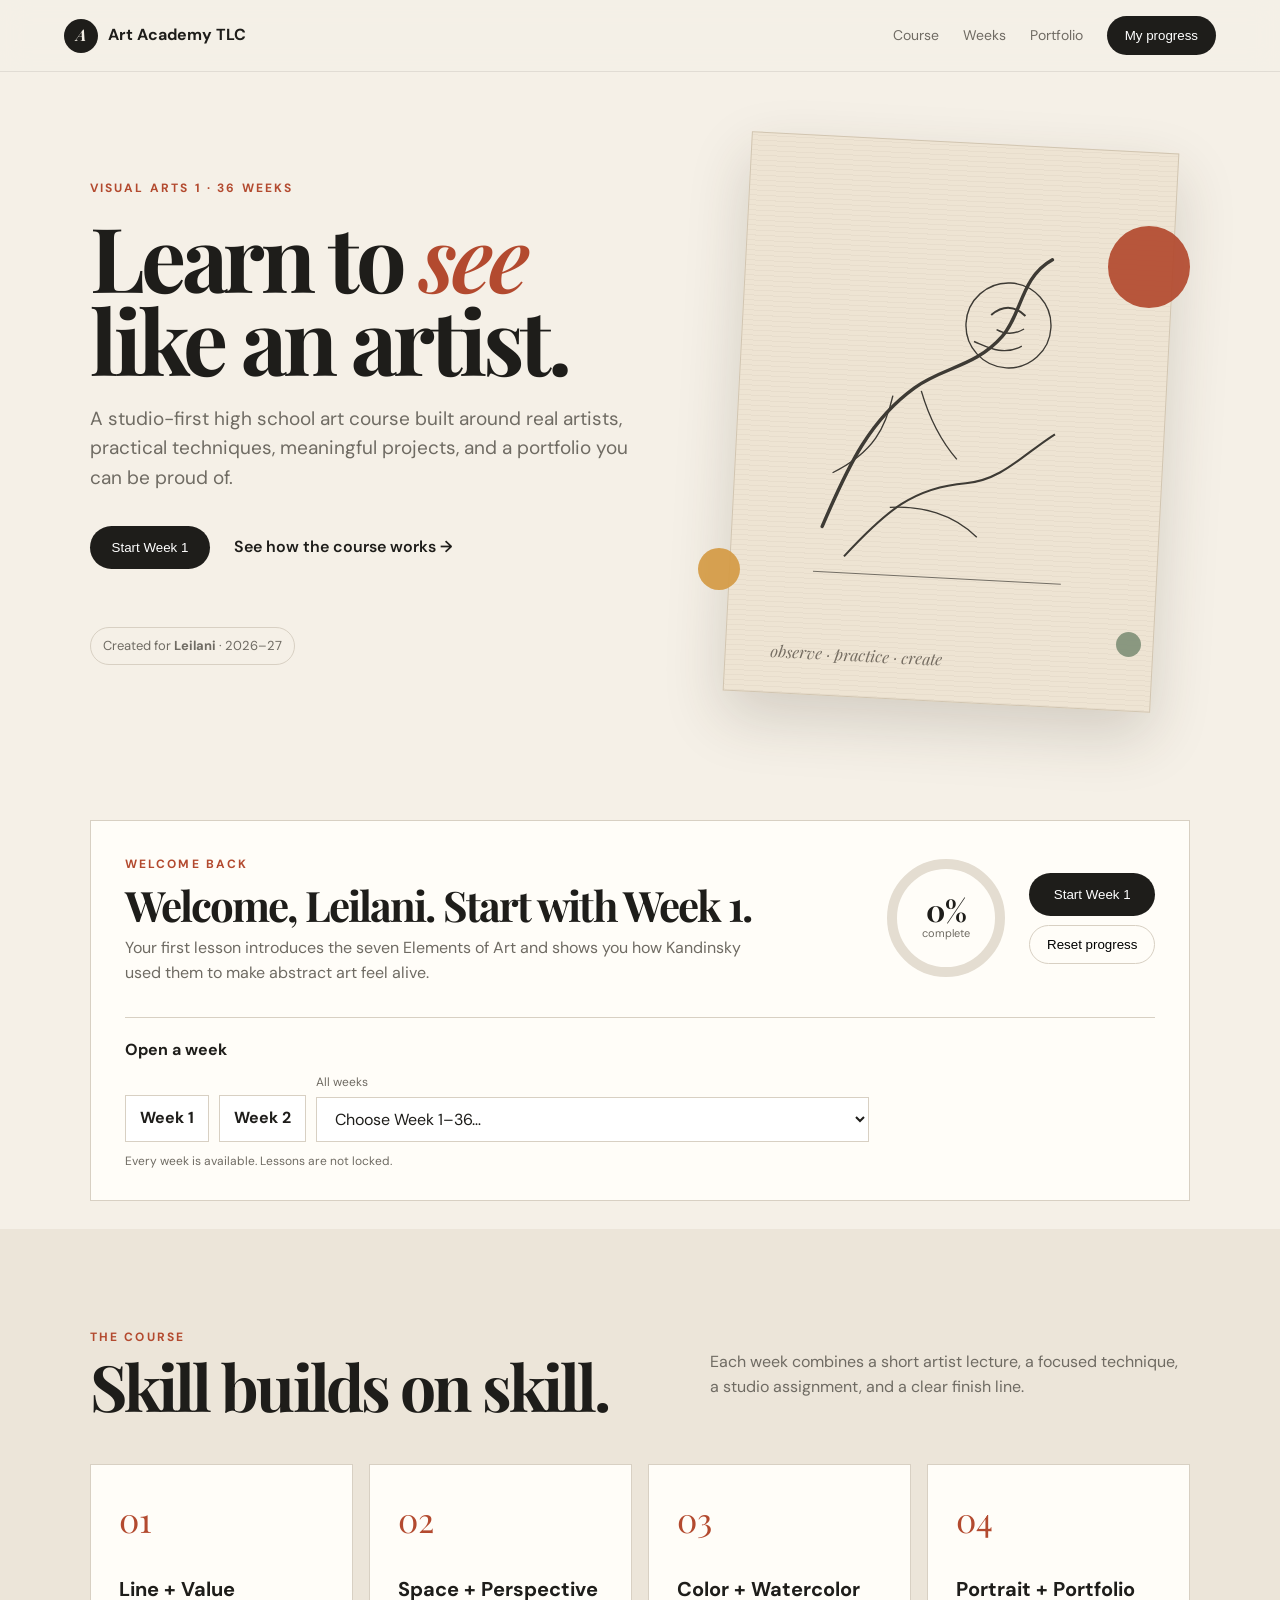
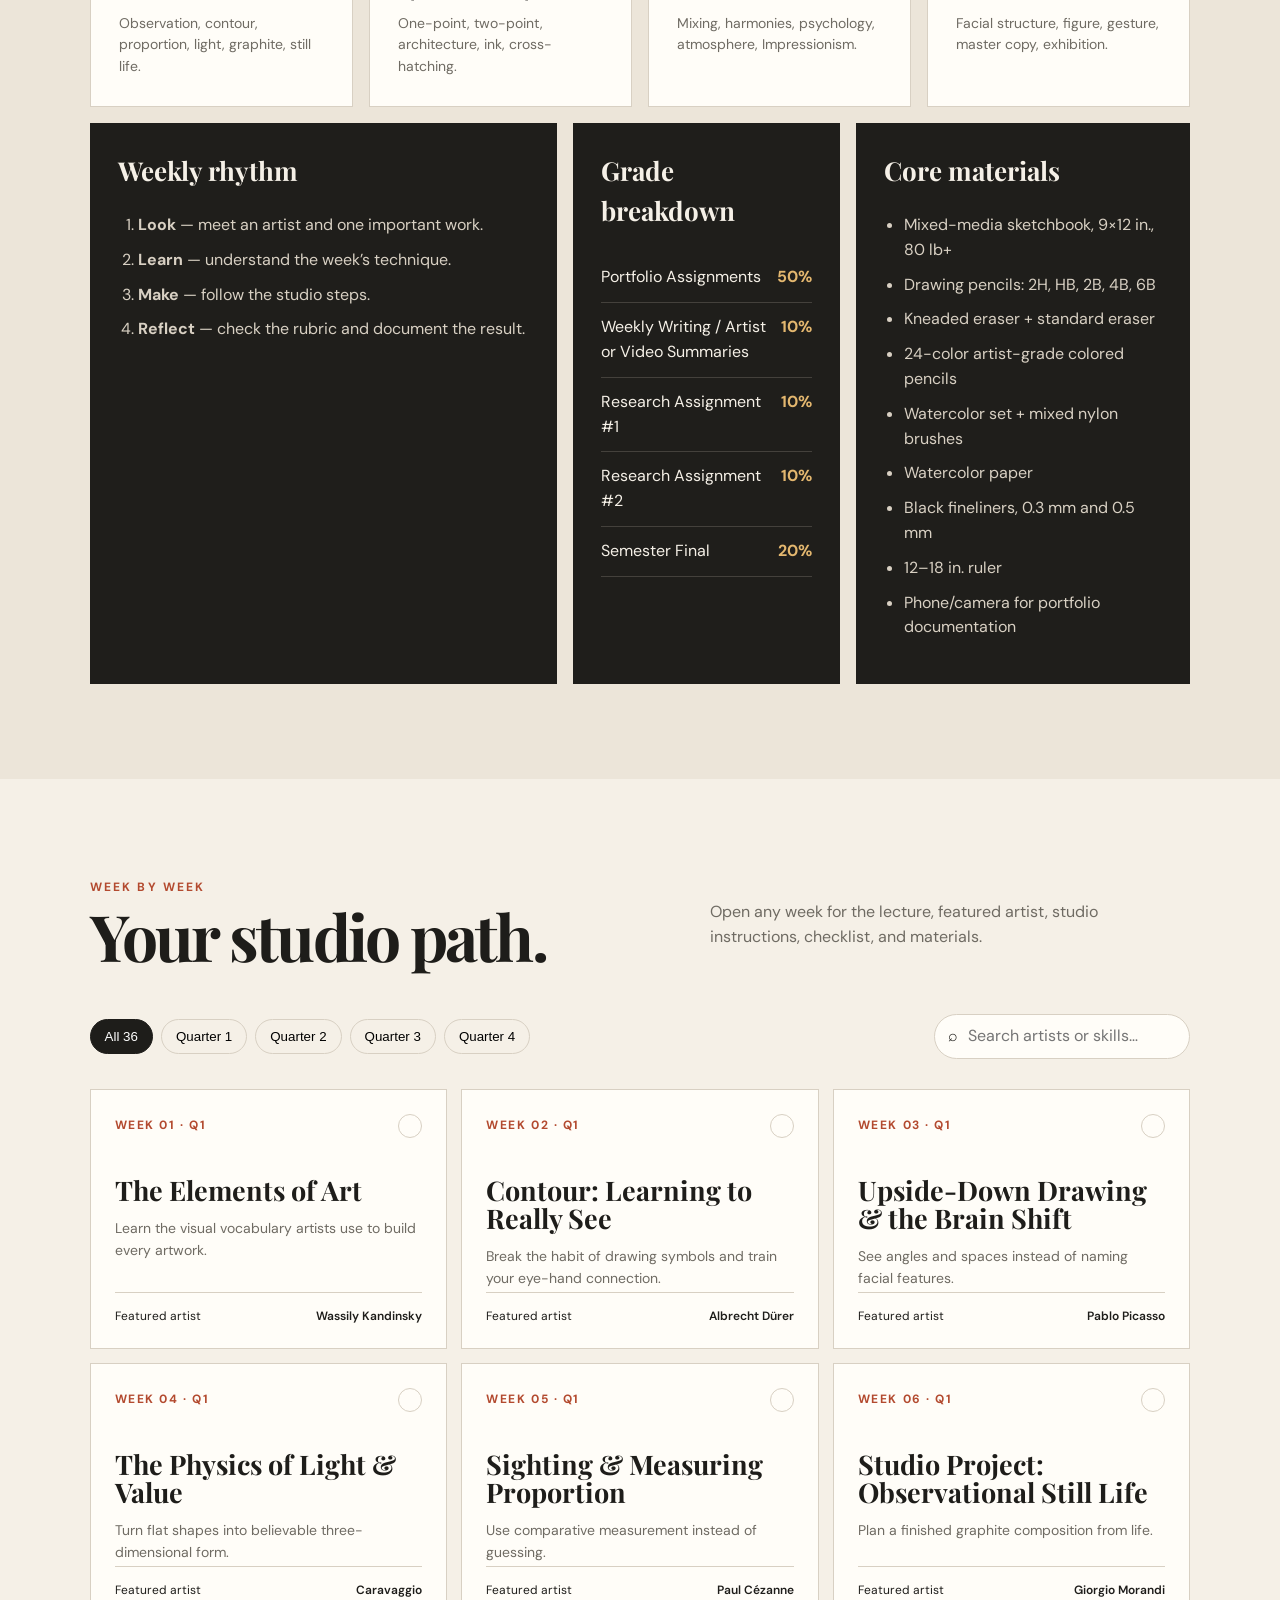
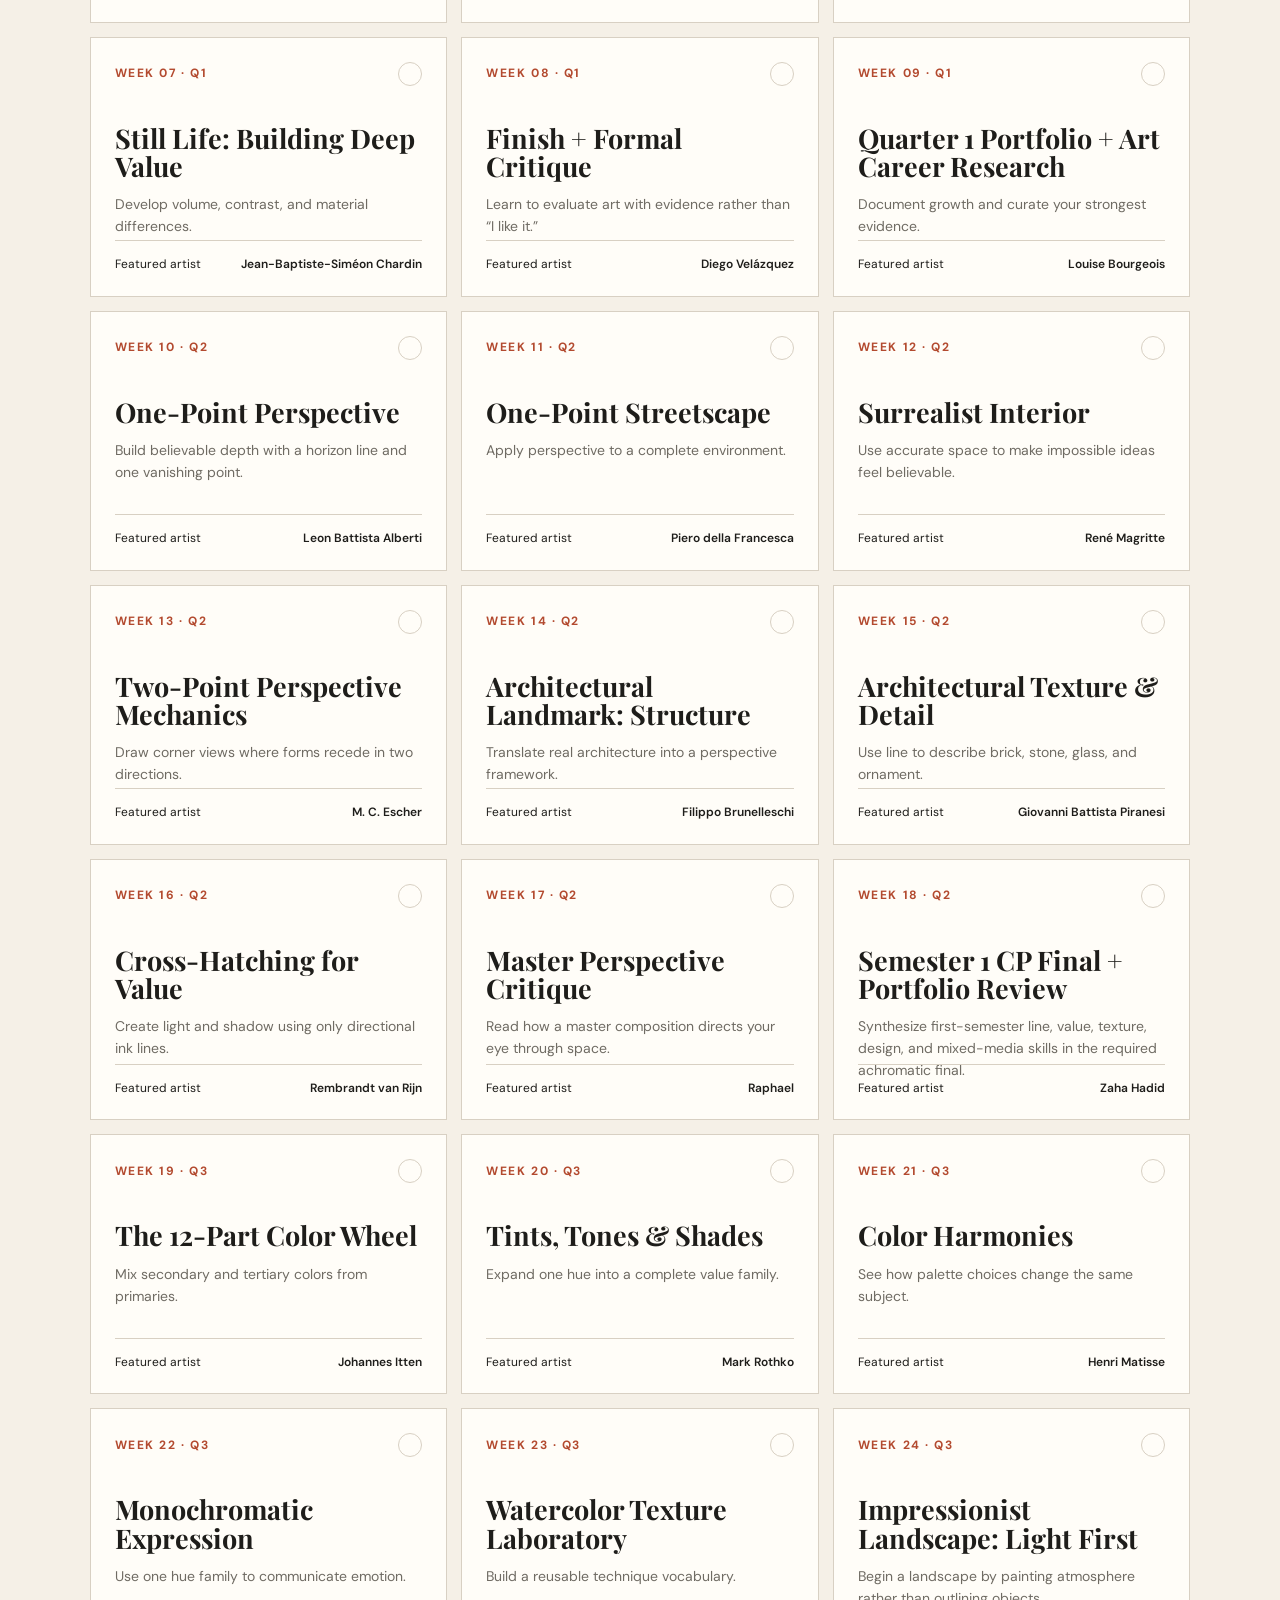
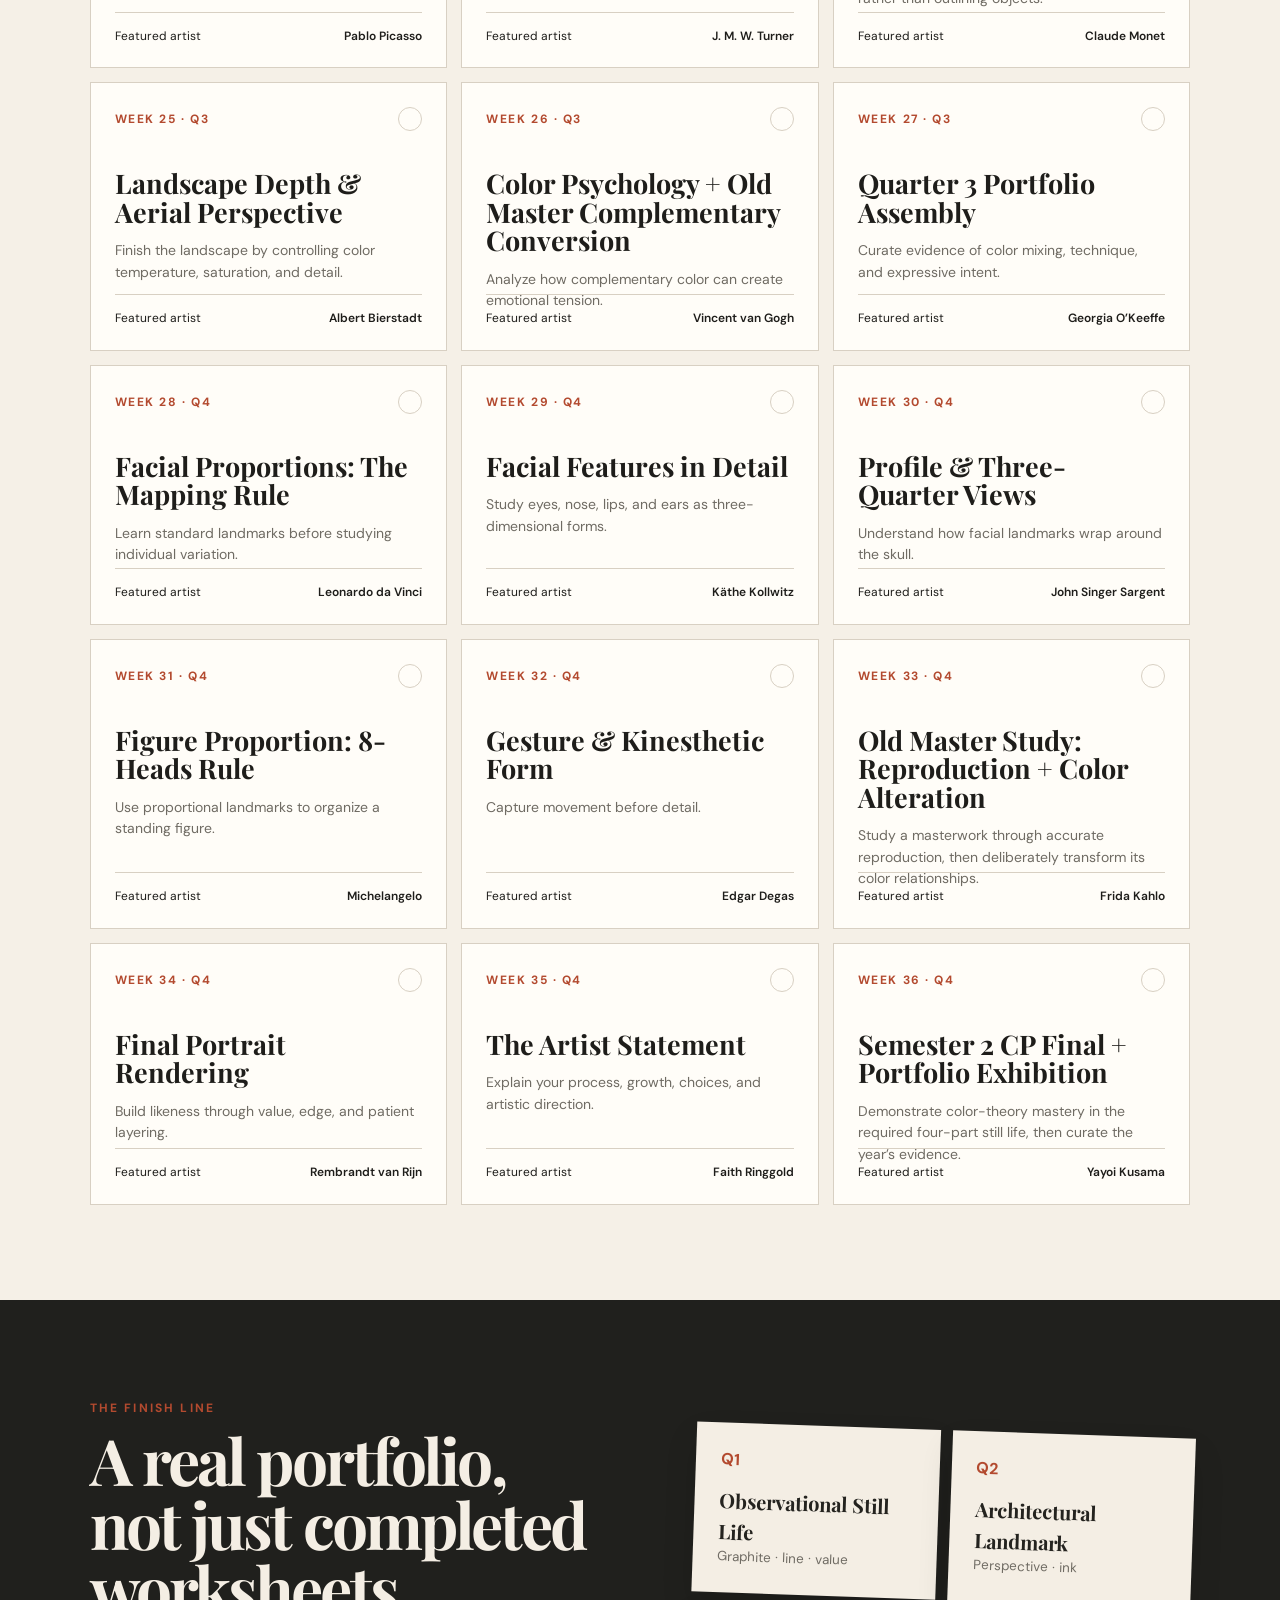
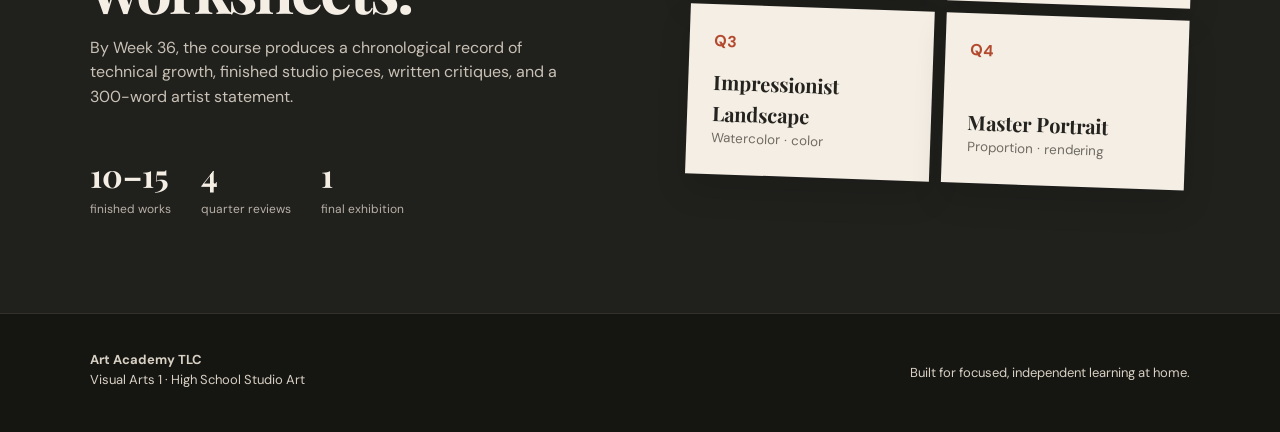
<file: index.html>
<!doctype html>
<html lang="en">
<head>
  <meta charset="utf-8">
  <meta name="viewport" content="width=device-width, initial-scale=1">
  <meta name="description" content="Art Academy TLC — a 36-week high school Visual Arts 1 studio course.">
  <title>Art Academy TLC</title>
  <link rel="preconnect" href="https://fonts.googleapis.com">
  <link rel="preconnect" href="https://fonts.gstatic.com" crossorigin>
  <link href="https://fonts.googleapis.com/css2?family=DM+Sans:wght@400;500;600;700&family=Playfair+Display:ital,wght@0,600;1,600&display=swap" rel="stylesheet">
  <link rel="stylesheet" href="styles.css?v=5">
</head>
<body>
  <header class="topbar">
    <a class="brand" href="#top" aria-label="Art Academy TLC home"><span class="brand-mark">A</span><span>Art Academy TLC</span></a>
    <nav aria-label="Primary navigation">
      <a href="#course">Course</a><a href="#weeks">Weeks</a><a href="#portfolio">Portfolio</a>
      <button id="progressBtn" class="pill-btn" type="button">My progress</button>
    </nav>
  </header>

  <main id="top">
    <section class="hero">
      <div class="hero-copy">
        <div class="eyebrow">VISUAL ARTS 1 · 36 WEEKS</div>
        <h1>Learn to <em>see</em><br>like an artist.</h1>
        <p>A studio-first high school art course built around real artists, practical techniques, meaningful projects, and a portfolio you can be proud of.</p>
        <div class="hero-actions">
          <button class="primary-btn" id="heroContinueBtn" type="button">Start Week 1</button>
          <a class="text-link" href="#course">See how the course works →</a>
        </div>
        <div class="student-chip">Created for <strong>Leilani</strong> · 2026–27</div>
      </div>
      <div class="hero-art" aria-hidden="true">
        <div class="paper">
          <svg viewBox="0 0 520 620" role="img">
            <path d="M80 472 C115 376,143 312,204 263 C245 230,291 228,328 181 C355 147,350 94,395 66" fill="none" stroke="currentColor" stroke-width="5" stroke-linecap="round"/>
            <path d="M114 514 C173 443,211 408,286 398 C338 391,368 351,412 320" fill="none" stroke="currentColor" stroke-width="3"/>
            <path d="M91 393 C150 360,165 322,173 276" fill="none" stroke="currentColor" stroke-width="2"/>
            <circle cx="336" cy="165" r="62" fill="none" stroke="currentColor" stroke-width="2"/>
            <path d="M287 191 C305 197,330 211,357 194" fill="none" stroke="currentColor" stroke-width="2"/>
            <path d="M310 151 Q335 128 360 150" fill="none" stroke="currentColor" stroke-width="3"/>
            <path d="M319 172 Q339 182 359 169" fill="none" stroke="currentColor" stroke-width="2"/>
            <path d="M214 267 C228 307 245 337 271 364" fill="none" stroke="currentColor" stroke-width="2"/>
            <path d="M177 439 C223 434 270 444 306 476" fill="none" stroke="currentColor" stroke-width="2"/>
            <path d="M70 538 H432" fill="none" stroke="currentColor" stroke-width="1"/>
          </svg>
          <span class="scribble">observe · practice · create</span>
        </div>
        <div class="paint-dot dot-a"></div><div class="paint-dot dot-b"></div><div class="paint-dot dot-c"></div>
      </div>
    </section>

    <section id="dashboard" class="section dashboard-section">
      <div class="dashboard-card">
        <div>
          <span class="eyebrow">WELCOME BACK</span>
          <h2 id="welcomeTitle">Ready for your next studio session?</h2>
          <p id="welcomeCopy">Your course progress is saved on this device. Continue where you left off, or jump to any week below.</p>
        </div>
        <div class="dashboard-progress">
          <div class="dashboard-ring"><strong id="dashboardPct">0%</strong><span>complete</span></div>
          <div class="dashboard-actions">
            <button id="continueBtn" class="primary-btn" type="button">Continue course</button>
            <button id="resetProgressBtn" class="ghost-btn" type="button">Reset progress</button>
          </div>
        </div>
        <div class="week-jump" aria-label="Open a course week">
          <strong>Open a week</strong>
          <div class="week-jump-actions">
            <button type="button" data-open-week="1">Week 1</button>
            <button type="button" data-open-week="2">Week 2</button>
            <label><span>All weeks</span><select id="weekSelect" aria-label="Choose any course week"></select></label>
          </div>
          <small>Every week is available. Lessons are not locked.</small>
        </div>
      </div>
    </section>

    <section id="course" class="section course-overview">
      <div class="section-heading">
        <div><span class="eyebrow">THE COURSE</span><h2>Skill builds on skill.</h2></div>
        <p>Each week combines a short artist lecture, a focused technique, a studio assignment, and a clear finish line.</p>
      </div>
      <div class="quarter-grid">
        <article><span>01</span><h3>Line + Value</h3><p>Observation, contour, proportion, light, graphite, still life.</p></article>
        <article><span>02</span><h3>Space + Perspective</h3><p>One-point, two-point, architecture, ink, cross-hatching.</p></article>
        <article><span>03</span><h3>Color + Watercolor</h3><p>Mixing, harmonies, psychology, atmosphere, Impressionism.</p></article>
        <article><span>04</span><h3>Portrait + Portfolio</h3><p>Facial structure, figure, gesture, master copy, exhibition.</p></article>
      </div>

      <div class="info-grid">
        <div class="info-card">
          <h3>Weekly rhythm</h3>
          <ol><li><strong>Look</strong> — meet an artist and one important work.</li><li><strong>Learn</strong> — understand the week’s technique.</li><li><strong>Make</strong> — follow the studio steps.</li><li><strong>Reflect</strong> — check the rubric and document the result.</li></ol>
        </div>
        <div class="info-card" id="gradingCard"><h3>Grade breakdown</h3><div id="grading"></div></div>
        <div class="info-card"><h3>Core materials</h3><ul id="materials"></ul></div>
      </div>
    </section>

    <section id="weeks" class="section weeks-section">
      <div class="section-heading">
        <div><span class="eyebrow">WEEK BY WEEK</span><h2>Your studio path.</h2></div>
        <p>Open any week for the lecture, featured artist, studio instructions, checklist, and materials.</p>
      </div>
      <div class="controls">
        <div class="tabs" role="tablist">
          <button class="tab active" data-quarter="all">All 36</button>
          <button class="tab" data-quarter="1">Quarter 1</button>
          <button class="tab" data-quarter="2">Quarter 2</button>
          <button class="tab" data-quarter="3">Quarter 3</button>
          <button class="tab" data-quarter="4">Quarter 4</button>
        </div>
        <label class="search"><span>⌕</span><input id="search" type="search" placeholder="Search artists or skills…"></label>
      </div>
      <div id="weekGrid" class="week-grid"></div>
    </section>

    <section id="portfolio" class="section portfolio-section">
      <div class="portfolio-copy">
        <span class="eyebrow">THE FINISH LINE</span>
        <h2>A real portfolio,<br>not just completed worksheets.</h2>
        <p>By Week 36, the course produces a chronological record of technical growth, finished studio pieces, written critiques, and a 300-word artist statement.</p>
        <div class="portfolio-stats"><div><strong>10–15</strong><span>finished works</span></div><div><strong>4</strong><span>quarter reviews</span></div><div><strong>1</strong><span>final exhibition</span></div></div>
      </div>
      <div class="portfolio-frame">
        <div class="mini-card"><span>Q1</span><b>Observational Still Life</b><small>Graphite · line · value</small></div>
        <div class="mini-card"><span>Q2</span><b>Architectural Landmark</b><small>Perspective · ink</small></div>
        <div class="mini-card"><span>Q3</span><b>Impressionist Landscape</b><small>Watercolor · color</small></div>
        <div class="mini-card"><span>Q4</span><b>Master Portrait</b><small>Proportion · rendering</small></div>
      </div>
    </section>
  </main>

  <footer><div><strong>Art Academy TLC</strong><span>Visual Arts 1 · High School Studio Art</span></div><p>Built for focused, independent learning at home.</p></footer>

  <dialog id="weekDialog">
    <button class="dialog-close" aria-label="Close" type="button">×</button>
    <div id="dialogContent"></div>
  </dialog>

  <dialog id="progressDialog">
    <button class="dialog-close progress-close" aria-label="Close" type="button">×</button>
    <div class="progress-panel">
      <span class="eyebrow">MY PROGRESS</span><h2>Studio tracker</h2>
      <p>Your checks are saved on this device.</p>
      <div class="progress-big"><strong id="progressPct">0%</strong><span>course complete</span></div>
      <div class="progress-bar"><i id="progressBar"></i></div>
      <div class="report-actions">
        <button id="printReportBtn" class="primary-btn" type="button">Print / Save progress report</button>
      </div>
      <div id="quarterSummary" class="quarter-summary"></div>
      <div id="progressList" class="progress-list"></div>
    </div>
  </dialog>

  <script src="app.js?v=5"></script>
  <script src="image-resilience.js?v=3"></script>
</body>
</html>
</file>
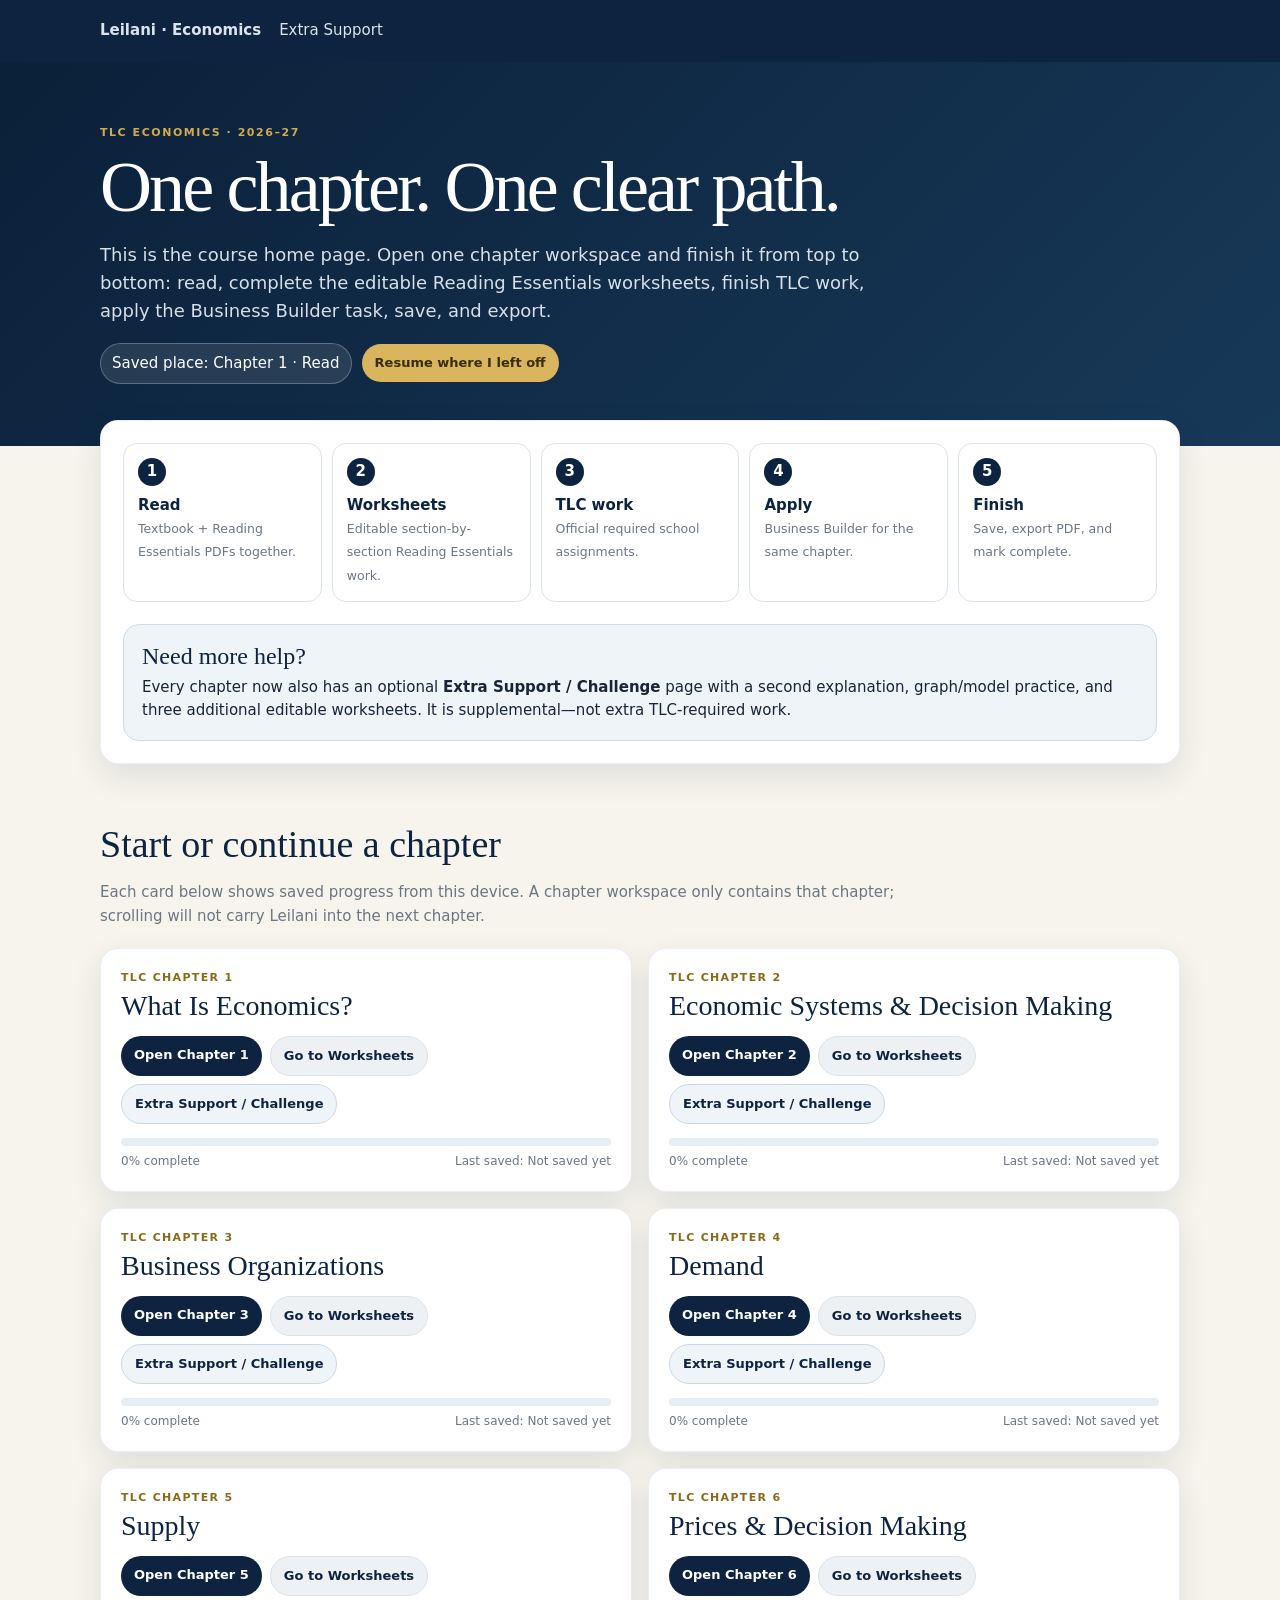
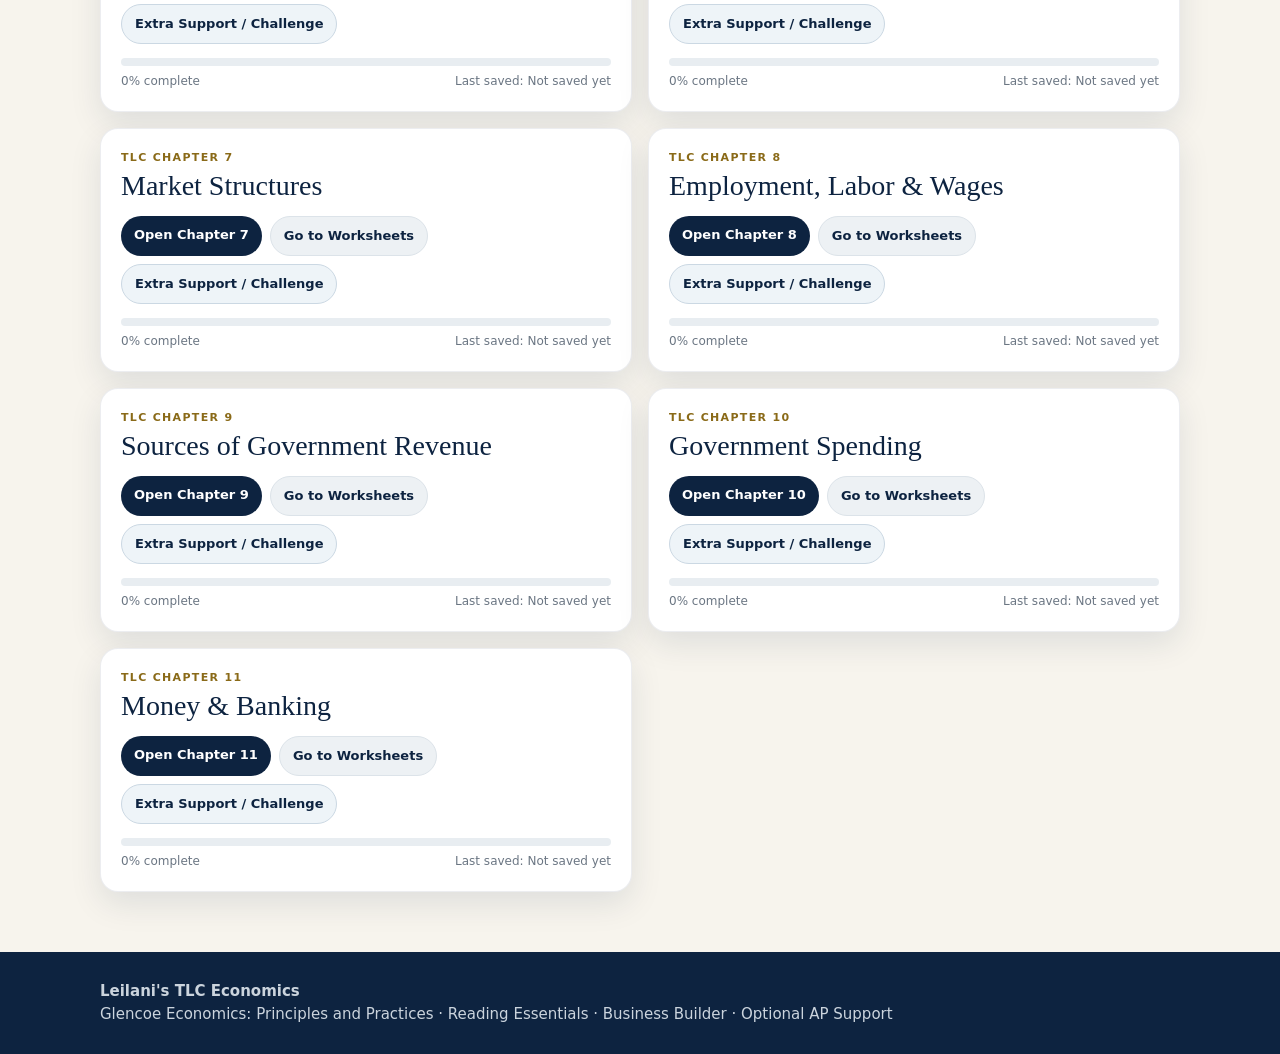
<file: microeconomics/index.html>
<!doctype html><html lang="en"><head><meta charset="utf-8"><meta name="viewport" content="width=device-width,initial-scale=1"><title>Leilani Economics</title><meta http-equiv="refresh" content="0; url=start.html"><script>location.replace('start.html');</script></head><body><p>Opening Leilani's Economics course… <a href="start.html">Continue</a></p></body></html>
</file>
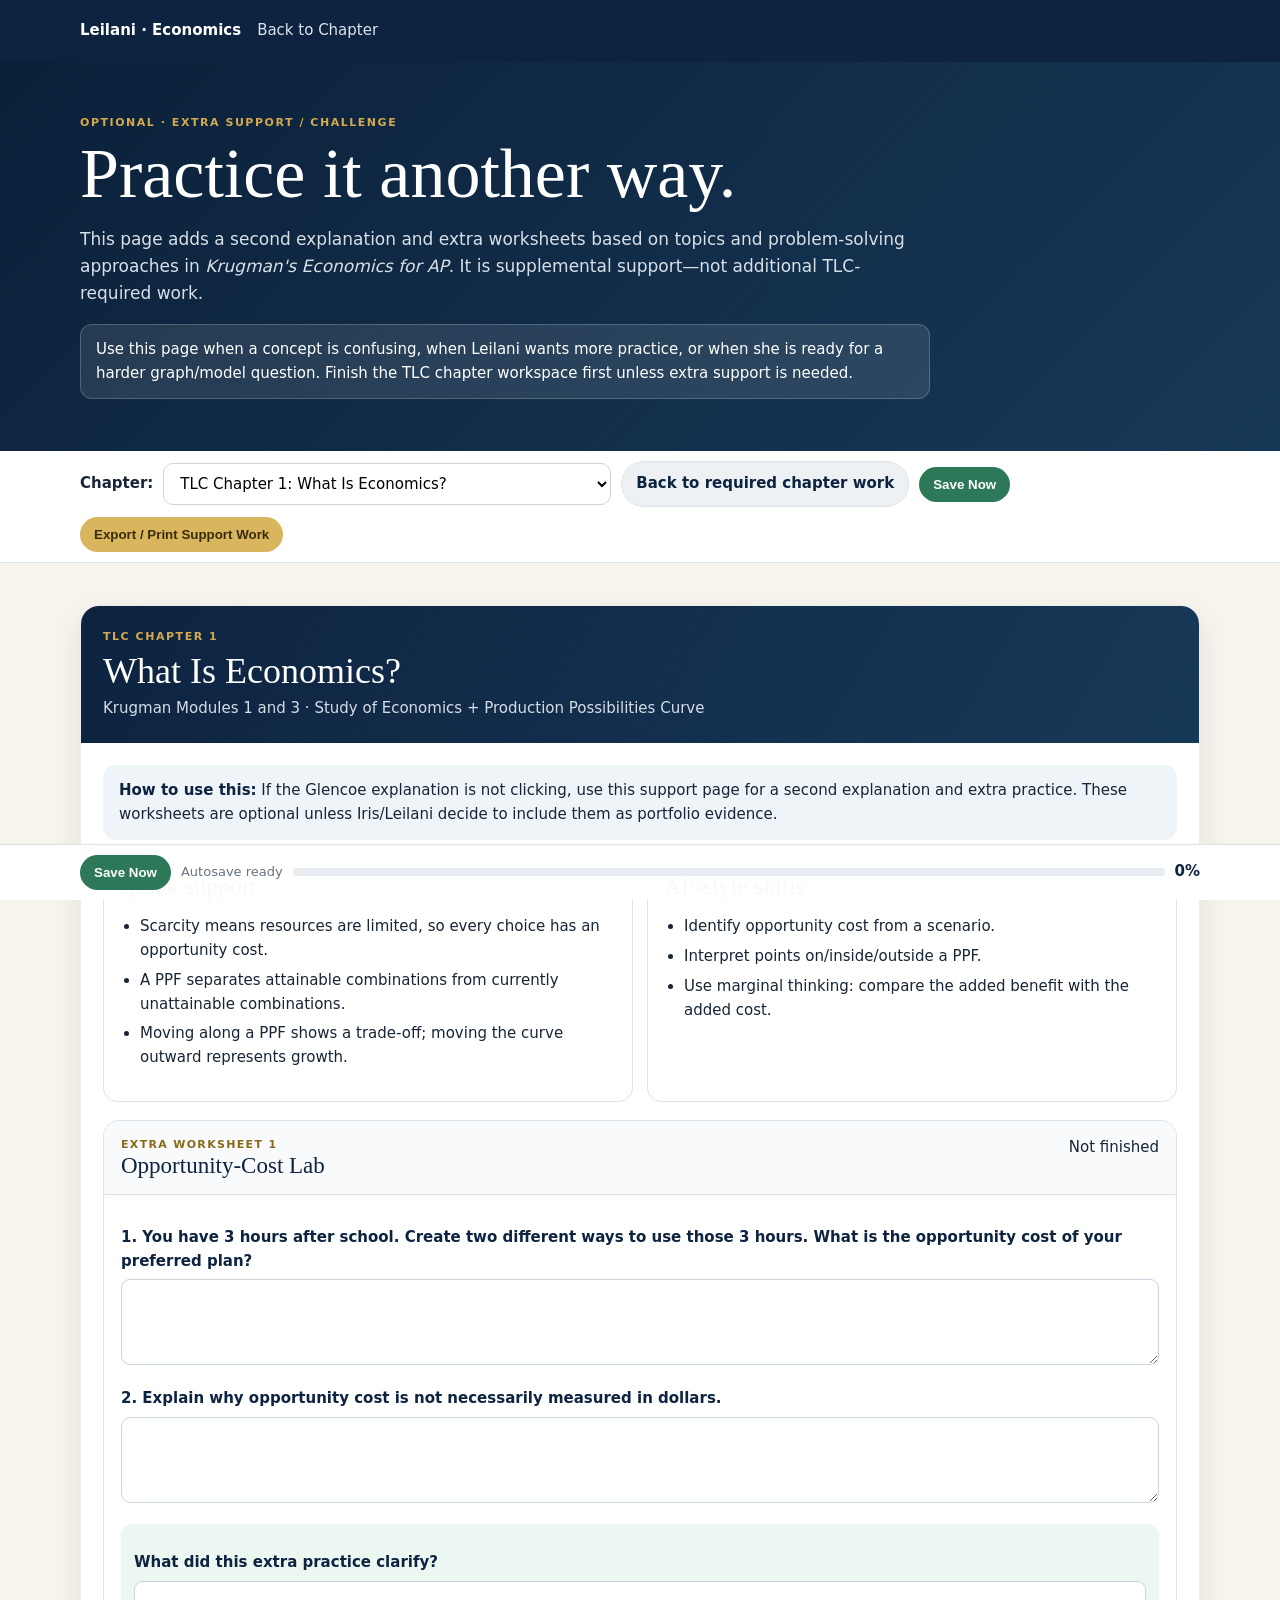
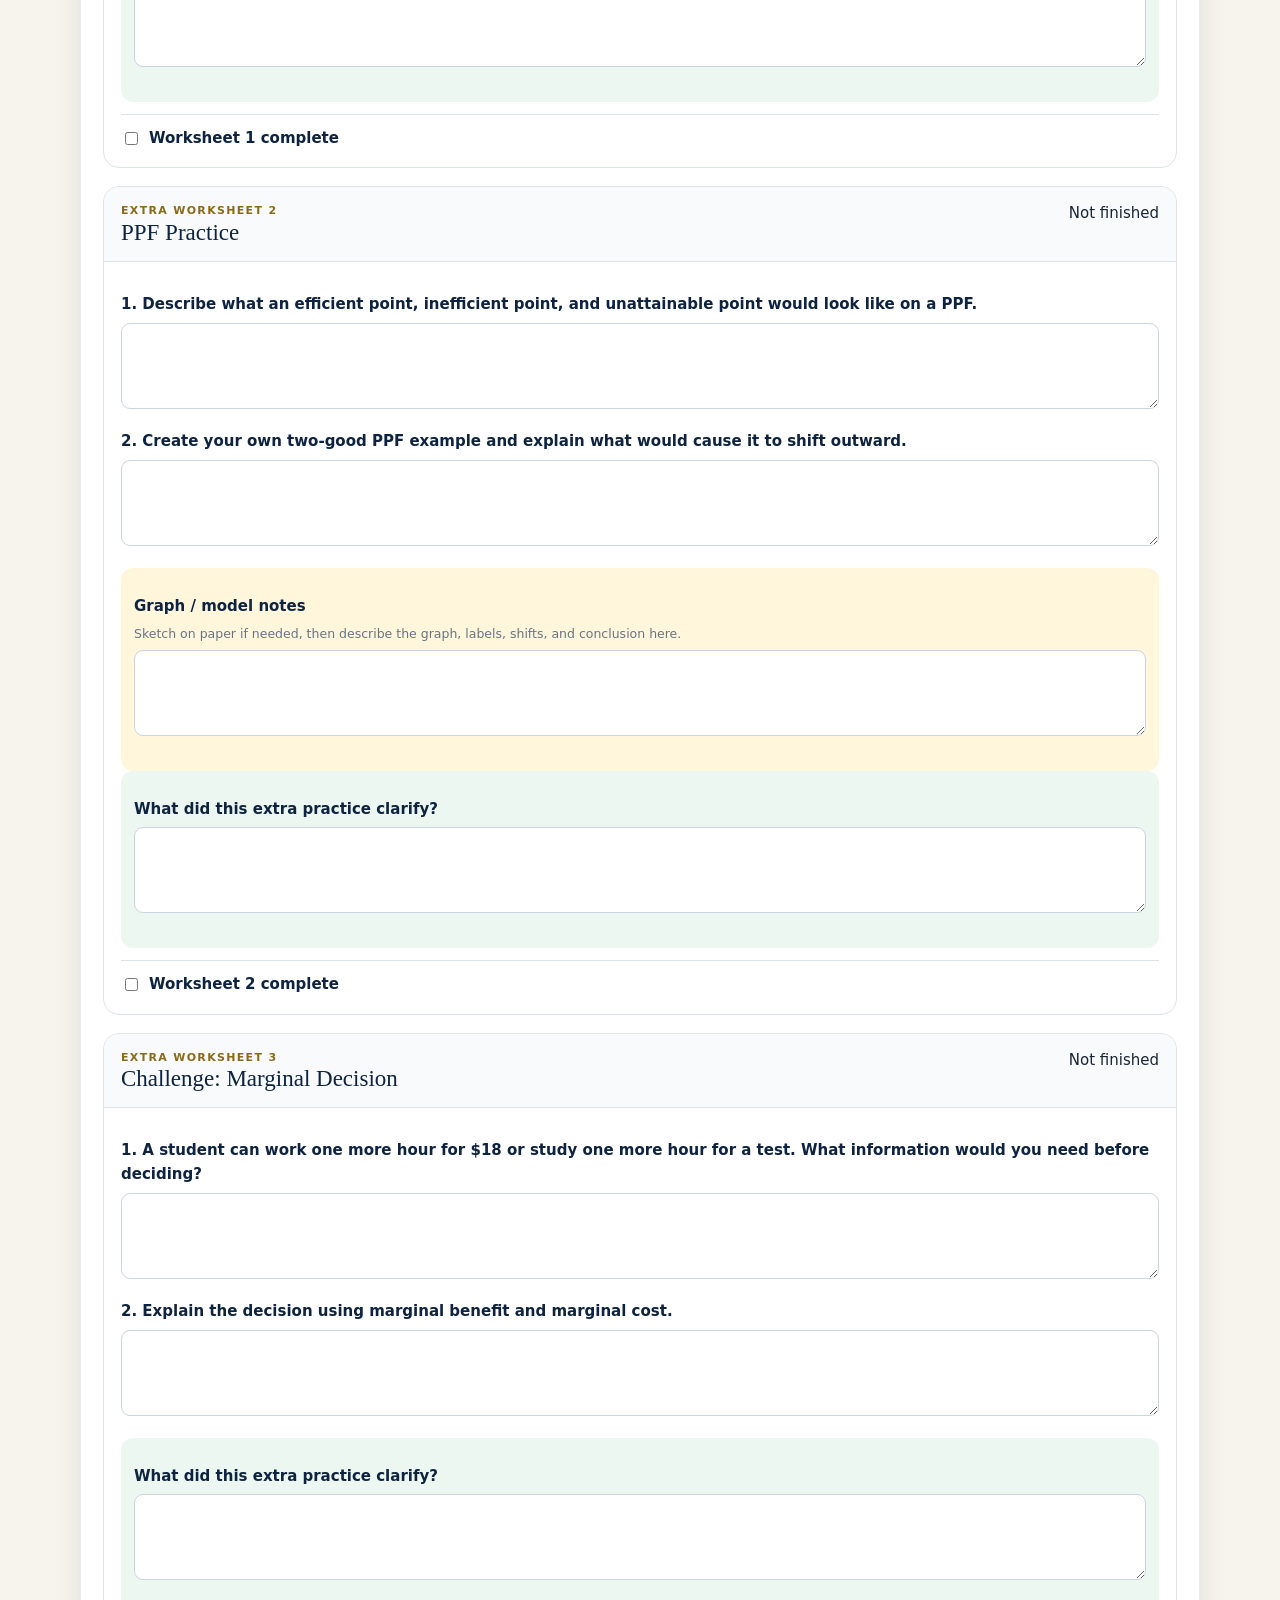
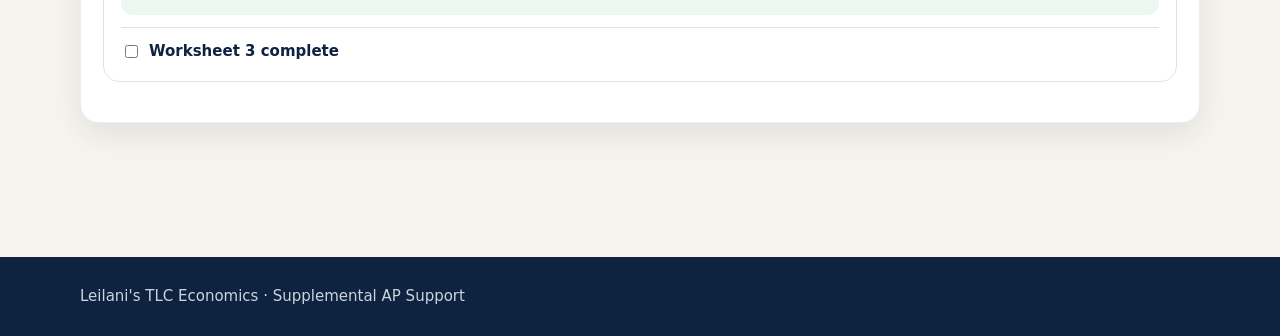
<file: microeconomics/ap-support.html>
<!doctype html><html lang="en"><head><meta charset="utf-8"><meta name="viewport" content="width=device-width,initial-scale=1"><title>Leilani Economics · Extra Support</title><style>:root{--n:#0d2340;--n2:#173958;--g:#d5a94e;--bg:#f7f4ed;--ink:#172536;--muted:#687483;--line:#dce3e9;--blue:#eef4f8;--green:#edf7f1;--gold:#fff6dc;--pink:#f8e9ee;--shadow:0 12px 30px rgba(13,35,64,.09)}*{box-sizing:border-box}html{scroll-behavior:smooth;scroll-padding-top:82px}body{margin:0;background:var(--bg);color:var(--ink);font:15px/1.58 system-ui,-apple-system,Segoe UI,sans-serif}.wrap{width:min(1120px,calc(100% - 28px));margin:auto}nav{position:sticky;top:0;z-index:20;background:var(--n);color:#fff}.nav{min-height:62px;display:flex;align-items:center;gap:16px}.nav a{color:#dce4eb;text-decoration:none}.brand{font-weight:900!important;color:#fff!important}.hero{background:linear-gradient(135deg,#0b2039,#173958);color:#fff;padding:52px 0}.eyebrow{color:var(--g);font-weight:900;letter-spacing:.14em;text-transform:uppercase;font-size:11px}h1{font:500 clamp(40px,6vw,70px)/1 Georgia,serif;margin:8px 0 14px}.hero p{max-width:850px;color:#d8e0e7;font-size:17px}.notice{margin-top:16px;background:rgba(255,255,255,.1);border:1px solid rgba(255,255,255,.2);padding:13px 15px;border-radius:12px;max-width:850px}.controls{position:sticky;top:62px;z-index:15;background:#fff;border-bottom:1px solid var(--line)}.controls .wrap{display:flex;gap:10px;align-items:center;flex-wrap:wrap;padding:10px 0}select{border:1px solid #cbd5de;border-radius:10px;padding:10px 12px;font:inherit;min-width:300px;background:#fff}.btn{border:0;border-radius:999px;padding:10px 14px;background:var(--n);color:#fff;font-weight:850;cursor:pointer;text-decoration:none;display:inline-block}.btn.alt{background:#edf1f4;color:var(--n);border:1px solid var(--line)}.btn.gold{background:#d9b65d;color:#392c0a}.btn.green{background:#2c7859}.section{padding:42px 0 0}.card{background:#fff;border:1px solid rgba(13,35,64,.08);border-radius:18px;box-shadow:var(--shadow)}.chapterHead{padding:22px;background:linear-gradient(120deg,var(--n),var(--n2));color:#fff;border-radius:18px 18px 0 0}.chapterHead h2{font:500 36px Georgia,serif;margin:5px 0}.chapterHead p{margin:0;color:#d5dde5}.body{padding:22px}.source{background:var(--blue);border-radius:13px;padding:14px 16px;margin-bottom:16px}.source b{color:var(--n)}.supportGrid{display:grid;grid-template-columns:1fr 1fr;gap:14px}.supportBox{border:1px solid var(--line);border-radius:14px;padding:16px}.supportBox h3{margin:0 0 8px;color:var(--n);font:500 24px Georgia,serif}.supportBox ul{padding-left:20px}.supportBox li{margin:6px 0}.sheet{margin:18px 0;border:1px solid var(--line);border-radius:16px;overflow:hidden;background:#fff}.sheetHead{padding:15px 17px;background:#f9fafb;border-bottom:1px solid var(--line);display:flex;justify-content:space-between;gap:12px}.sheetHead h3{margin:0;color:var(--n);font:500 23px Georgia,serif}.tag{font-size:11px;font-weight:900;text-transform:uppercase;letter-spacing:.12em;color:#8a6a18}.sheetBody{padding:17px}.prompt{margin:14px 0}.prompt label{display:block;font-weight:850;color:var(--n);margin-bottom:6px}.prompt small{display:block;color:var(--muted);margin-bottom:6px}textarea{width:100%;border:1px solid #cbd5de;border-radius:9px;padding:10px;font:inherit;background:#fff;min-height:86px;resize:vertical}.graph{background:var(--gold);border-radius:12px;padding:13px}.check{background:var(--green);border-radius:12px;padding:13px}.complete{display:flex;gap:8px;align-items:center;font-weight:800;color:var(--n);border-top:1px solid var(--line);padding-top:12px;margin-top:12px}.savebar{position:sticky;bottom:0;z-index:20;background:rgba(255,255,255,.97);border-top:1px solid var(--line);padding:10px 0;margin-top:28px}.savebar .wrap{display:flex;gap:10px;align-items:center;flex-wrap:wrap}.status{color:var(--muted);font-size:13px}.progress{height:8px;background:#e8edf1;border-radius:999px;overflow:hidden;flex:1;min-width:150px}.fill{height:100%;background:var(--g);width:0}.pct{font-weight:900;color:var(--n)}footer{margin-top:50px;background:var(--n);color:#cbd4dd;padding:28px 0}@media(max-width:820px){.supportGrid{grid-template-columns:1fr}.controls{position:static}select{width:100%;min-width:0}}@media print{nav,.hero,.controls,.savebar,footer,.buttons{display:none!important}body{background:#fff}.card{box-shadow:none}.sheet{break-inside:avoid}.wrap{width:100%}}</style></head><body><nav><div class="wrap nav"><a class="brand" href="start.html">Leilani · Economics</a><a id="backChapter" href="chapter.html?ch=1">Back to Chapter</a></div></nav><header class="hero"><div class="wrap"><div class="eyebrow">Optional · Extra Support / Challenge</div><h1>Practice it another way.</h1><p>This page adds a second explanation and extra worksheets based on topics and problem-solving approaches in <i>Krugman's Economics for AP</i>. It is supplemental support—not additional TLC-required work.</p><div class="notice">Use this page when a concept is confusing, when Leilani wants more practice, or when she is ready for a harder graph/model question. Finish the TLC chapter workspace first unless extra support is needed.</div></div></header><div class="controls"><div class="wrap"><label><b>Chapter:</b></label><select id="chapter"></select><a id="openChapter" class="btn alt">Back to required chapter work</a><button class="btn green" onclick="saveAll(true)">Save Now</button><button class="btn gold" onclick="window.print()">Export / Print Support Work</button></div></div><main class="section"><div class="wrap"><div class="card"><div class="chapterHead"><div class="eyebrow" id="chEyebrow"></div><h2 id="chTitle"></h2><p id="mapping"></p></div><div class="body"><div class="source" id="source"></div><div class="supportGrid"><div class="supportBox"><h3>Quick support</h3><ul id="supportList"></ul></div><div class="supportBox"><h3>AP-style skills</h3><ul id="skillList"></ul></div></div><div id="sheets"></div></div></div></div></main><div class="savebar"><div class="wrap"><button class="btn green" onclick="saveAll(true)">Save Now</button><span class="status" id="status">Autosave ready</span><div class="progress"><div class="fill" id="fill"></div></div><span class="pct" id="pct">0%</span></div></div><footer><div class="wrap">Leilani's TLC Economics · Supplemental AP Support</div></footer><script>
const D={
1:{t:'What Is Economics?',m:'Krugman Modules 1 and 3 · Study of Economics + Production Possibilities Curve',support:['Scarcity means resources are limited, so every choice has an opportunity cost.','A PPF separates attainable combinations from currently unattainable combinations.','Moving along a PPF shows a trade-off; moving the curve outward represents growth.'],skills:['Identify opportunity cost from a scenario.','Interpret points on/inside/outside a PPF.','Use marginal thinking: compare the added benefit with the added cost.'],s:[['Opportunity-Cost Lab',['You have 3 hours after school. Create two different ways to use those 3 hours. What is the opportunity cost of your preferred plan?','Explain why opportunity cost is not necessarily measured in dollars.']],['PPF Practice',['Describe what an efficient point, inefficient point, and unattainable point would look like on a PPF.','Create your own two-good PPF example and explain what would cause it to shift outward.']],['Challenge: Marginal Decision',['A student can work one more hour for $18 or study one more hour for a test. What information would you need before deciding?','Explain the decision using marginal benefit and marginal cost.']]]},
2:{t:'Economic Systems & Decision Making',m:'Krugman Module 1 · Economic systems, incentives, property rights, marginal analysis',support:['Economic systems differ in how decisions and resources are coordinated.','Property rights and incentives influence how people use scarce resources.','Markets rely heavily on prices and voluntary exchange, while command systems rely more on central decisions.'],skills:['Compare incentives under different systems.','Distinguish positive statements from normative judgments.','Evaluate trade-offs among efficiency, equity, freedom, and security.'],s:[['Systems Comparison',['Compare how a market economy and command economy would decide what to produce.','Which system gives consumers a stronger role in signaling what firms should produce? Explain.']],['Incentive Detective',['Give one example of a financial incentive and one nonfinancial incentive.','Explain how property rights can affect care of a resource.']],['Policy Trade-Off',['Choose two economic goals that can conflict. Describe one policy that improves one goal but may reduce the other.']]]},
3:{t:'Business Organizations',m:'Krugman Modules 52–53 · Profit and profit maximization (supplemental business decision support)',support:['Accounting profit and economic profit are not the same because economic profit includes opportunity costs.','A firm should compare added revenue with added cost when deciding whether to expand output.','Business structure changes liability and financing, while economic analysis helps evaluate operating decisions.'],skills:['Separate explicit and implicit costs.','Calculate revenue, cost, and profit from simple data.','Use marginal analysis for a business decision.'],s:[['Profit Basics',['List three explicit costs for the business project.','List one implicit cost or opportunity cost.','If monthly revenue is $2,000 and explicit costs are $1,300, what is accounting profit?']],['Expansion Decision',['Suppose producing one more unit adds $25 in revenue and $18 in cost. Should the firm produce it? Explain.','What if added cost rises to $29?']],['Ownership + Economics',['Explain how limited liability might affect willingness to take business risk.','Describe one financing advantage a corporation can have over a sole proprietorship.']]]},
4:{t:'Demand',m:'Krugman Modules 5, 46–48 · Demand, elasticity, income/substitution effects',support:['A movement along a demand curve comes from a price change; a shift comes from another determinant.','Elasticity measures responsiveness, not simply whether demand rises or falls.','Substitutes, necessity, share of budget, and time affect elasticity.'],skills:['Distinguish a shift from movement along the curve.','Predict effects of income, tastes, substitutes, and complements.','Reason about elastic vs. inelastic demand.'],s:[['Demand Shift Sort',['For each factor—income, tastes, price of a substitute, own price—state whether it shifts demand or causes movement along the curve.','Create one example where demand shifts right and one where it shifts left.']],['Elasticity Practice',['Which is likely more elastic: insulin or restaurant meals? Explain using substitutes and necessity.','Why can demand become more elastic over time?']],['Customer Demand',['For the Business Builder product, list three factors that could shift customer demand.','What evidence could Leilani collect to estimate willingness to pay?']]]},
5:{t:'Supply',m:'Krugman Modules 54–56 and 52–53 · Production, costs, profit',support:['The production function links inputs to output.','Diminishing marginal returns can make marginal cost rise as output expands.','Fixed costs do not change with output in the short run; variable costs do.'],skills:['Classify fixed and variable costs.','Explain diminishing marginal returns.','Compare total, average, and marginal cost conceptually.'],s:[['Cost Sort',['List five likely costs for the business and label each fixed or variable.','Which cost would increase most directly with each additional unit sold?']],['Production Practice',['Give an example of diminishing marginal returns in a small business.','Why might adding another worker eventually increase output by less than the previous worker did?']],['Profit Decision',['Suppose price is $15, variable cost per unit is $8, and fixed cost is $280. How many units must contribute $7 each to cover fixed cost?','Explain why fixed cost matters for total profit even though it does not determine whether one additional unit should be produced.']]]},
6:{t:'Prices & Decision Making',m:'Krugman Modules 6–9 · Equilibrium, shifts, price controls, quantity controls',support:['Equilibrium occurs where quantity supplied equals quantity demanded.','A price below equilibrium creates shortage pressure; above equilibrium creates surplus pressure.','Price ceilings and floors can prevent markets from reaching equilibrium.'],skills:['Analyze shortage and surplus.','Predict a new equilibrium after a supply/demand shift.','Explain effects of binding price ceilings and floors.'],s:[['Equilibrium Story',['Describe what happens when market price is below equilibrium.','Describe what happens when market price is above equilibrium.']],['Shift Challenge',['Demand increases while supply stays constant. Predict the direction of equilibrium price and quantity.','Supply decreases while demand stays constant. Predict the direction of equilibrium price and quantity.']],['Price-Control Worksheet',['Give one real-world example of a price ceiling or price floor.','Explain the likely shortage/surplus effect if the control is binding.']]]},
7:{t:'Market Structures',m:'Krugman Modules 57–68 and 74–77 · Market structures, externalities, competition policy',support:['Market structure depends on number of firms, product differentiation, and barriers to entry.','Oligopoly creates strategic interdependence because firms react to one another.','Externalities create a gap between private and social costs or benefits.'],skills:['Classify industries by market structure.','Recognize barriers to entry and market power.','Analyze externalities and public policy responses.'],s:[['Market-Structure Match',['Choose four real industries and classify each as perfect competition, monopolistic competition, oligopoly, or monopoly. Defend each choice.','Which classification is hardest to make? Why?']],['Externality Worksheet',['Give one negative externality and identify the private vs. social cost.','Give one positive externality and identify a policy that could encourage it.']],['Competition Challenge',['Why can oligopoly firms care about competitors reactions more than perfectly competitive firms do?','Give one reason government might regulate a natural monopoly.']]]},
8:{t:'Employment, Labor & Wages',m:'Krugman Modules 69, 71, and 73 · Factor demand, labor market, income distribution',support:['Demand for labor is derived from demand for the goods and services workers help produce.','Wages are influenced by labor supply, labor demand, productivity, skills, and market power.','Changes in skills, technology, and product demand can shift labor demand.'],skills:['Interpret labor supply and demand.','Explain derived demand for workers.','Analyze causes of wage differences.'],s:[['Derived-Demand Practice',['If demand for a company product rises strongly, what may happen to demand for its workers? Explain.','Give one example where technology could increase demand for one type of worker while reducing demand for another.']],['Wage Factors',['List four reasons two jobs may pay different wages.','How can education or training affect a worker productivity and wage?']],['Business Staffing',['For the Business Builder, choose one role and explain what would shift demand for that worker.','Would the role be easier to hire for if labor supply increased? Explain.']]]},
9:{t:'Sources of Government Revenue',m:'Krugman Module 50 · Tax incidence and efficiency; Module 20 · taxes in fiscal policy',support:['The legal payer of a tax is not always the person who bears the economic burden.','Tax incidence depends partly on relative elasticities of supply and demand.','Taxes can raise revenue while also changing incentives and reducing some mutually beneficial trades.'],skills:['Explain tax incidence.','Connect elasticity to tax burden.','Distinguish revenue effects from efficiency effects.'],s:[['Who Bears the Tax?',['If consumers have very inelastic demand and producers have more elastic supply, who is likely to bear more of a tax burden? Explain.','Why does the side of the market with fewer alternatives tend to bear more burden?']],['Tax Trade-Off',['Name one benefit of taxation and one possible economic cost.','Explain why raising a tax rate does not automatically tell you exactly how much revenue will rise.']],['Business Tax Worksheet',['Identify one tax that could affect the Business Builder.','Would the tax be more likely absorbed by the firm, passed to customers, or shared? Explain what would affect that outcome.']]]},
10:{t:'Government Spending',m:'Krugman Modules 20–21 and 30 · Fiscal policy, multiplier, deficits, public debt',support:['Government purchases, taxes, transfers, and borrowing all affect the economy differently.','Expansionary fiscal policy aims to increase aggregate demand; contractionary policy aims to reduce it.','Persistent deficits add to public debt, which creates longer-run trade-offs.'],skills:['Distinguish spending, transfers, and taxes.','Explain expansionary vs. contractionary fiscal policy.','Connect deficits to public debt.'],s:[['Fiscal-Policy Sort',['Classify each as expansionary or contractionary: higher government purchases, lower taxes, lower government purchases, higher taxes.','Explain how each could affect total spending.']],['Deficit vs. Debt',['Explain the difference between a budget deficit and national debt.','If the government runs a deficit this year, what happens to debt, all else equal?']],['Multiplier Thinking',['Why can an initial increase in spending create additional rounds of spending?','What factors might make the total effect smaller than a simple textbook multiplier suggests?']]]},
11:{t:'Money & Banking',m:'Krugman Modules 23 and 25–27 · Money, banking, money creation, Federal Reserve',support:['Money serves as a medium of exchange, store of value, and unit/measure of value.','Banks accept deposits and make loans; bank runs are a key reason financial regulation and deposit insurance matter.','Central banks influence monetary conditions through policy tools and the banking system.'],skills:['Distinguish money from other financial assets.','Explain the basic role of banks and reserves.','Connect bank runs, deposit insurance, and confidence.'],s:[['Functions of Money',['For each function of money, give a real example.','Why is a checking-account balance money while a house is usually not counted as money?']],['Banking Support',['Explain why banks do not simply store every deposited dollar in cash.','Describe why a widespread bank run can be dangerous to the banking system.','How does deposit insurance help reduce panic?']],['Money & Business',['Choose two payment methods the Business Builder could accept and compare cost, speed, and customer convenience.','Explain one reason a business should keep emergency cash or liquid reserves.']]]}}
;
const titles=Object.values(D).map(x=>x.t),sel=document.getElementById('chapter');titles.forEach((t,i)=>{const o=document.createElement('option');o.value=i+1;o.textContent=`TLC Chapter ${i+1}: ${t}`;sel.appendChild(o)});let ch=Math.min(11,Math.max(1,parseInt(new URLSearchParams(location.search).get('ch')||localStorage.getItem('lei-ap-support-ch')||'1')));sel.value=ch;sel.onchange=()=>{saveAll(false);ch=+sel.value;localStorage.setItem('lei-ap-support-ch',String(ch));render()};function render(){const d=D[ch],p=`lei-ap-support-ch${ch}-`;document.getElementById('chEyebrow').textContent=`TLC Chapter ${ch}`;document.getElementById('chTitle').textContent=d.t;document.getElementById('mapping').textContent=d.m;document.getElementById('source').innerHTML=`<b>How to use this:</b> If the Glencoe explanation is not clicking, use this support page for a second explanation and extra practice. These worksheets are optional unless Iris/Leilani decide to include them as portfolio evidence.`;document.getElementById('supportList').innerHTML=d.support.map(x=>`<li>${x}</li>`).join('');document.getElementById('skillList').innerHTML=d.skills.map(x=>`<li>${x}</li>`).join('');document.getElementById('sheets').innerHTML=d.s.map((s,si)=>`<article class="sheet"><div class="sheetHead"><div><div class="tag">Extra worksheet ${si+1}</div><h3>${s[0]}</h3></div><span id="tag${si}">Not finished</span></div><div class="sheetBody">${s[1].map((q,i)=>`<div class="prompt"><label>${i+1}. ${q}</label><textarea data-key="s${si}-q${i}"></textarea></div>`).join('')}${si===1?`<div class="graph"><div class="prompt"><label>Graph / model notes</label><small>Sketch on paper if needed, then describe the graph, labels, shifts, and conclusion here.</small><textarea data-key="s${si}-graph"></textarea></div></div>`:''}<div class="check"><div class="prompt"><label>What did this extra practice clarify?</label><textarea data-key="s${si}-clarify"></textarea></div></div><label class="complete"><input type="checkbox" data-done="${si}"> Worksheet ${si+1} complete</label></div></article>`).join('');document.getElementById('openChapter').href=`chapter.html?ch=${ch}#read`;document.getElementById('backChapter').href=`chapter.html?ch=${ch}`;document.querySelectorAll('[data-key]').forEach(el=>el.value=localStorage.getItem(p+el.dataset.key)||'');document.querySelectorAll('[data-done]').forEach(el=>{el.checked=localStorage.getItem(p+'done-'+el.dataset.done)==='1';document.getElementById('tag'+el.dataset.done).textContent=el.checked?'Complete ✓':'Not finished'});const sv=localStorage.getItem(p+'saved');document.getElementById('status').textContent=sv?`Last saved at ${sv}`:'Autosave ready';updateProgress()}
function saveAll(show){const p=`lei-ap-support-ch${ch}-`;document.querySelectorAll('[data-key]').forEach(el=>localStorage.setItem(p+el.dataset.key,el.value));document.querySelectorAll('[data-done]').forEach(el=>{localStorage.setItem(p+'done-'+el.dataset.done,el.checked?'1':'0');document.getElementById('tag'+el.dataset.done).textContent=el.checked?'Complete ✓':'Not finished'});const t=new Date().toLocaleTimeString([], {hour:'numeric',minute:'2-digit'});localStorage.setItem(p+'saved',t);document.getElementById('status').textContent=`Saved at ${t}${show?' ✓':''}`;updateProgress()}
function updateProgress(){const f=[...document.querySelectorAll('[data-key]')],c=[...document.querySelectorAll('[data-done]')],done=f.filter(x=>x.value.trim()).length+c.filter(x=>x.checked).length,total=f.length+c.length,pct=total?Math.round(done/total*100):0;document.getElementById('fill').style.width=pct+'%';document.getElementById('pct').textContent=pct+'%'}document.addEventListener('input',e=>{if(e.target.matches('[data-key]')){clearTimeout(window._s);window._s=setTimeout(()=>saveAll(false),350)}});document.addEventListener('change',e=>{if(e.target.matches('[data-done]'))saveAll(false)});render();
</script></body></html>
</file>
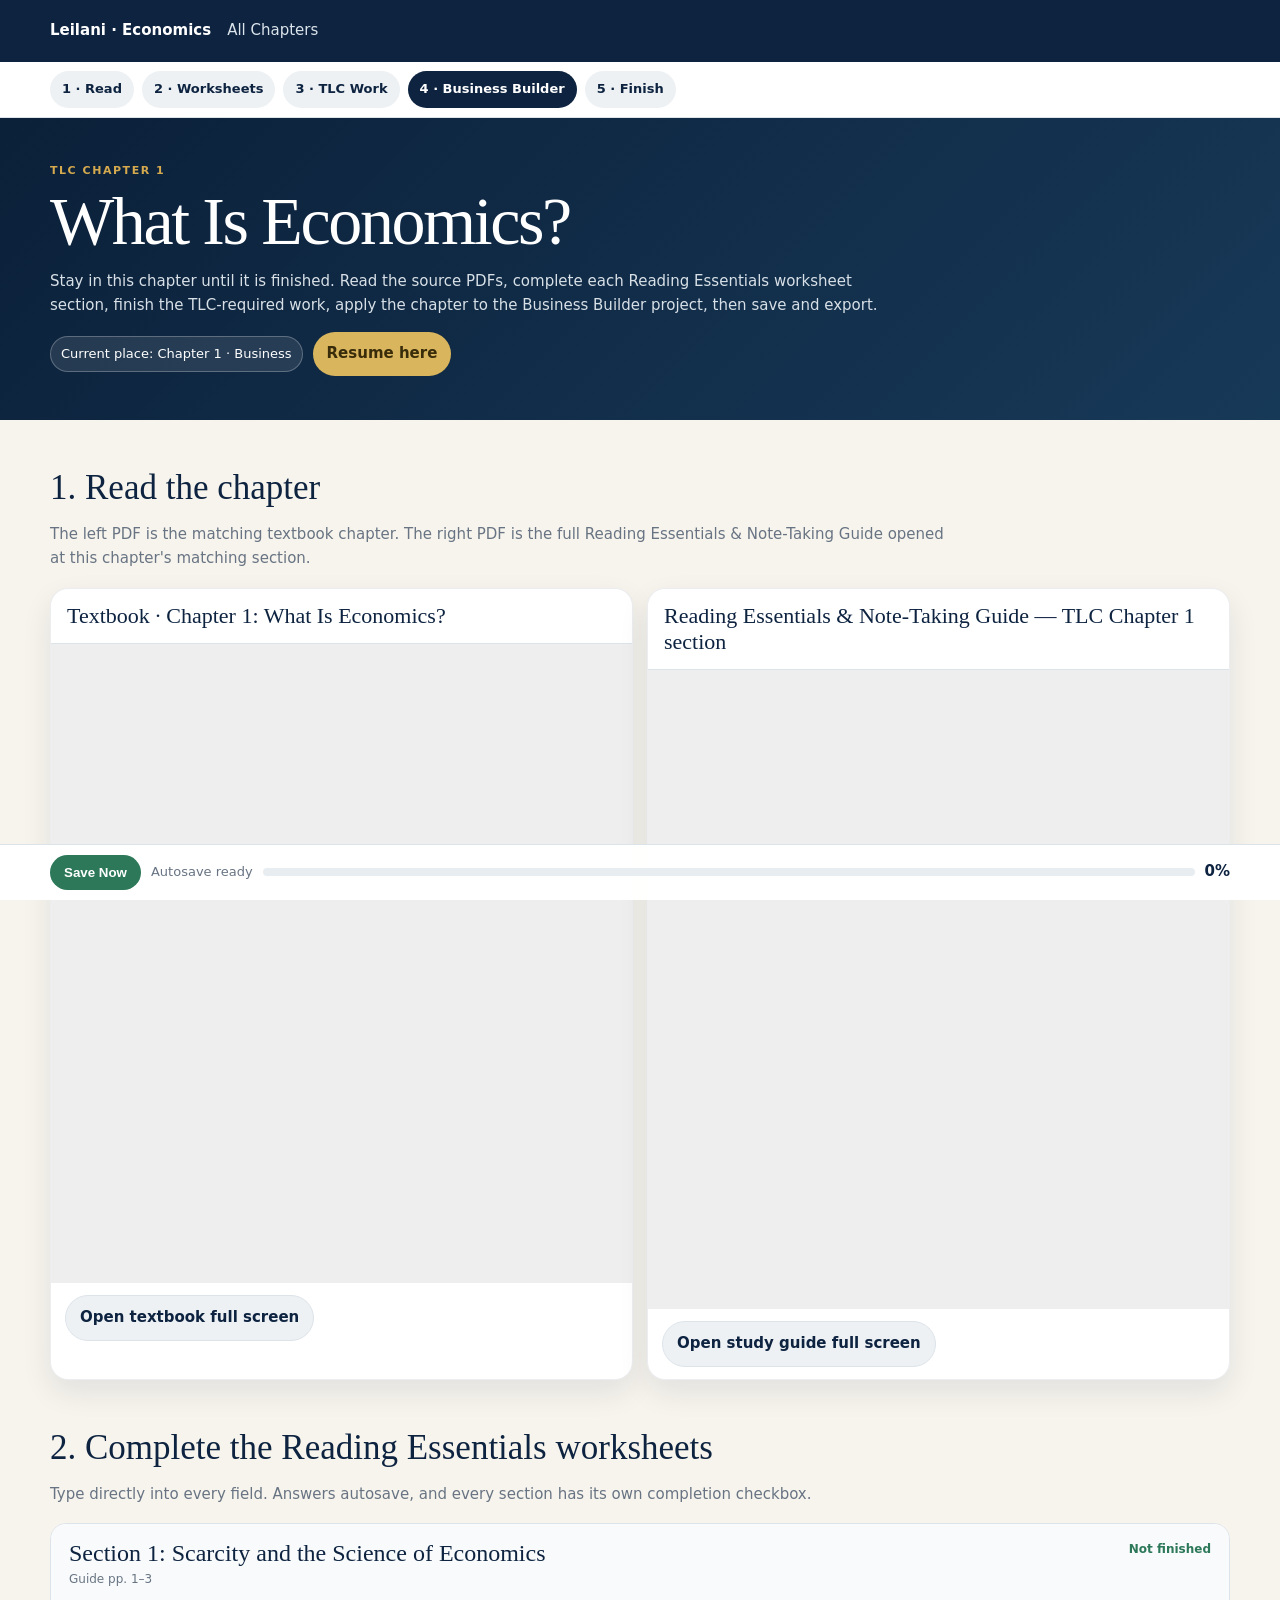
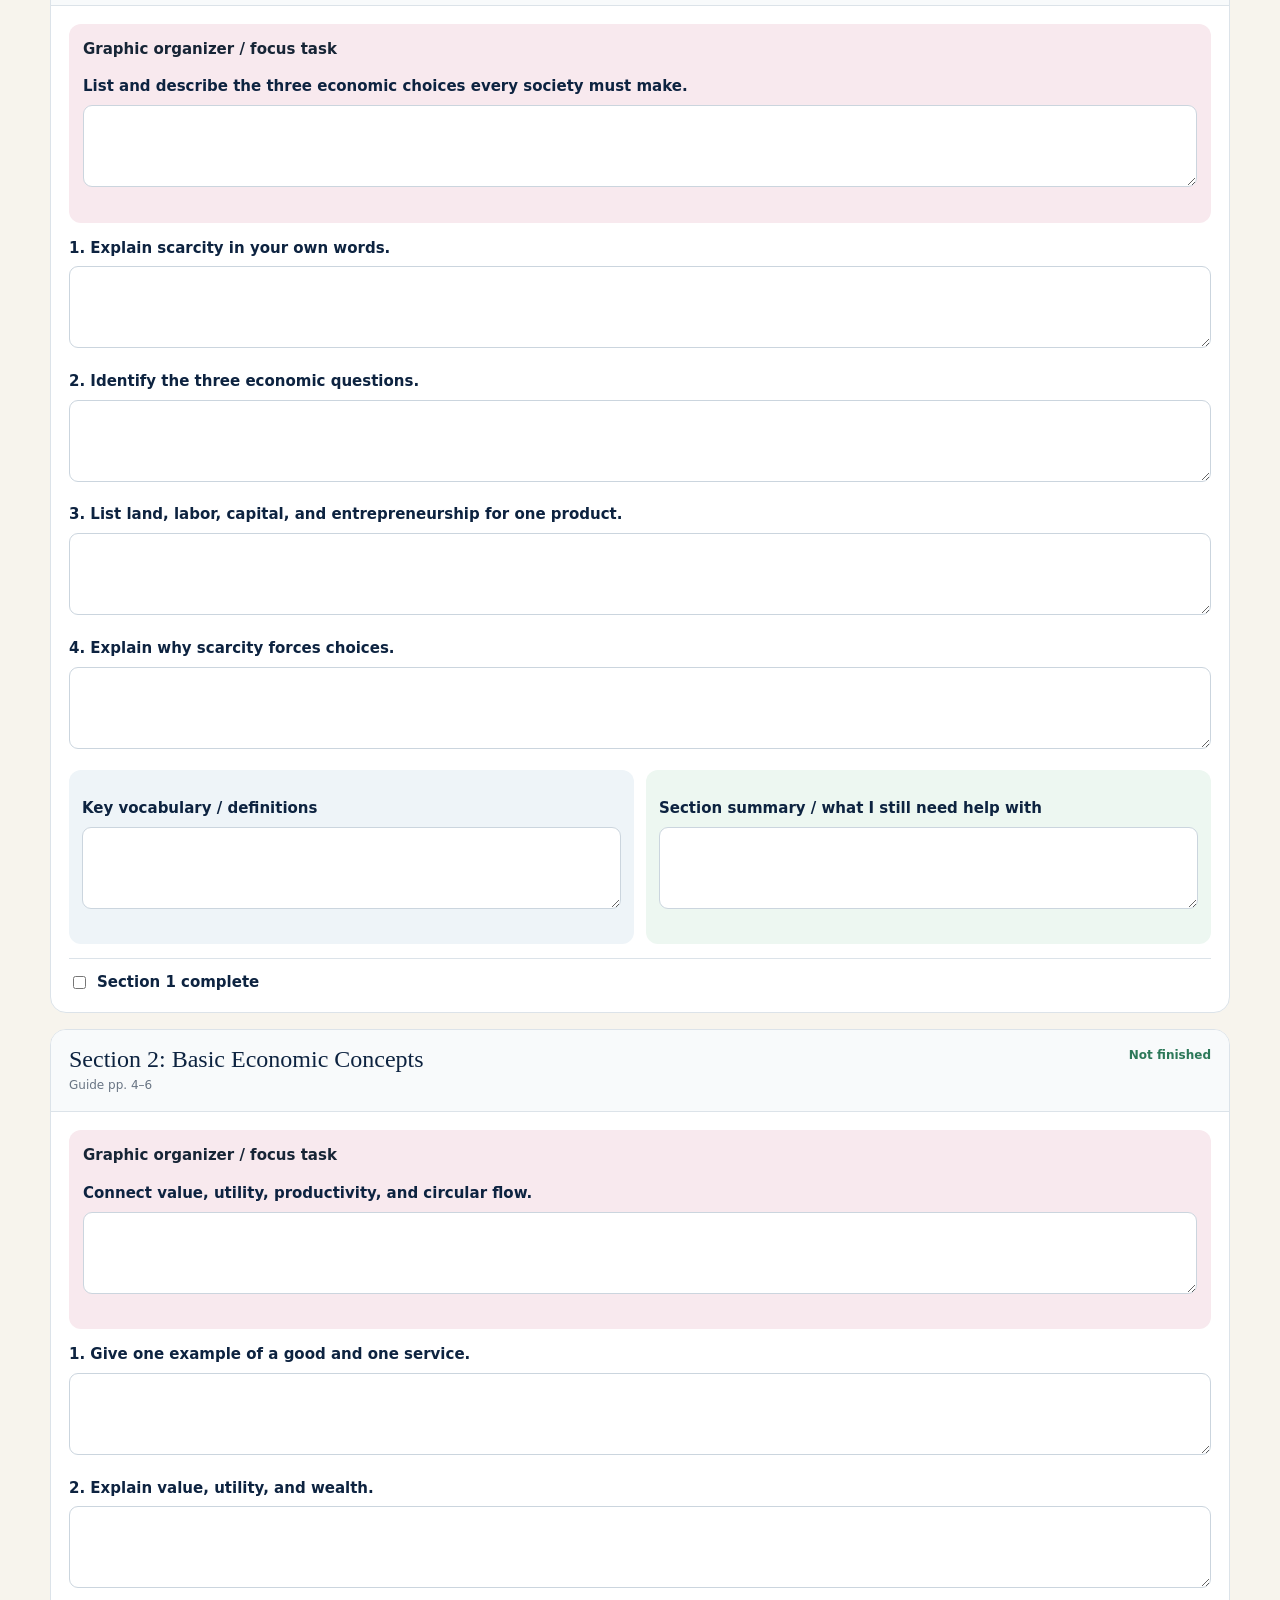
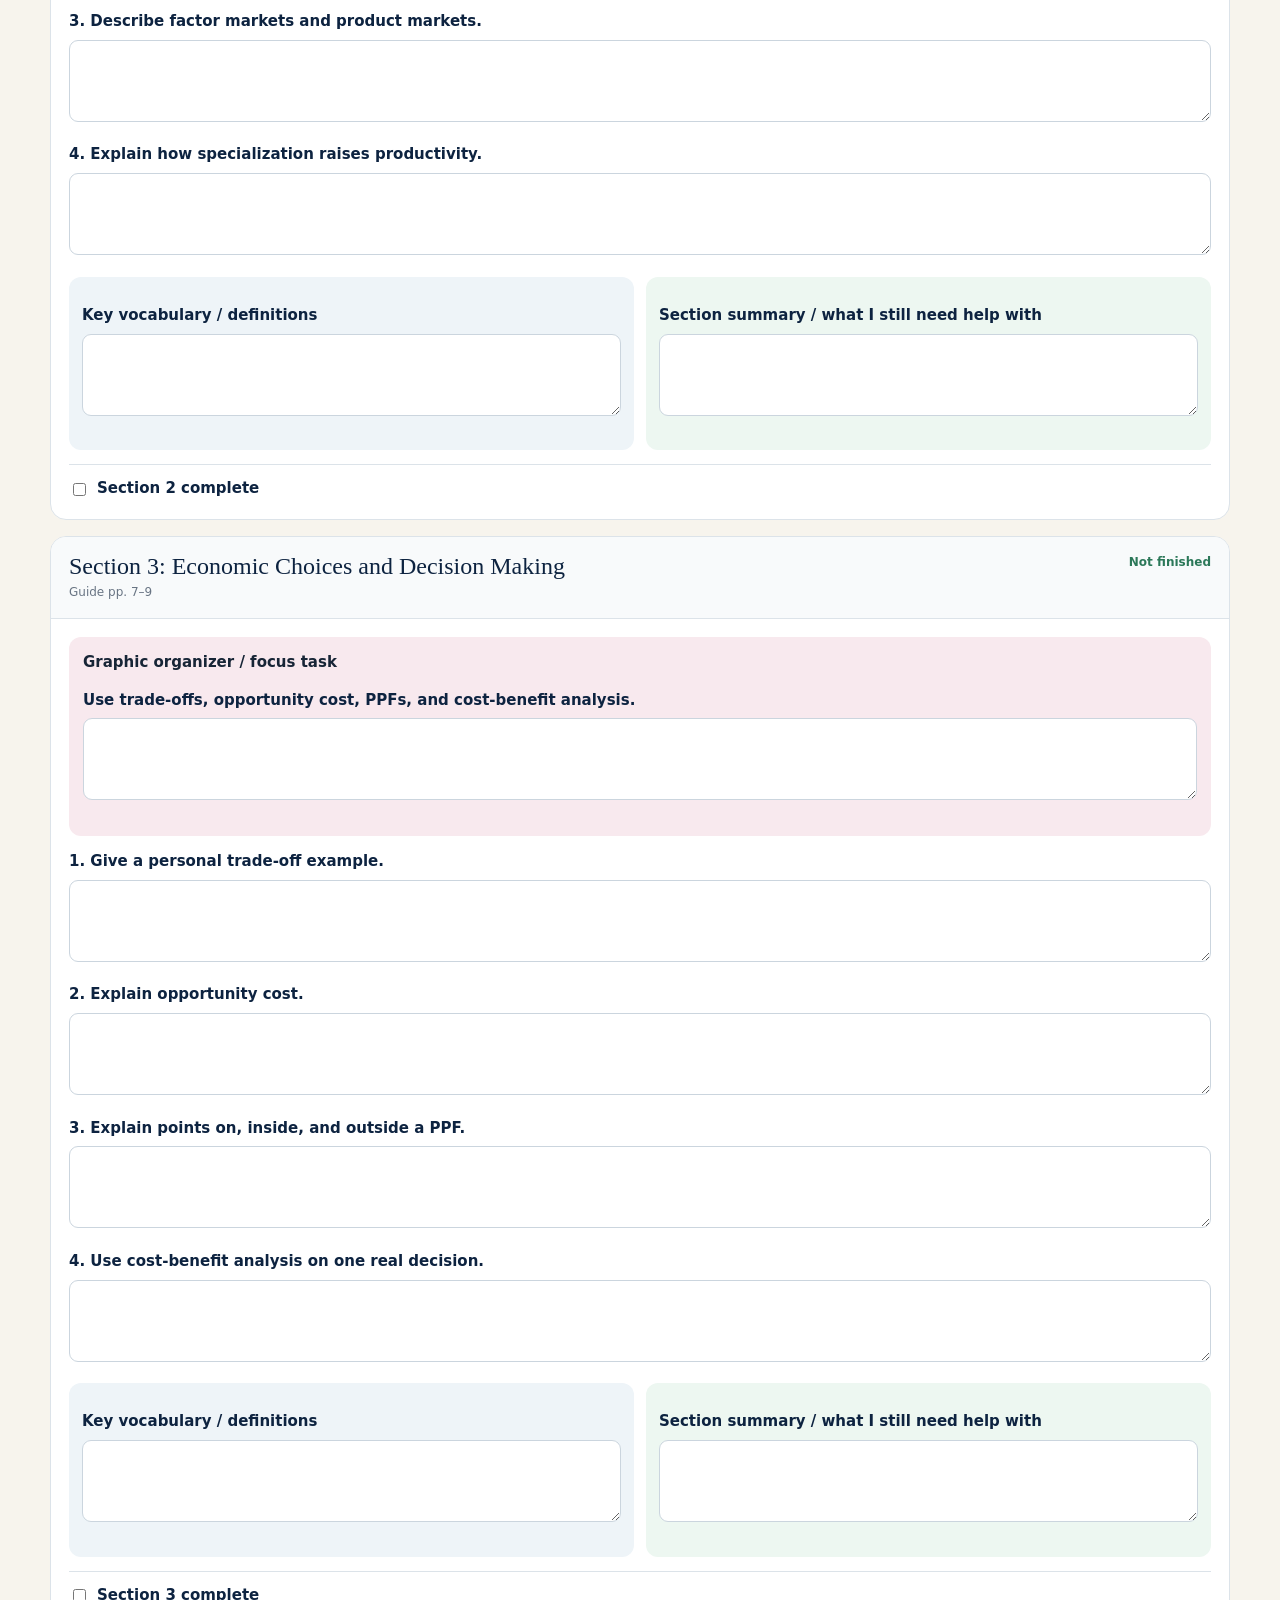
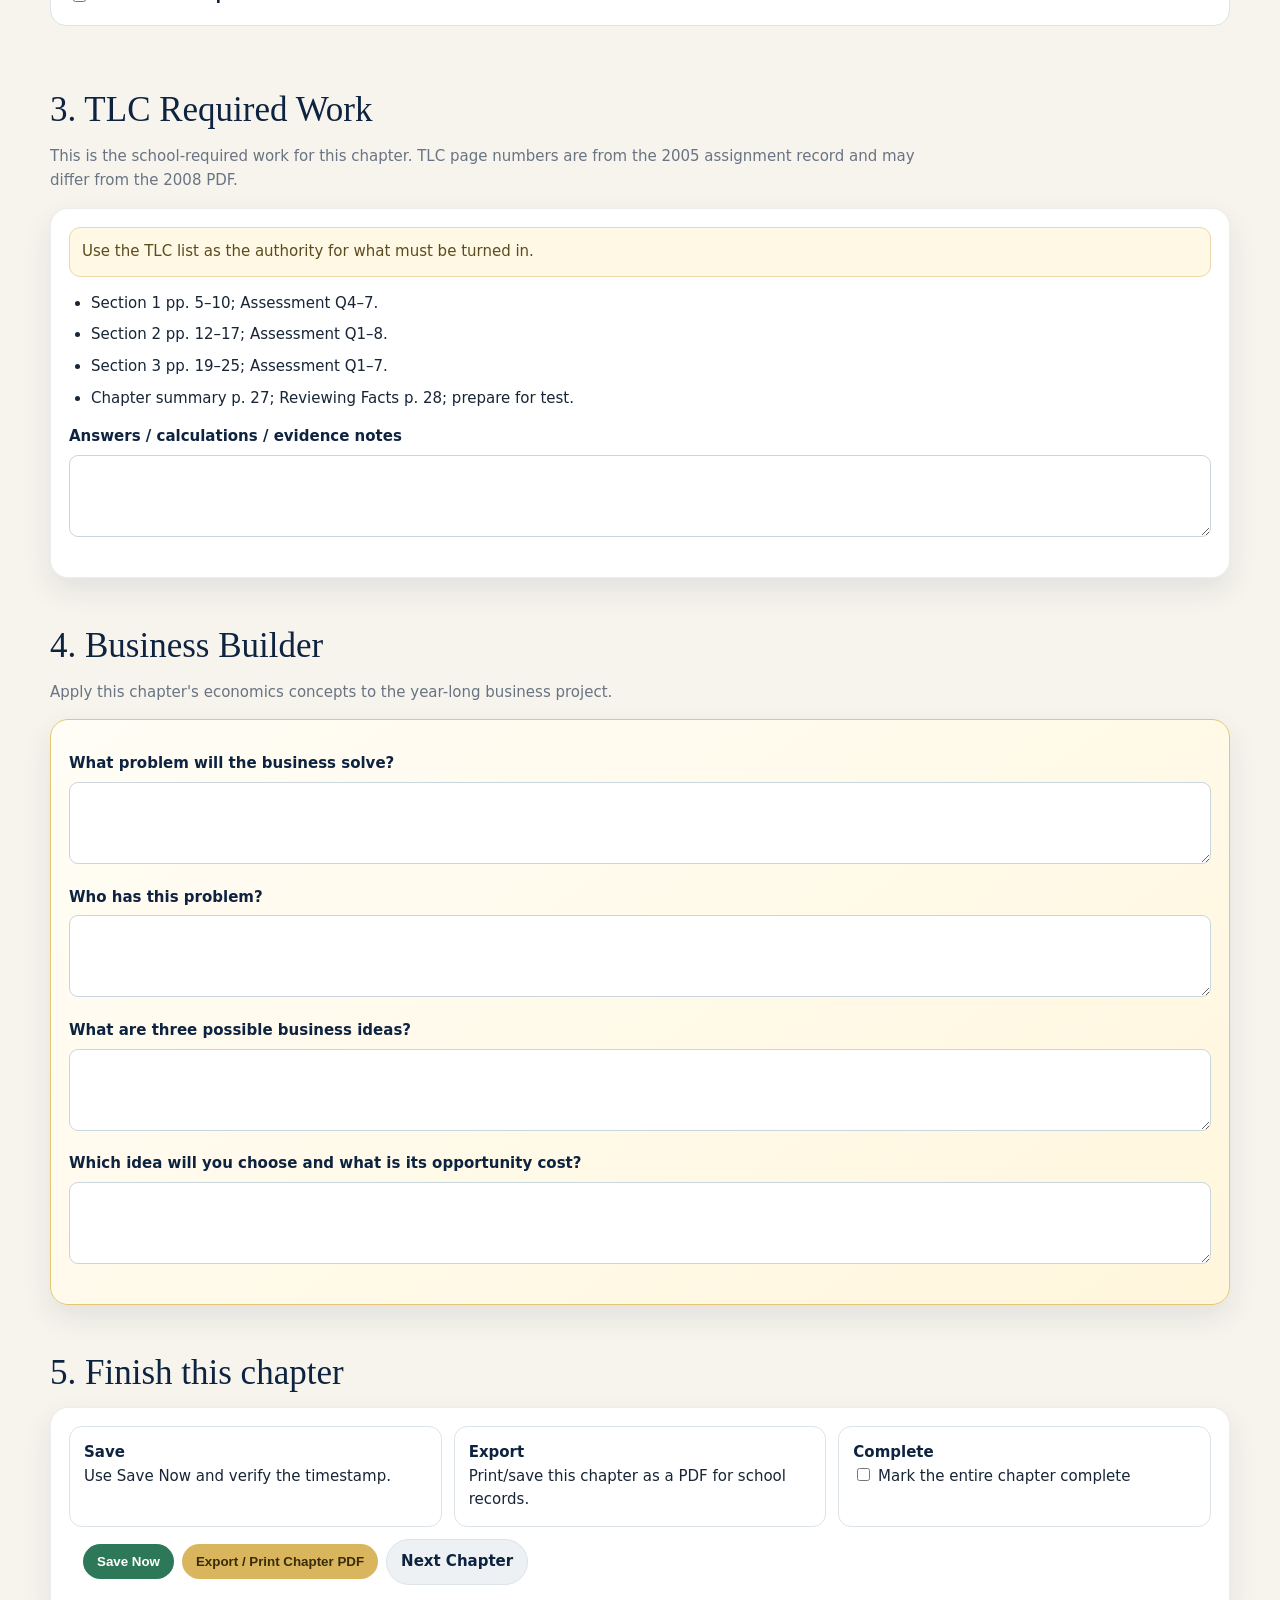
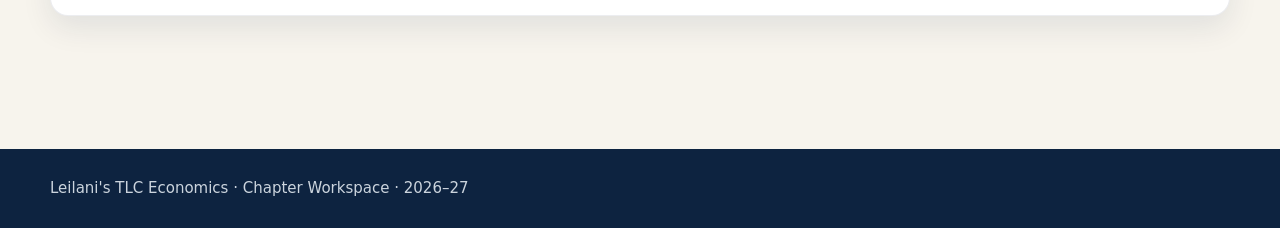
<file: microeconomics/chapter.html>
<!doctype html>
<html lang="en"><head><meta charset="utf-8"><meta name="viewport" content="width=device-width,initial-scale=1"><title>Leilani Economics · Chapter Workspace</title>
<style>
:root{--n:#0d2340;--n2:#173958;--g:#d5a94e;--bg:#f7f4ed;--ink:#172536;--muted:#687483;--line:#dce3e9;--pink:#f8e9ee;--blue:#eef4f8;--biz:#fff6dc;--green:#edf7f1;--shadow:0 12px 30px rgba(13,35,64,.09)}*{box-sizing:border-box}html{scroll-behavior:smooth;scroll-padding-top:122px}body{margin:0;background:var(--bg);color:var(--ink);font:15px/1.58 system-ui,-apple-system,Segoe UI,sans-serif}.wrap{width:min(1180px,calc(100% - 28px));margin:auto}nav{position:sticky;top:0;z-index:30;background:var(--n);color:#fff}.nav{min-height:62px;display:flex;align-items:center;gap:16px}.nav a{color:#dce4eb;text-decoration:none}.brand{font-weight:900!important;color:#fff!important}.subnav{position:sticky;top:62px;z-index:25;background:#fff;border-bottom:1px solid var(--line)}.sub{display:flex;gap:8px;overflow:auto;padding:9px 0}.sub a{white-space:nowrap;text-decoration:none;padding:8px 12px;border-radius:999px;background:#edf1f4;color:var(--n);font-weight:850;font-size:13px}.sub a.active{background:var(--n);color:#fff}.hero{background:linear-gradient(135deg,#0b2039,#173958);color:#fff;padding:44px 0}.eyebrow{color:var(--g);text-transform:uppercase;letter-spacing:.14em;font-size:11px;font-weight:900}h1{font:500 clamp(38px,6vw,68px)/1 Georgia,serif;margin:8px 0 10px;letter-spacing:-.035em}.hero p{color:#d8e0e7;max-width:860px}.resume{margin-top:14px;display:flex;gap:10px;align-items:center;flex-wrap:wrap}.resume .pill{background:rgba(255,255,255,.1);border:1px solid rgba(255,255,255,.25);border-radius:999px;padding:7px 10px;font-size:13px}.section{padding:48px 0 0}.section h2{font:500 35px Georgia,serif;color:var(--n);margin:0 0 8px}.intro{color:var(--muted);max-width:900px}.card{background:#fff;border:1px solid rgba(13,35,64,.08);border-radius:18px;box-shadow:var(--shadow)}.readerGrid{display:grid;grid-template-columns:1fr 1fr;gap:14px;margin-top:18px}.reader{overflow:hidden}.reader h3{margin:0;padding:14px 16px;color:var(--n);font:500 22px Georgia,serif}.reader iframe{display:block;width:100%;height:640px;border:0;border-top:1px solid var(--line);background:#eee}.bar{padding:12px 14px;display:flex;gap:8px;flex-wrap:wrap;align-items:center}.btn{border:0;border-radius:999px;padding:10px 14px;background:var(--n);color:#fff;font-weight:850;cursor:pointer;text-decoration:none;display:inline-block}.btn.alt{background:#edf1f4;color:var(--n);border:1px solid var(--line)}.btn.gold{background:#d9b65d;color:#392c0a}.btn.green{background:#2c7859}.box{padding:18px;margin-top:14px}.worksheetSection{margin:16px 0;border:1px solid var(--line);border-radius:16px;overflow:hidden;background:#fff}.wsHead{padding:16px 18px;background:#f8fafb;border-bottom:1px solid var(--line);display:flex;justify-content:space-between;gap:14px;align-items:start}.wsHead h3{font:500 24px Georgia,serif;color:var(--n);margin:0}.wsMeta{font-size:12px;color:var(--muted);margin-top:3px}.doneTag{white-space:nowrap;font-size:12px;font-weight:850;color:#2c7859}.wsBody{padding:18px}.organizer{background:var(--pink);border-radius:12px;padding:14px;margin-bottom:14px}.prompt{margin:14px 0}.prompt label{display:block;font-weight:850;color:var(--n);margin-bottom:6px}.prompt small{display:block;color:var(--muted);margin-bottom:6px}textarea{width:100%;border:1px solid #cbd5de;border-radius:9px;padding:10px;font:inherit;background:#fff;min-height:82px;resize:vertical}.two{display:grid;grid-template-columns:1fr 1fr;gap:12px}.noteBox{background:var(--blue);border-radius:12px;padding:13px}.checkBox{background:var(--green);border-radius:12px;padding:13px}.completeLine{display:flex;gap:8px;align-items:center;margin-top:14px;padding-top:12px;border-top:1px solid var(--line);font-weight:800;color:var(--n)}.tlc ul{padding-left:22px}.tlc li{margin:8px 0}.note{background:#fff8e4;border:1px solid #ead9ad;border-radius:11px;padding:12px;margin-bottom:14px;color:#5c4b1f}.biz{background:linear-gradient(145deg,#fffdf6,var(--biz));border:1px solid #e5c771}.finishGrid{display:grid;grid-template-columns:repeat(3,1fr);gap:12px}.finishCard{border:1px solid var(--line);border-radius:13px;padding:14px}.finishCard b{display:block;color:var(--n)}.savebar{position:sticky;bottom:0;z-index:20;background:rgba(255,255,255,.97);border-top:1px solid var(--line);padding:10px 0;margin-top:22px}.saveinner{display:flex;align-items:center;gap:10px;flex-wrap:wrap}.status{font-size:13px;color:var(--muted)}.progressbar{height:8px;background:#e8edf1;border-radius:999px;overflow:hidden;flex:1;min-width:150px}.progressfill{height:100%;background:var(--g);width:0}.pct{font-weight:900;color:var(--n)}footer{margin-top:55px;background:var(--n);color:#cbd4dd;padding:28px 0}@media(max-width:850px){.readerGrid,.two,.finishGrid{grid-template-columns:1fr}.reader iframe{height:520px}.wsHead{display:block}}@media print{nav,.subnav,.hero,.savebar,footer,.readerGrid,.bar{display:none!important}body{background:#fff}.section{padding:14px 0}.card,.worksheetSection{box-shadow:none}.worksheetSection{break-inside:avoid}.wrap{width:100%}}
</style></head><body>
<nav><div class="wrap nav"><a class="brand" href="start.html">Leilani · Economics</a><a href="start.html">All Chapters</a></div></nav>
<div class="subnav"><div class="wrap sub"><a data-step="read" href="#read">1 · Read</a><a data-step="notes" href="#notes">2 · Worksheets</a><a data-step="tlc" href="#tlc">3 · TLC Work</a><a data-step="business" href="#business">4 · Business Builder</a><a data-step="finish" href="#finish">5 · Finish</a></div></div>
<header class="hero"><div class="wrap"><div class="eyebrow" id="eyebrow"></div><h1 id="title"></h1><p>Stay in this chapter until it is finished. Read the source PDFs, complete each Reading Essentials worksheet section, finish the TLC-required work, apply the chapter to the Business Builder project, then save and export.</p><div class="resume"><span class="pill" id="where">Current place: loading…</span><a class="btn gold" id="resumeBtn" href="#read">Resume here</a></div></div></header>
<main>
<section class="section" id="read"><div class="wrap"><h2>1. Read the chapter</h2><p class="intro">The left PDF is the matching textbook chapter. The right PDF is the full Reading Essentials & Note-Taking Guide opened at this chapter's matching section.</p><div class="readerGrid"><div class="card reader"><h3 id="bookLabel"></h3><iframe id="bookPdf"></iframe><div class="bar"><a id="bookFull" class="btn alt" target="_blank">Open textbook full screen</a></div></div><div class="card reader"><h3 id="guideLabel"></h3><iframe id="guidePdf"></iframe><div class="bar"><a id="guideFull" class="btn alt" target="_blank">Open study guide full screen</a></div></div></div></div></section>
<section class="section" id="notes"><div class="wrap"><h2>2. Complete the Reading Essentials worksheets</h2><p class="intro">Type directly into every field. Answers autosave, and every section has its own completion checkbox.</p><div id="worksheetHost"></div></div></section>
<section class="section" id="tlc"><div class="wrap"><h2>3. TLC Required Work</h2><p class="intro">This is the school-required work for this chapter. TLC page numbers are from the 2005 assignment record and may differ from the 2008 PDF.</p><div class="card box tlc"><div class="note">Use the TLC list as the authority for what must be turned in.</div><ul id="tlcList"></ul><div class="prompt"><label>Answers / calculations / evidence notes</label><textarea data-key="tlc-evidence"></textarea></div></div></div></section>
<section class="section" id="business"><div class="wrap"><h2>4. Business Builder</h2><p class="intro">Apply this chapter's economics concepts to the year-long business project.</p><div class="card box biz" id="bizBox"></div></div></section>
<section class="section" id="finish"><div class="wrap"><h2>5. Finish this chapter</h2><div class="card box"><div class="finishGrid"><div class="finishCard"><b>Save</b>Use Save Now and verify the timestamp.</div><div class="finishCard"><b>Export</b>Print/save this chapter as a PDF for school records.</div><div class="finishCard"><b>Complete</b><label><input type="checkbox" id="done"> Mark the entire chapter complete</label></div></div><div class="bar"><button class="btn green" onclick="saveAll(true)">Save Now</button><button class="btn gold" onclick="window.print()">Export / Print Chapter PDF</button><a class="btn alt" id="nextBtn">Next Chapter</a></div></div></div></section>
</main>
<div class="savebar"><div class="wrap saveinner"><button class="btn green" onclick="saveAll(true)">Save Now</button><span id="saveStatus" class="status">Autosave ready</span><div class="progressbar"><div id="progressFill" class="progressfill"></div></div><span id="pct" class="pct">0%</span></div></div>
<footer><div class="wrap">Leilani's TLC Economics · Chapter Workspace · 2026–27</div></footer>
<script>
const qs=new URLSearchParams(location.search);const ch=Math.min(11,Math.max(1,parseInt(qs.get('ch')||'1')));const BASE='https://glhssocialstudies.weebly.com/uploads/1/0/0/2/10028784/';const GUIDE=BASE+'reading_essentials_and_note_taking_guide.pdf';
const D={
1:{title:'What Is Economics?',book:1,g:5,sections:[['Scarcity and the Science of Economics','Guide pp. 1–3','List and describe the three economic choices every society must make.',['Explain scarcity in your own words.','Identify the three economic questions.','List land, labor, capital, and entrepreneurship for one product.','Explain why scarcity forces choices.']],['Basic Economic Concepts','Guide pp. 4–6','Connect value, utility, productivity, and circular flow.',['Give one example of a good and one service.','Explain value, utility, and wealth.','Describe factor markets and product markets.','Explain how specialization raises productivity.']],['Economic Choices and Decision Making','Guide pp. 7–9','Use trade-offs, opportunity cost, PPFs, and cost-benefit analysis.',['Give a personal trade-off example.','Explain opportunity cost.','Explain points on, inside, and outside a PPF.','Use cost-benefit analysis on one real decision.']]],tlc:['Section 1 pp. 5–10; Assessment Q4–7.','Section 2 pp. 12–17; Assessment Q1–8.','Section 3 pp. 19–25; Assessment Q1–7.','Chapter summary p. 27; Reviewing Facts p. 28; prepare for test.'],biz:['What problem will the business solve?','Who has this problem?','What are three possible business ideas?','Which idea will you choose and what is its opportunity cost?']},
2:{title:'Economic Systems & Decision Making',book:2,g:14,sections:[['Economic Systems','Guide pp. 10–12','Compare traditional, command, market, and mixed economies.',['Describe each system.','Who makes decisions in each?','Give one strength and weakness of each.','Explain why most economies are mixed.']],['Evaluating Economic Performance','Guide pp. 13–15','Identify major economic and social goals.',['List the major goals.','Explain why goals can conflict.','Give one policy trade-off.','Which three goals matter most to you?']],['American Free Enterprise','Guide pp. 16–18','Explain the characteristics of free enterprise.',['Explain private property.','Explain competition and profit motive.','Describe the entrepreneur.','Describe the roles of consumers and government.']]],tlc:['Ch2 Sec1 pp.33–39 Q3–6; Critical Thinking p.40.','Sec2 pp.41–44 Q1–8; Business Week p.45 Q1–2.','Sec3 pp.46–51 Q3–6; Profiles p.52 Q1–2.','Summary p.53; Thinking Critically p.54 Q1–4; Thinking Like Economist p.55; test.'],biz:['Working business name?','Describe the product/service.','Why would customers choose it?','What resources will it need?']},
3:{title:'Business Organizations',book:3,g:23,sections:[['Forms of Business Organization','Guide pp. 19–21','Compare sole proprietorships, partnerships, and corporations.',['Describe each form.','Explain liability.','Give one advantage/disadvantage of each.','Choose the best form for a small startup.']],['Business Growth and Expansion','Guide pp. 22–24','Explain reinvestment, growth, and mergers.',['Explain reinvestment.','Compare merger types.','Give one reason firms merge.','Explain one possible risk of growth.']],['Nonprofit Organizations','Guide pp. 25–27','Explain nonprofits and other organizations.',['Define nonprofit.','Explain cooperatives.','Explain professional associations or unions.','Describe one direct/indirect government role.']]],tlc:['Ch3 Sec1 pp.57–66 Q1–5.','Sec2 pp.68–73 Q1–7; Business Week p.74.','Sec3 pp.75–79 Q1–6; Taking Notes p.80; Summary p.81.','Thinking Critically p.82; Applying Concepts p.83; test; Issues pp.84–85.'],biz:['Choose ownership structure.','Why does it fit?','What is one benefit and one risk?','Who owns and controls it?']},
4:{title:'Demand',book:4,g:32,sections:[['What Is Demand?','Guide pp. 28–30','Explain demand and the law of demand.',['Define demand.','Explain the law of demand.','Distinguish demand from quantity demanded.','Explain marginal utility.']],['Factors Affecting Demand','Guide pp. 31–33','Identify factors that shift demand.',['List demand shifters.','Explain substitutes.','Explain complements.','Give one real demand-shift example.']],['Elasticity of Demand','Guide pp. 34–36','Explain elasticity and what affects it.',['Define elasticity.','Compare elastic and inelastic demand.','Explain role of substitutes.','Explain why necessities tend to be less elastic.']]],tlc:['Ch4 Sec1 pp.89–93 Q5; Profiles p.94 Q1–2.','Sec2 pp.95–99 Checking Q1–4; Business Week p.100.','Sec3 pp.101–107 Q6–7; Critical Thinking p.108 Q1,3,6,8.','Summary p.109; Facts p.110; Economist p.111; test.'],biz:['Describe target customer.','What would increase demand?','Name two substitutes/competitors.','Estimate willingness to pay.']},
5:{title:'Supply',book:5,g:41,sections:[['What Is Supply?','Guide pp. 37–39','Explain supply and the law of supply.',['Define supply.','Distinguish supply from quantity supplied.','List supply shifters.','Give one real supply-shift example.']],['The Theory of Production','Guide pp. 40–42','Explain the production function and stages of production.',['Define production function.','Explain marginal product.','Describe increasing returns.','Describe diminishing returns.']],['Cost, Revenue, and Profit Maximization','Guide pp. 43–45','Explain costs, revenue, and profit.',['Define fixed cost.','Define variable cost.','Explain total and marginal cost.','Explain revenue versus profit.']]],tlc:['Ch5 Sec1 pp.113–120 Q1–5.','Sec2 pp.122–125 CT Q7; Business Week p.126.','Sec3 pp.127–131 Q3–6; Study/Writing p.132.','Summary p.133; Facts p.134 Q1–3; Math Practice/Building Skills; test.'],biz:['List fixed/startup costs.','List variable costs.','Choose starting price.','Estimate revenue and profit per sale.']},
6:{title:'Prices & Decision Making',book:6,g:50,sections:[['Prices as Signals','Guide pp. 46–48','Explain how prices allocate resources.',['Explain prices as signals.','Describe one advantage of price allocation.','Explain rationing.','Why can nonprice allocation be difficult?']],['The Price System at Work','Guide pp. 49–51','Explain equilibrium, shortages, and surpluses.',['Define equilibrium.','Explain shortage.','Explain surplus.','Describe how prices move toward equilibrium.']],['Social Goals and Market Efficiency','Guide pp. 52–54','Explain price controls.',['Define price ceiling.','Define price floor.','Explain a shortage caused by a ceiling.','Explain a surplus caused by a floor.']]],tlc:['Ch6 Sec1 pp.137–140 Q3–6.','Sec2 pp.142–148 Q6–8; Critical Thinking p.149.','Sec3 pp.150–155 Q5–7; Business Week p.156.','Summary p.157; Thinking Critically p.158; Applying p.159; test; Workshop pp.160–161.'],biz:['Choose pricing strategy.','What could create a shortage?','What could create a surplus?','How will price change if demand rises?']},
7:{title:'Market Structures',book:7,g:59,sections:[['Competition and Market Structures','Guide pp. 55–57','Compare major market structures.',['Define perfect competition.','Define monopolistic competition.','Define oligopoly.','Define monopoly.']],['Market Failures','Guide pp. 58–60','Explain market failures and externalities.',['Define market failure.','Give a negative externality.','Give a positive externality.','Explain public goods.']],['The Role of Government','Guide pp. 61–63','Explain government regulation of competition.',['Explain antitrust policy.','Explain consumer protection.','Give one benefit of regulation.','Give one cost of regulation.']]],tlc:['Ch7 Sec1 pp.163–171 Q4–8.','Sec2 pp.173–176 Q4–8; Business Week p.177.','Sec3 pp.178–183 Q3–7; CT p.184 Q3–6.','Summary p.185; Thinking p.186 Q1–6; Applying p.187 Q1–3; test; Issues pp.188–189.'],biz:['Identify competitors.','Classify likely market structure.','Identify one barrier to entry.','Identify one regulation or externality.']},
8:{title:'Employment, Labor & Wages',book:8,g:68,sections:[['The Labor Movement','Guide pp. 64–66','Explain why labor unions formed.',['Explain why unions formed.','Compare craft and industrial unions.','Define strike/picketing/boycott.','Explain right-to-work laws.']],['Wages and Labor Disputes','Guide pp. 67–69','Explain wage determination and dispute resolution.',['Explain supply/demand for labor.','Explain collective bargaining.','Compare mediation and arbitration.','Explain negotiated wages.']],['Employment Trends and Issues','Guide pp. 70–72','Explain labor categories and wage differences.',['Describe skilled/semiskilled/unskilled/professional labor.','Explain one cause of wage differences.','Explain why union membership changed.','Describe one employment trend.']]],tlc:['Ch8 Sec1 pp.193–198 Q3–7; CT p.199 activity.','Sec2 pp.200–203 Q3–6; Profiles p.204 Q1–2.','Sec3 pp.205–209 Q3–6; Business Week p.210.','Sec4 pp.211–218 Q3–8; Summary p.219; Thinking p.220; Applying p.221; test.'],biz:['List roles needed.','Estimate wage/contractor cost.','What skills are required?','Hire, contract, or automate? Explain.']},
9:{title:'Sources of Government Revenue',book:9,g:77,sections:[['The Economics of Taxation','Guide pp. 73–75','Explain taxation principles and effects.',['Define tax incidence.','Explain benefit principle.','Explain ability-to-pay principle.','Compare progressive/proportional/regressive taxes.']],['Federal Tax System','Guide pp. 76–78','Explain major federal revenue sources.',['Explain individual income tax.','Explain payroll taxes.','Explain corporate taxes.','Identify another federal revenue source.']],['State and Local Taxes','Guide pp. 79–81','Explain state/local revenue systems.',['Explain sales tax.','Explain property tax.','Explain state income tax.','Give one other local revenue source.']]],tlc:['Ch9 Sec1 pp.223–229 Q3–6; Study/Writing p.230 Q1–3.','Federal Tax pp.231–236 Q3–6.','State/Local pp.238–242 Q3–6; Business Week p.243.','Current Tax Issues pp.244–250 Q1–7; Summary p.251; Reviewing Facts pp.252–253 Q1–15; test.'],biz:['List taxes/fees affecting business.','How do taxes affect price?','How do taxes affect profit?','Identify one compliance cost.']},
10:{title:'Government Spending',book:10,g:89,sections:[['Government Spending','Guide pp. 82–84','Explain why government spending has grown.',['Give two reasons spending grew.','Explain transfer payments.','Explain public goods/services.','Describe economic effects of government spending.']],['Federal Expenditures and Budget','Guide pp. 85–87','Explain federal budgeting and spending.',['Explain mandatory spending.','Explain discretionary spending.','Describe how the federal budget is created.','Identify major spending categories.']],['State, Local Spending, Deficits and Debt','Guide pp. 88–90','Explain state/local spending and federal debt.',['Name major local spending categories.','Explain budget deficits.','Explain national debt.','Describe one past attempt to reduce deficits.']]],tlc:['Ch10 Sec1 pp.255–258 Q3–7; Technology p.259.','Federal Expenditures pp.260–265 Q5–7.','State/Local pp.267–270 Q3–8; Business Week p.271.','Deficits/debt pp.272–278 Q3–9; Summary p.279; Facts p.280 Q1–13; test; Issues pp.282–283.'],biz:['Identify government spending affecting business.','Explain one benefit.','Explain one possible cost.','How could infrastructure or regulation affect operations?']},
11:{title:'Money & Banking',book:14,g:122,sections:[['Evolution and Functions of Money','Guide Ch.14 section','Explain the evolution and functions of money.',['Compare barter and money.','Explain medium of exchange.','Explain measure of value.','Explain store of value.']],['Characteristics of Money and Early Banking','Guide Ch.14 section','Explain characteristics of money and early banking.',['Explain limited supply.','Explain portability/durability/divisibility.','Describe privately issued bank notes.','Explain inconvertible money.']],['Modern Banking and Depository Institutions','Guide Ch.14 section','Explain modern banking and deposit insurance.',['Explain Depression-era bank runs.','Explain why FDIC was created.','Name three other depository institutions.','Explain one way modern banks support business.']]],tlc:['TLC Ch11 Evolution of Money pp.285–290 Q3–7; Profiles p.291.','Early Banking pp.292–298 Q3–7; Technology p.299.','Modern Banking pp.300–305 Q3–7; Business Week p.306.','Summary p.307; Facts p.308 Q1–10; test.'],biz:['Choose banking setup.','How will customers pay?','Where will funds be stored?','How might startup financing work?']}}
;
const d=D[ch],prefix=`lei-econ-ch${ch}-`;document.getElementById('eyebrow').textContent=`TLC Chapter ${ch}`;document.getElementById('title').textContent=d.title;document.title=`Leilani Economics · Chapter ${ch} · ${d.title}`;
const num=String(d.book).padStart(2,'0');const bookUrl=BASE+`chap${num}.pdf`;const guideUrl=GUIDE+`#page=${d.g}&zoom=page-width`;document.getElementById('bookPdf').src=bookUrl+'#zoom=page-width';document.getElementById('guidePdf').src=guideUrl;document.getElementById('bookFull').href=bookUrl;document.getElementById('guideFull').href=guideUrl;document.getElementById('bookLabel').textContent=`Textbook · Chapter ${d.book}: ${d.title}`;document.getElementById('guideLabel').textContent=`Reading Essentials & Note-Taking Guide — TLC Chapter ${ch} section`;
const host=document.getElementById('worksheetHost');d.sections.forEach((s,si)=>{host.insertAdjacentHTML('beforeend',`<article class="worksheetSection" id="ws${si}"><div class="wsHead"><div><h3>Section ${si+1}: ${s[0]}</h3><div class="wsMeta">${s[1]}</div></div><span class="doneTag" id="tag${si}">Not finished</span></div><div class="wsBody"><div class="organizer"><b>Graphic organizer / focus task</b><div class="prompt"><label>${s[2]}</label><textarea data-key="s${si}-organizer"></textarea></div></div>${s[3].map((p,i)=>`<div class="prompt"><label>${i+1}. ${p}</label><textarea data-key="s${si}-q${i}"></textarea></div>`).join('')}<div class="two"><div class="noteBox"><div class="prompt"><label>Key vocabulary / definitions</label><textarea data-key="s${si}-vocab"></textarea></div></div><div class="checkBox"><div class="prompt"><label>Section summary / what I still need help with</label><textarea data-key="s${si}-summary"></textarea></div></div></div><label class="completeLine"><input type="checkbox" data-done="${si}"> Section ${si+1} complete</label></div></article>`)});
document.getElementById('tlcList').innerHTML=d.tlc.map(x=>`<li>${x}</li>`).join('');document.getElementById('bizBox').innerHTML=d.biz.map((p,i)=>`<div class="prompt"><label>${p}</label><textarea data-key="biz-${i}"></textarea></div>`).join('');
function load(){document.querySelectorAll('[data-key]').forEach(el=>el.value=localStorage.getItem(prefix+el.dataset.key)||'');document.querySelectorAll('[data-done]').forEach(el=>{el.checked=localStorage.getItem(prefix+'section-'+el.dataset.done)==='1';updateTag(el.dataset.done,el.checked)});document.getElementById('done').checked=localStorage.getItem(prefix+'done')==='1';const t=localStorage.getItem(prefix+'saved');if(t)document.getElementById('saveStatus').textContent=`Last saved at ${t}`;updateProgress();restorePlace()}
function updateTag(i,v){document.getElementById('tag'+i).textContent=v?'Complete ✓':'Not finished'}function saveAll(show){document.querySelectorAll('[data-key]').forEach(el=>localStorage.setItem(prefix+el.dataset.key,el.value));document.querySelectorAll('[data-done]').forEach(el=>{localStorage.setItem(prefix+'section-'+el.dataset.done,el.checked?'1':'0');updateTag(el.dataset.done,el.checked)});localStorage.setItem(prefix+'done',document.getElementById('done').checked?'1':'0');const t=new Date().toLocaleTimeString([], {hour:'numeric',minute:'2-digit'});localStorage.setItem(prefix+'saved',t);document.getElementById('saveStatus').textContent=`Saved at ${t}${show?' ✓':''}`;updateProgress()}
function updateProgress(){const fields=[...document.querySelectorAll('[data-key]')],filled=fields.filter(x=>x.value.trim()).length,sections=[...document.querySelectorAll('[data-done]')],sdone=sections.filter(x=>x.checked).length;const total=fields.length+sections.length+1,done=filled+sdone+(document.getElementById('done').checked?1:0),p=Math.round(done/total*100);document.getElementById('progressFill').style.width=p+'%';document.getElementById('pct').textContent=p+'%'}
document.addEventListener('input',e=>{if(e.target.matches('[data-key],[data-done],#done')){clearTimeout(window._s);window._s=setTimeout(()=>saveAll(false),350)}});document.addEventListener('change',e=>{if(e.target.matches('[data-done],#done'))saveAll(false)});
const stepEls=[...document.querySelectorAll('.sub a[data-step]')],stepIds=['read','notes','tlc','business','finish'];function setPlace(step,si){localStorage.setItem('lei-econ-last-chapter',String(ch));localStorage.setItem(prefix+'last-step',step);if(si!=null)localStorage.setItem(prefix+'last-section',String(si));stepEls.forEach(a=>a.classList.toggle('active',a.dataset.step===step));let txt=`Current place: Chapter ${ch} · ${step==='notes'?'Worksheets':step.charAt(0).toUpperCase()+step.slice(1)}`;if(step==='notes'&&si!=null)txt+=` · Section ${si+1}`;document.getElementById('where').textContent=txt;document.getElementById('resumeBtn').href=step==='notes'&&si!=null?`#ws${si}`:`#${step}`}
function restorePlace(){const st=localStorage.getItem(prefix+'last-step')||'read',si=parseInt(localStorage.getItem(prefix+'last-section')||'0');setPlace(st,st==='notes'?si:null)}
const obs=new IntersectionObserver(es=>es.forEach(en=>{if(en.isIntersecting){const id=en.target.id;if(stepIds.includes(id))setPlace(id,id==='notes'?parseInt(localStorage.getItem(prefix+'last-section')||'0'):null);if(id.startsWith('ws'))setPlace('notes',parseInt(id.slice(2)))}}),{rootMargin:'-28% 0px -60% 0px',threshold:.01});stepIds.forEach(id=>obs.observe(document.getElementById(id)));document.querySelectorAll('.worksheetSection').forEach(x=>obs.observe(x));document.getElementById('nextBtn').href=ch<11?`chapter.html?ch=${ch+1}`:'start.html';document.getElementById('nextBtn').textContent=ch<11?'Next Chapter':'Back to All Chapters';load();
</script></body></html>
</file>
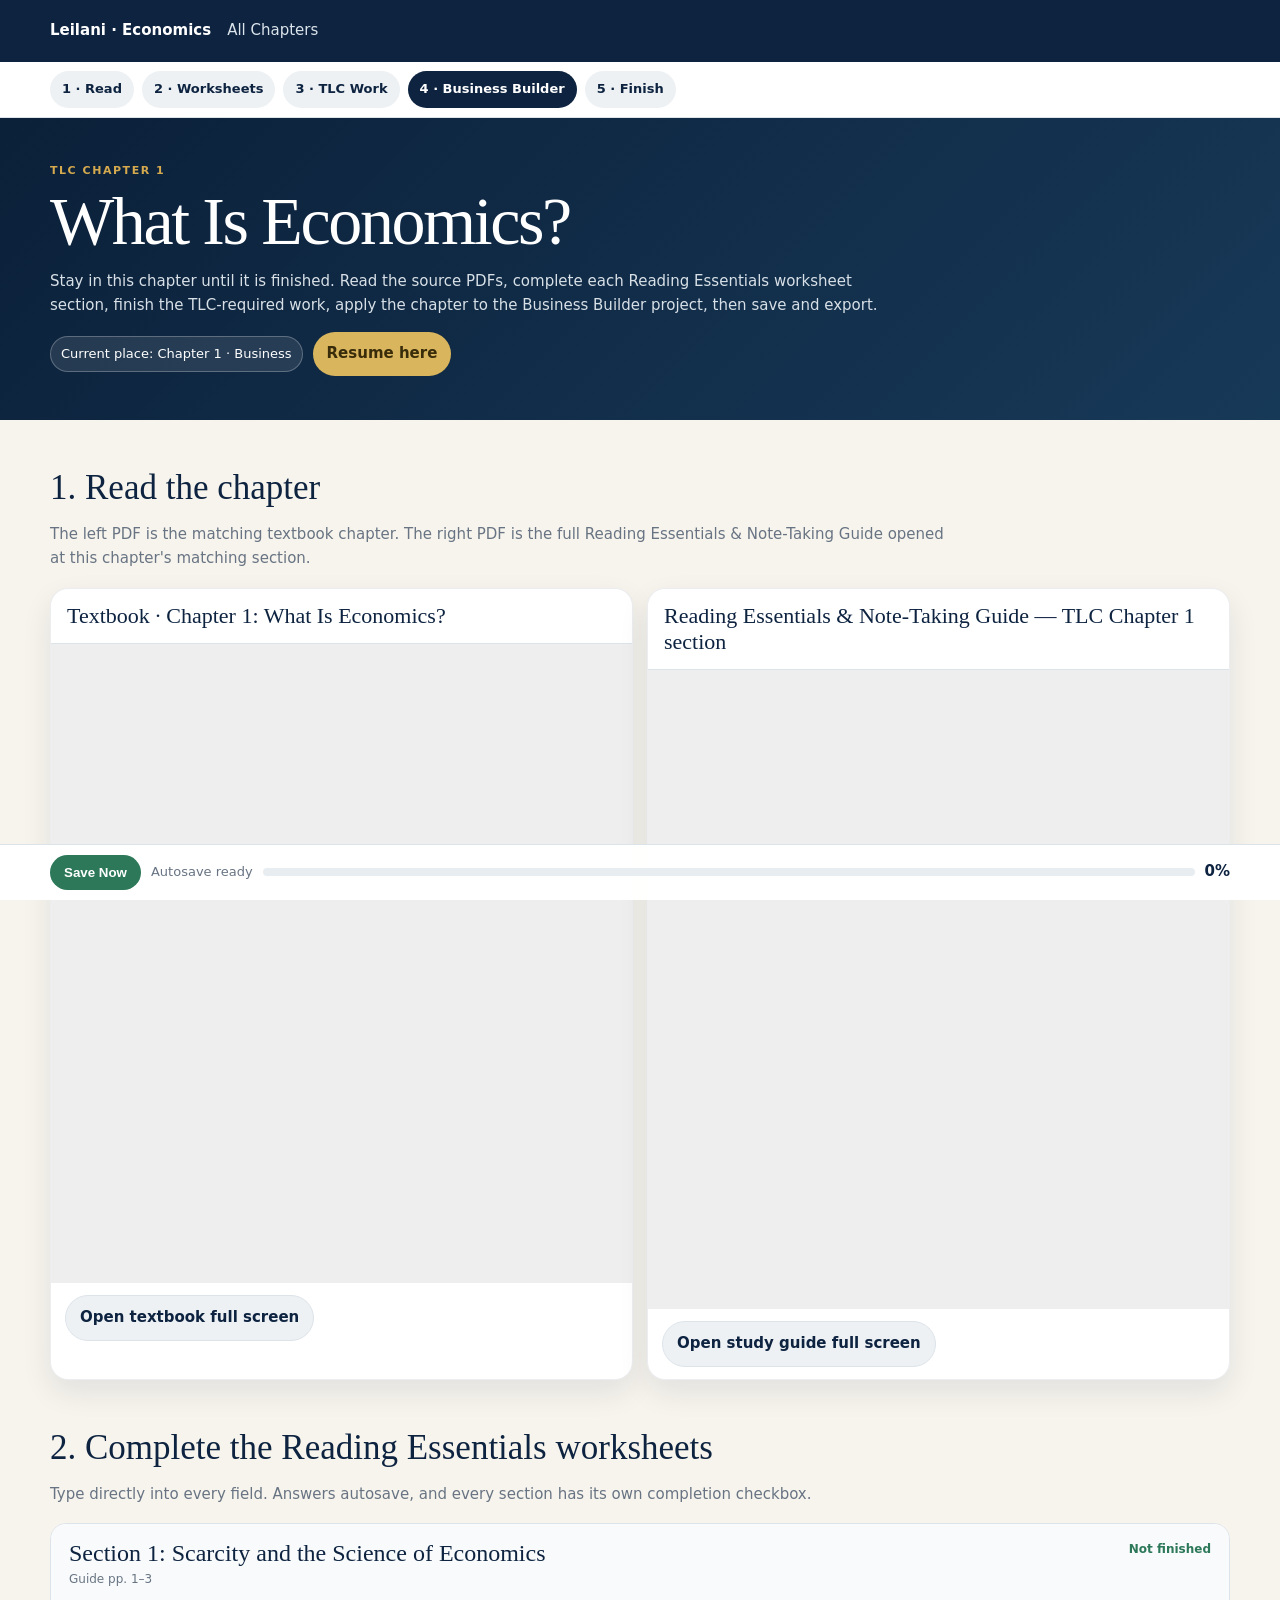
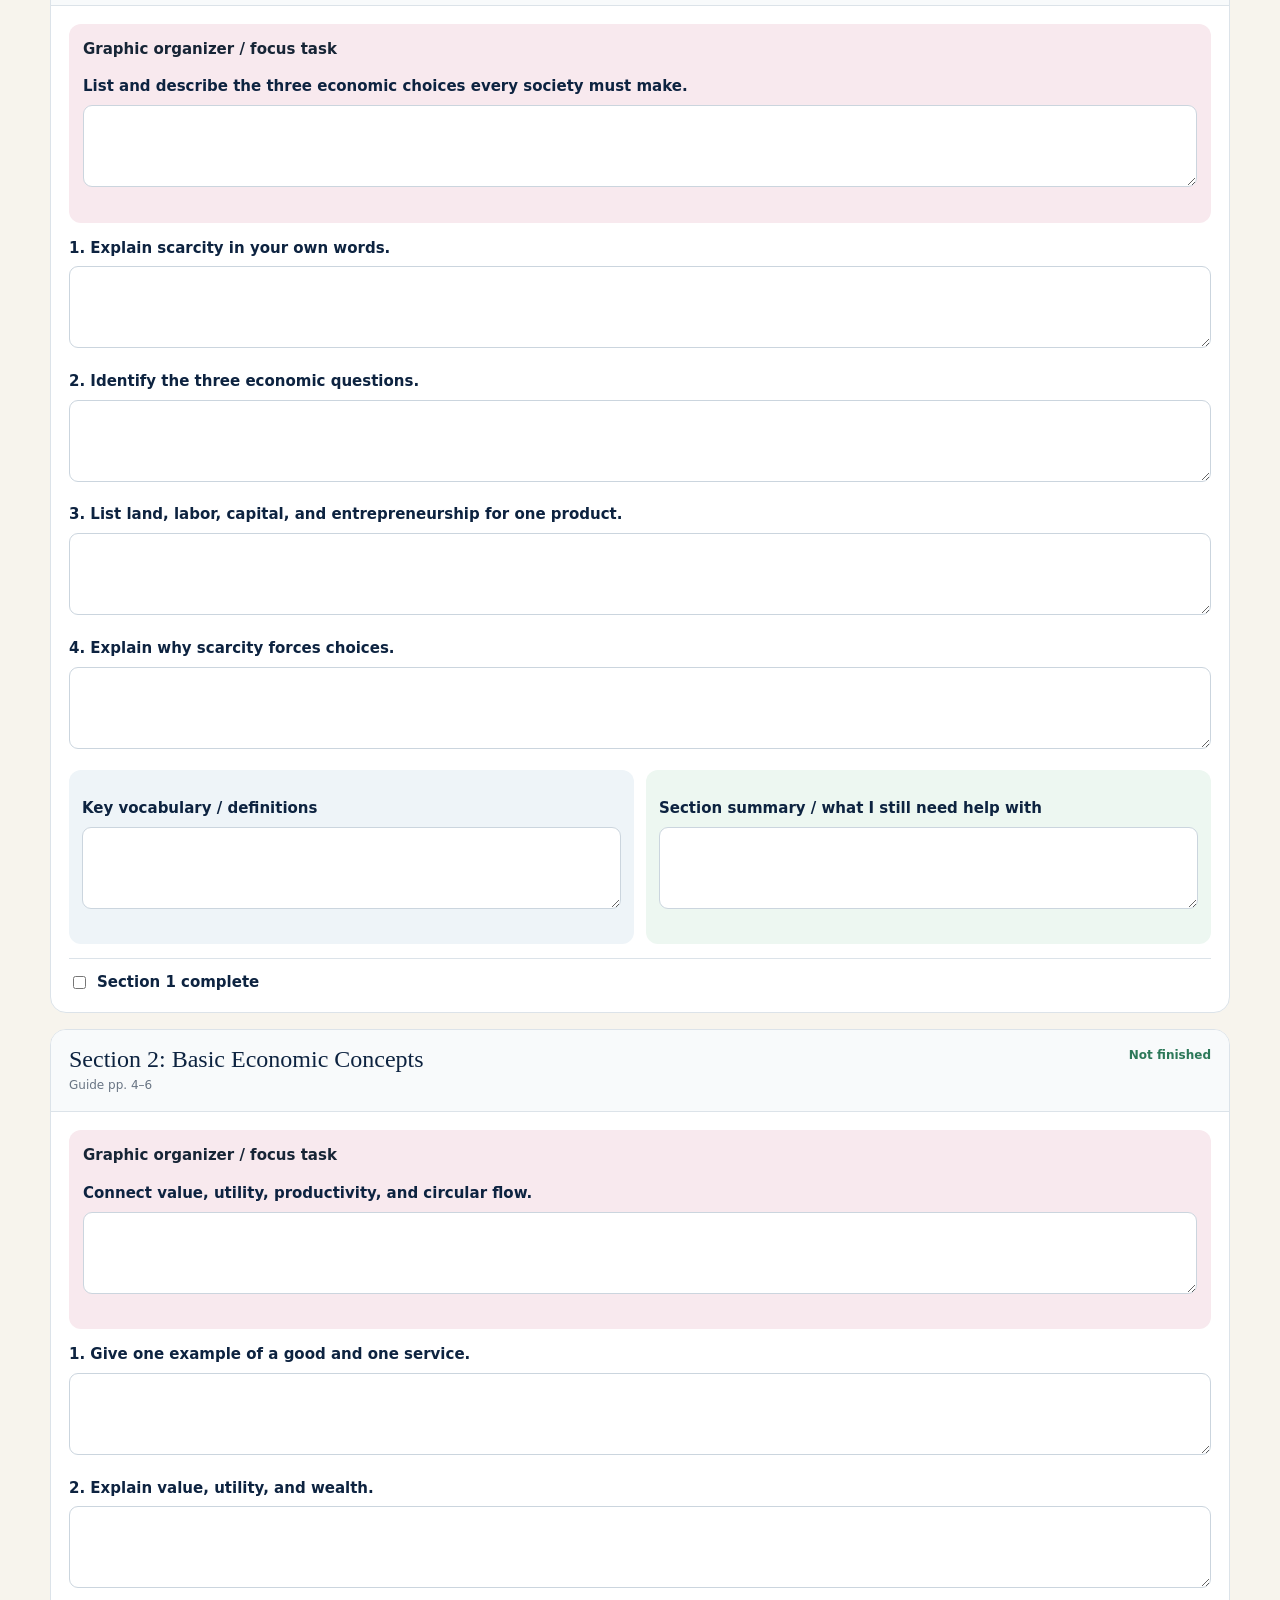
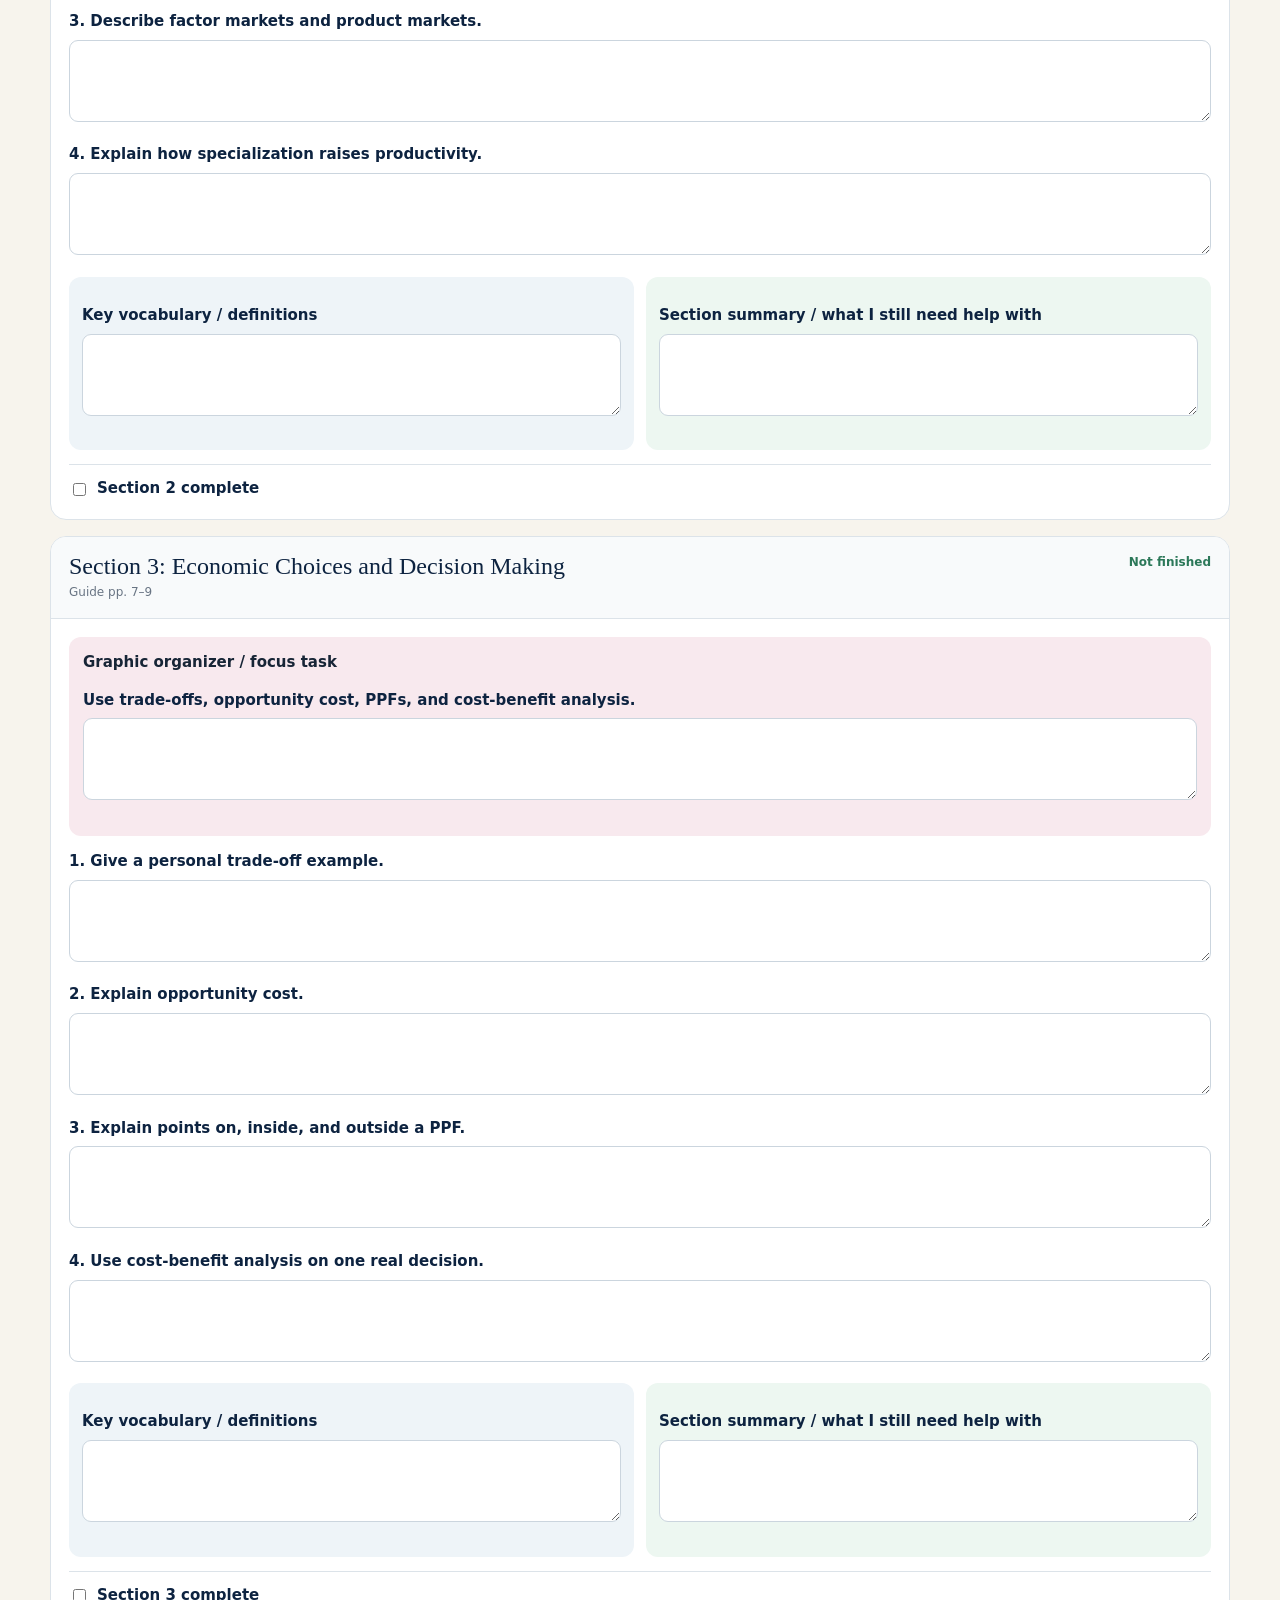
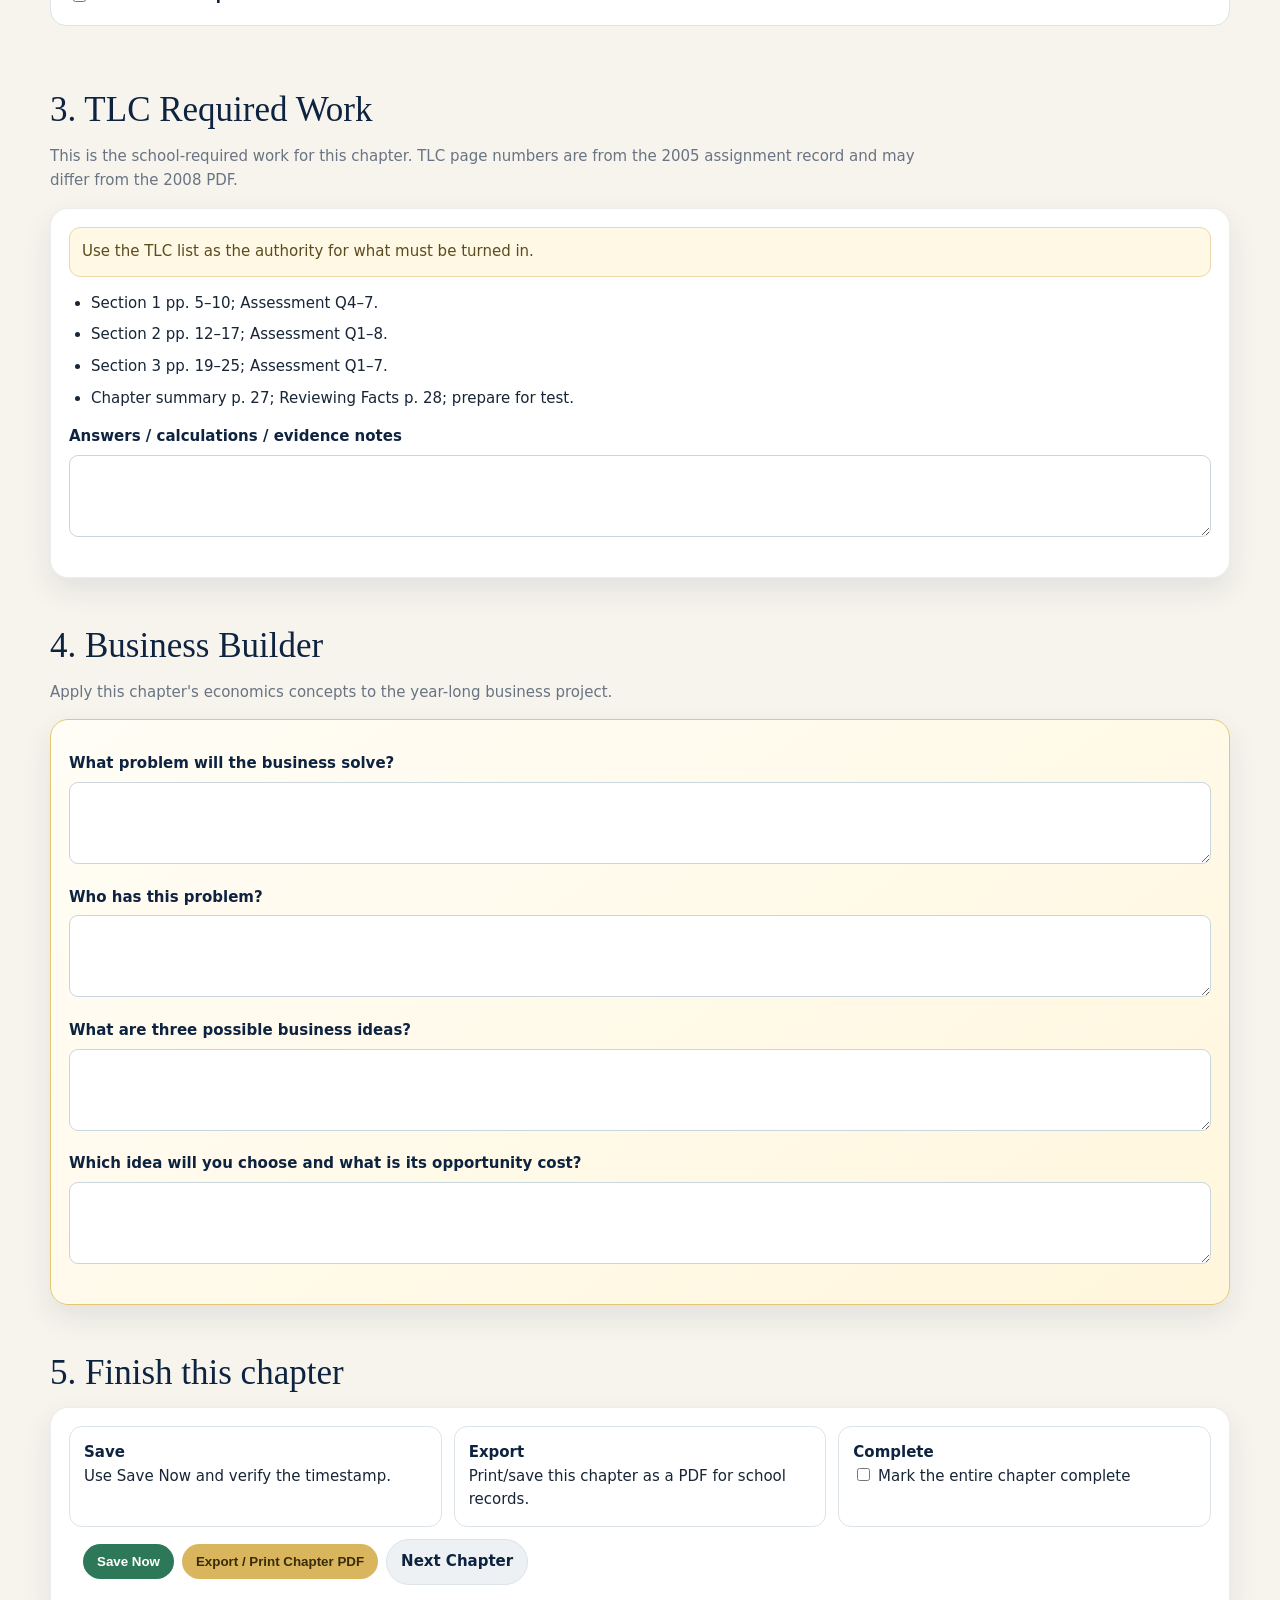
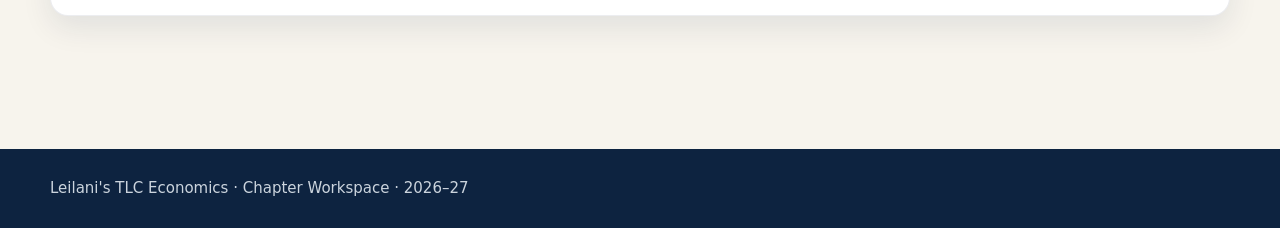
<file: microeconomics/reader.html>
<!doctype html><html><head><meta charset="utf-8"><meta name="viewport" content="width=device-width,initial-scale=1"><title>Opening Chapter Workspace</title><script>const q=new URLSearchParams(location.search);const ch=q.get('ch')||localStorage.getItem('lei-econ-last-chapter')||'1';location.replace('chapter.html?ch='+encodeURIComponent(ch)+'#read');</script></head><body><p>Opening the unified chapter workspace…</p></body></html>
</file>
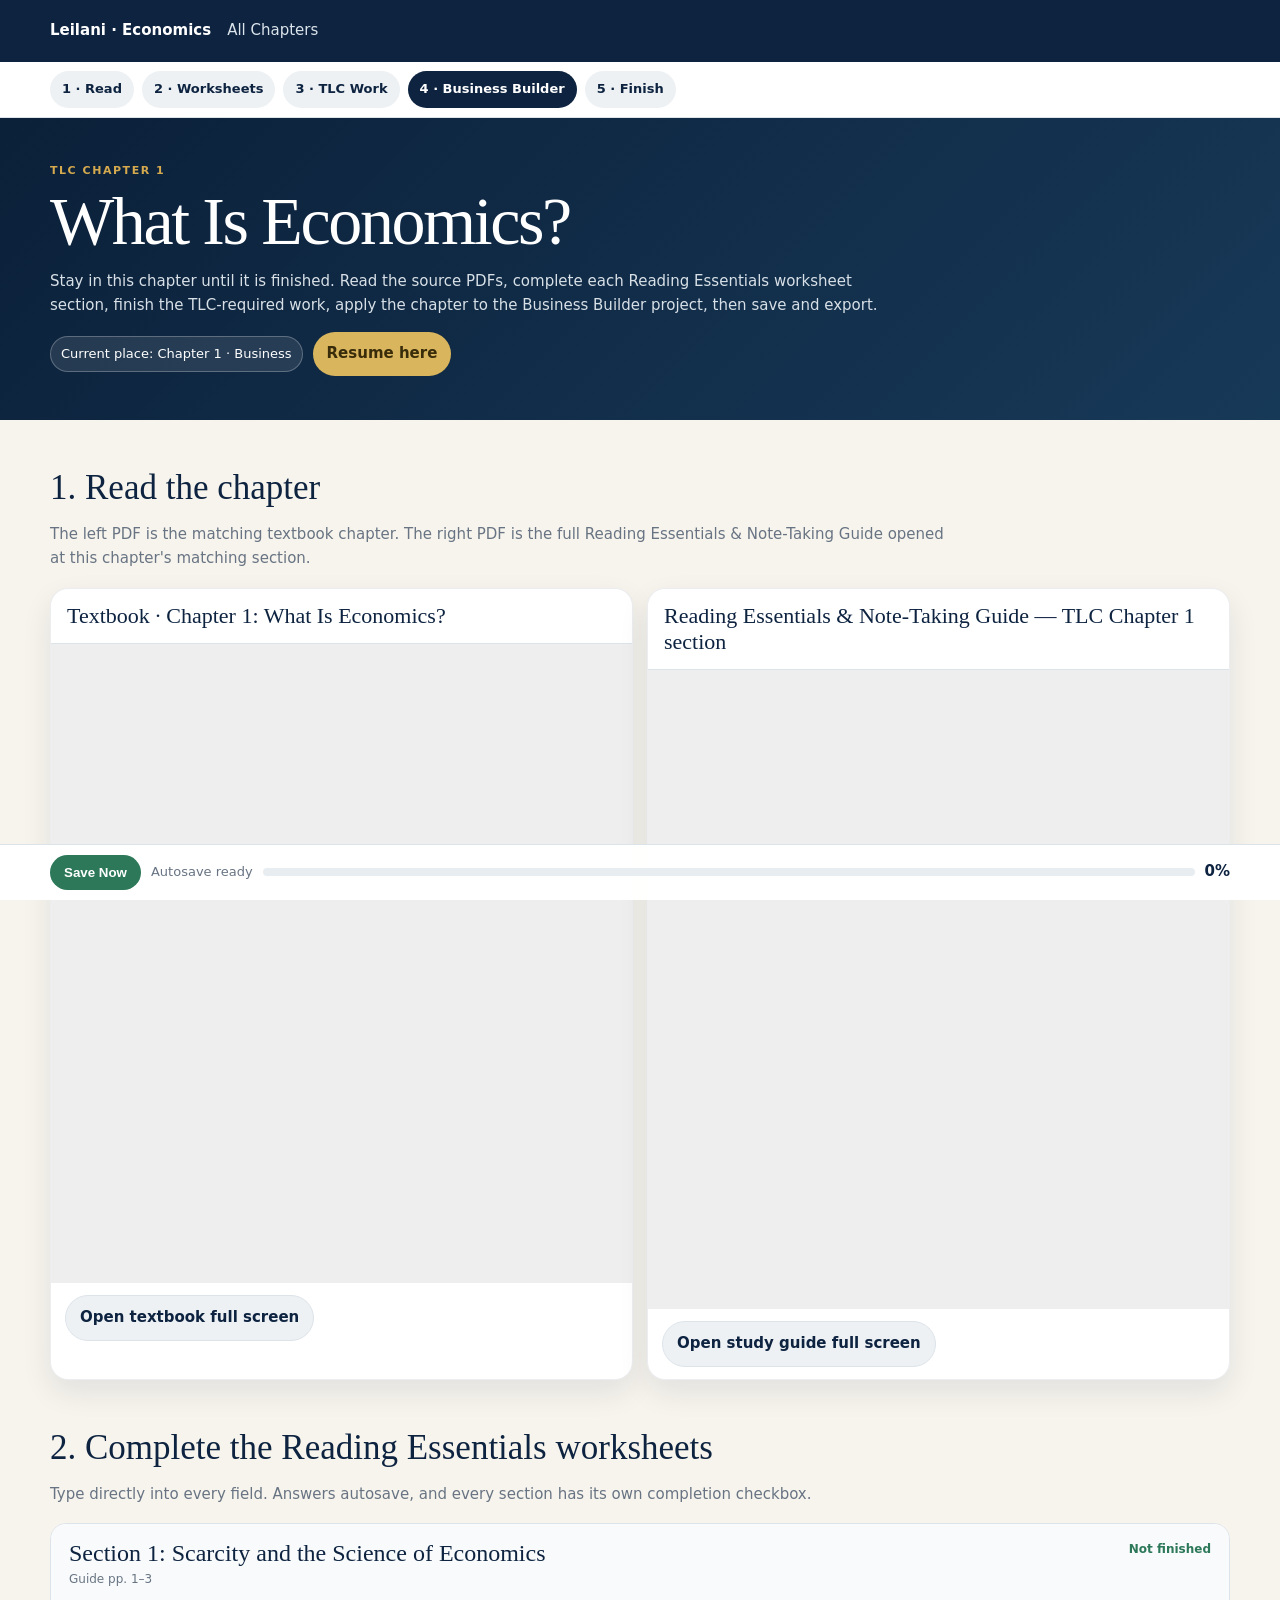
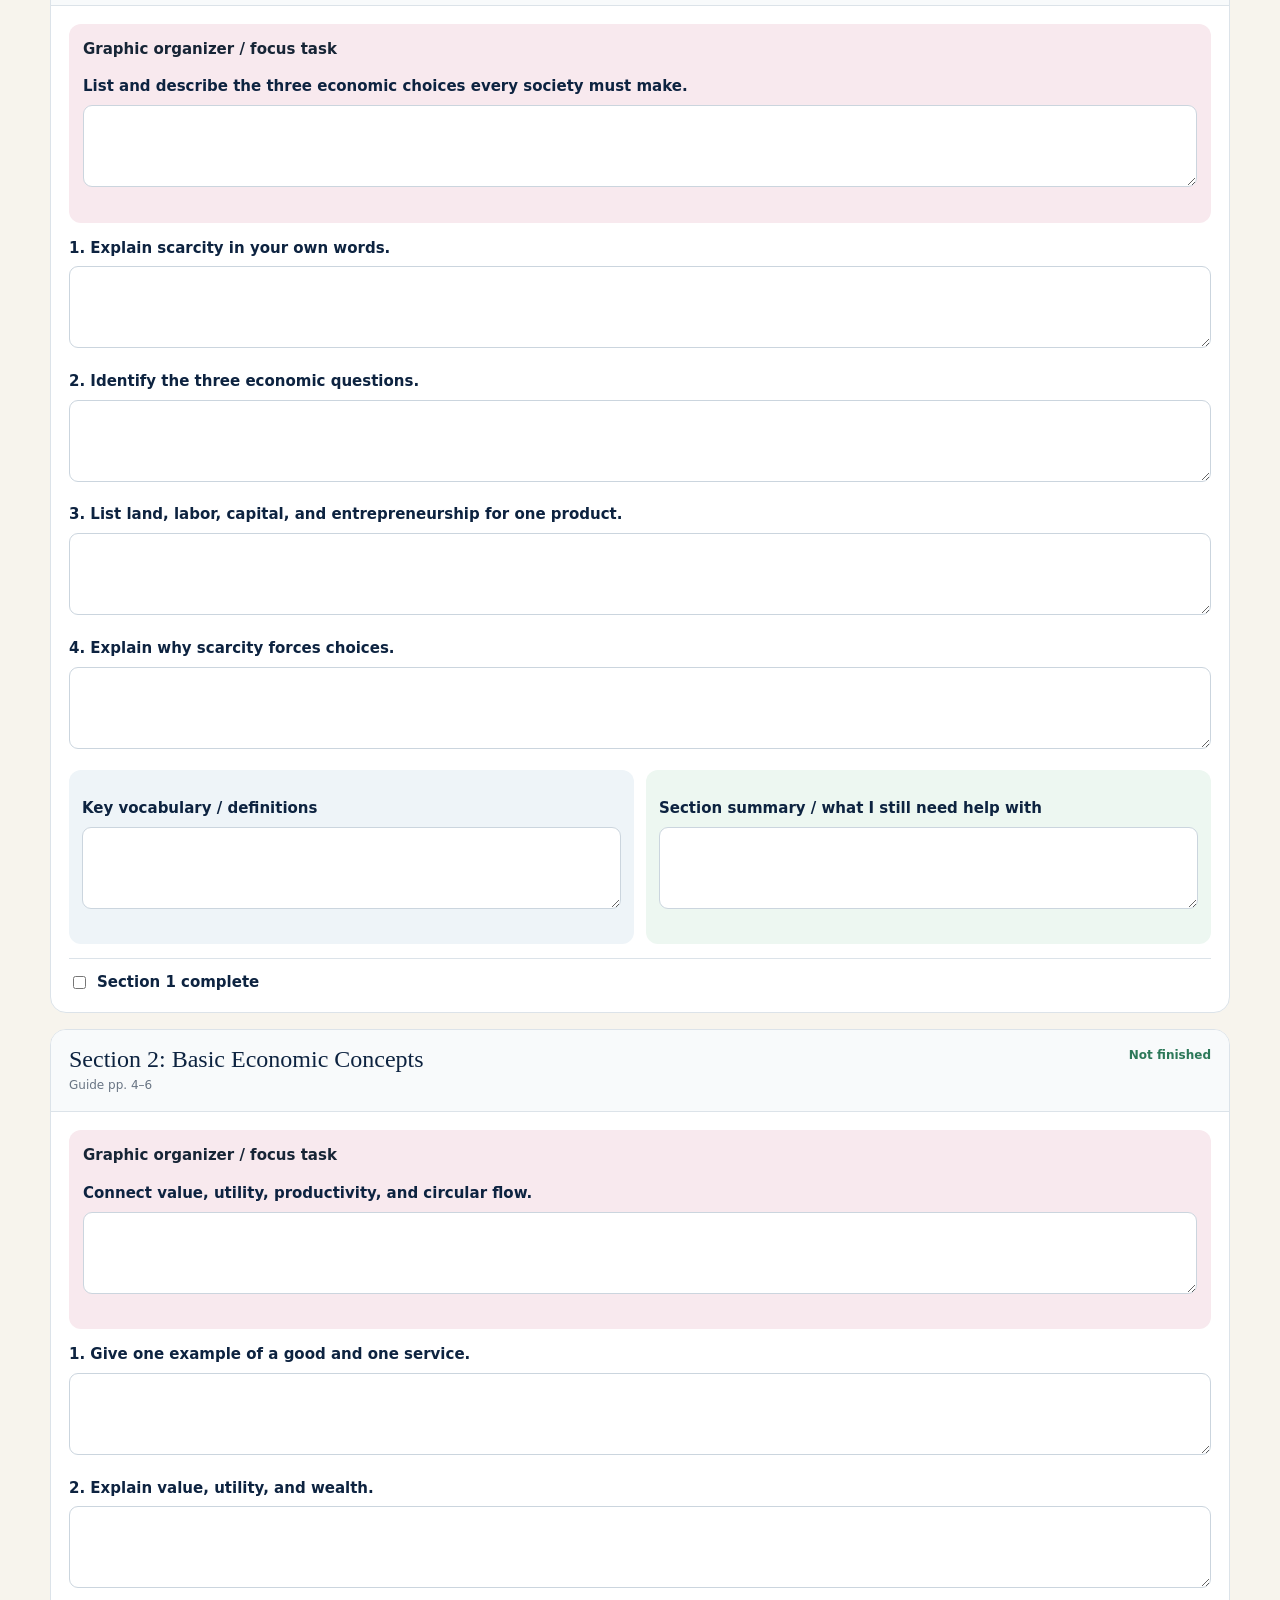
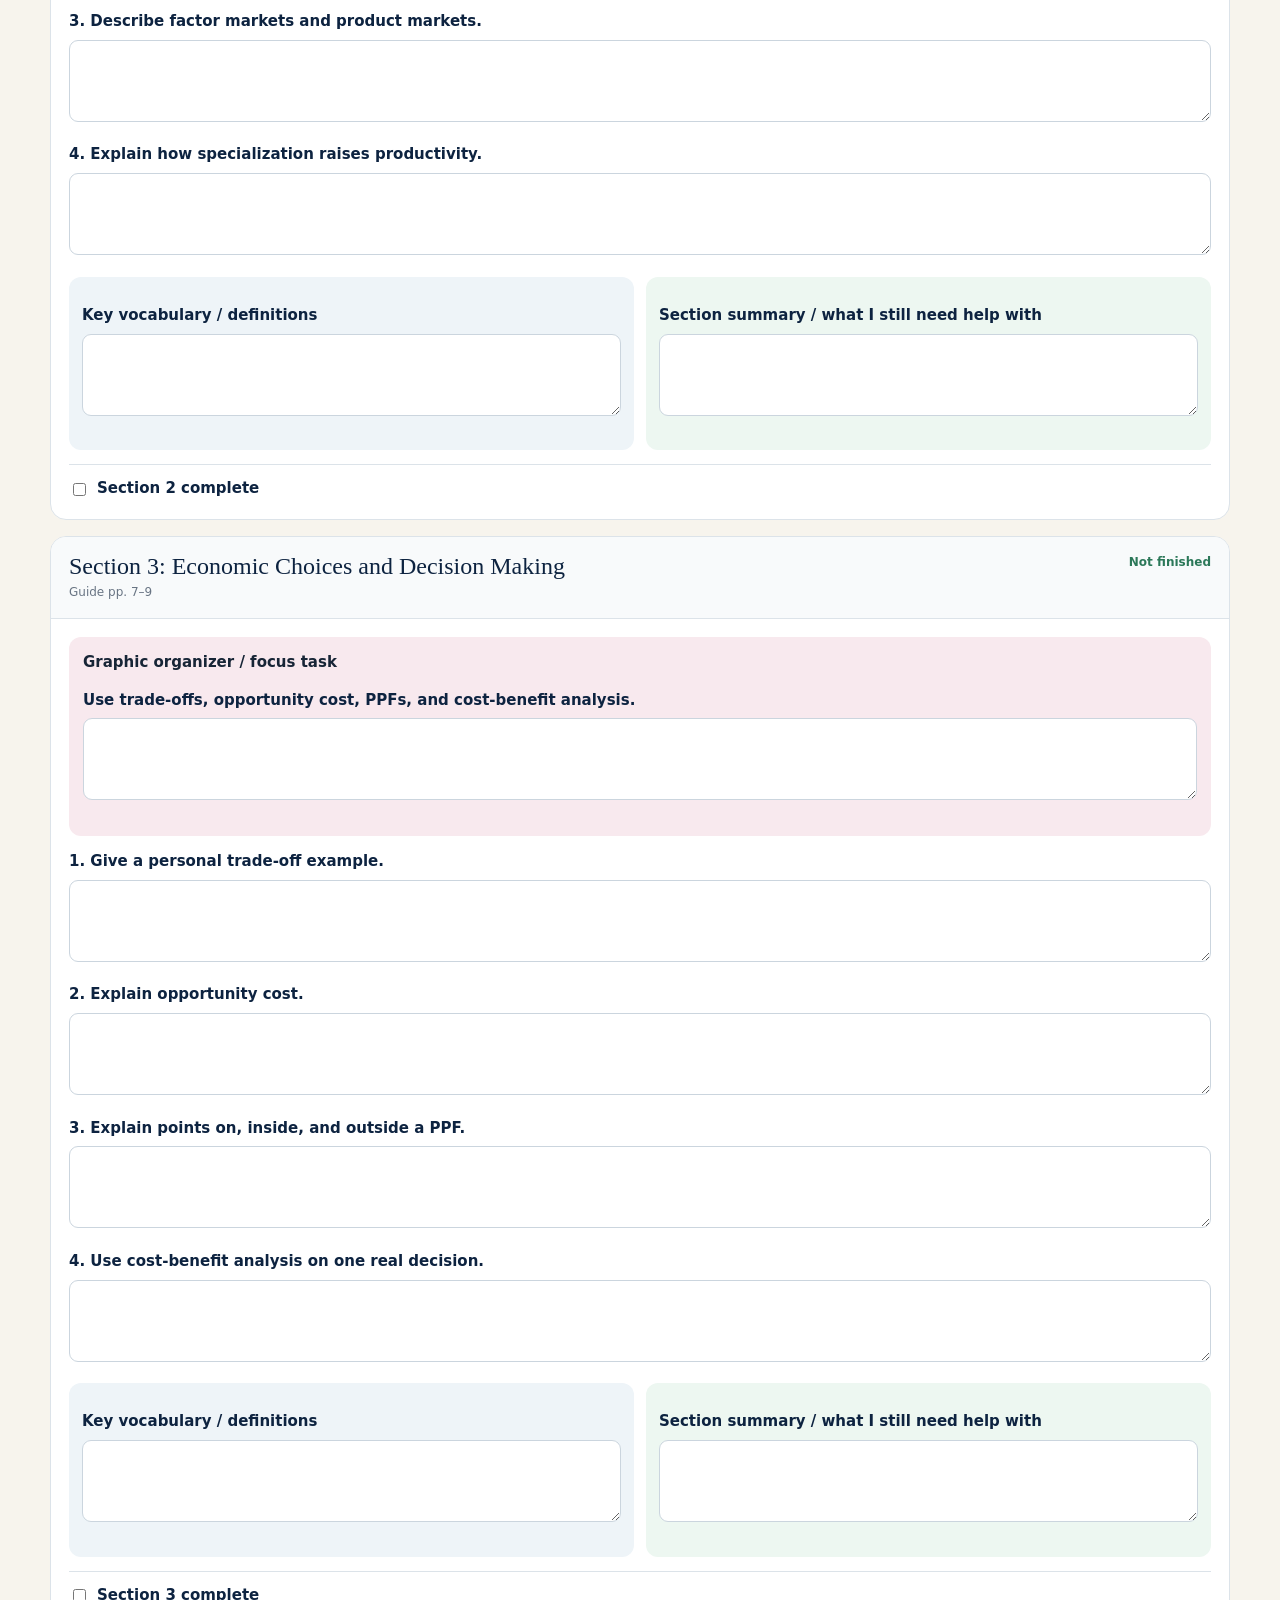
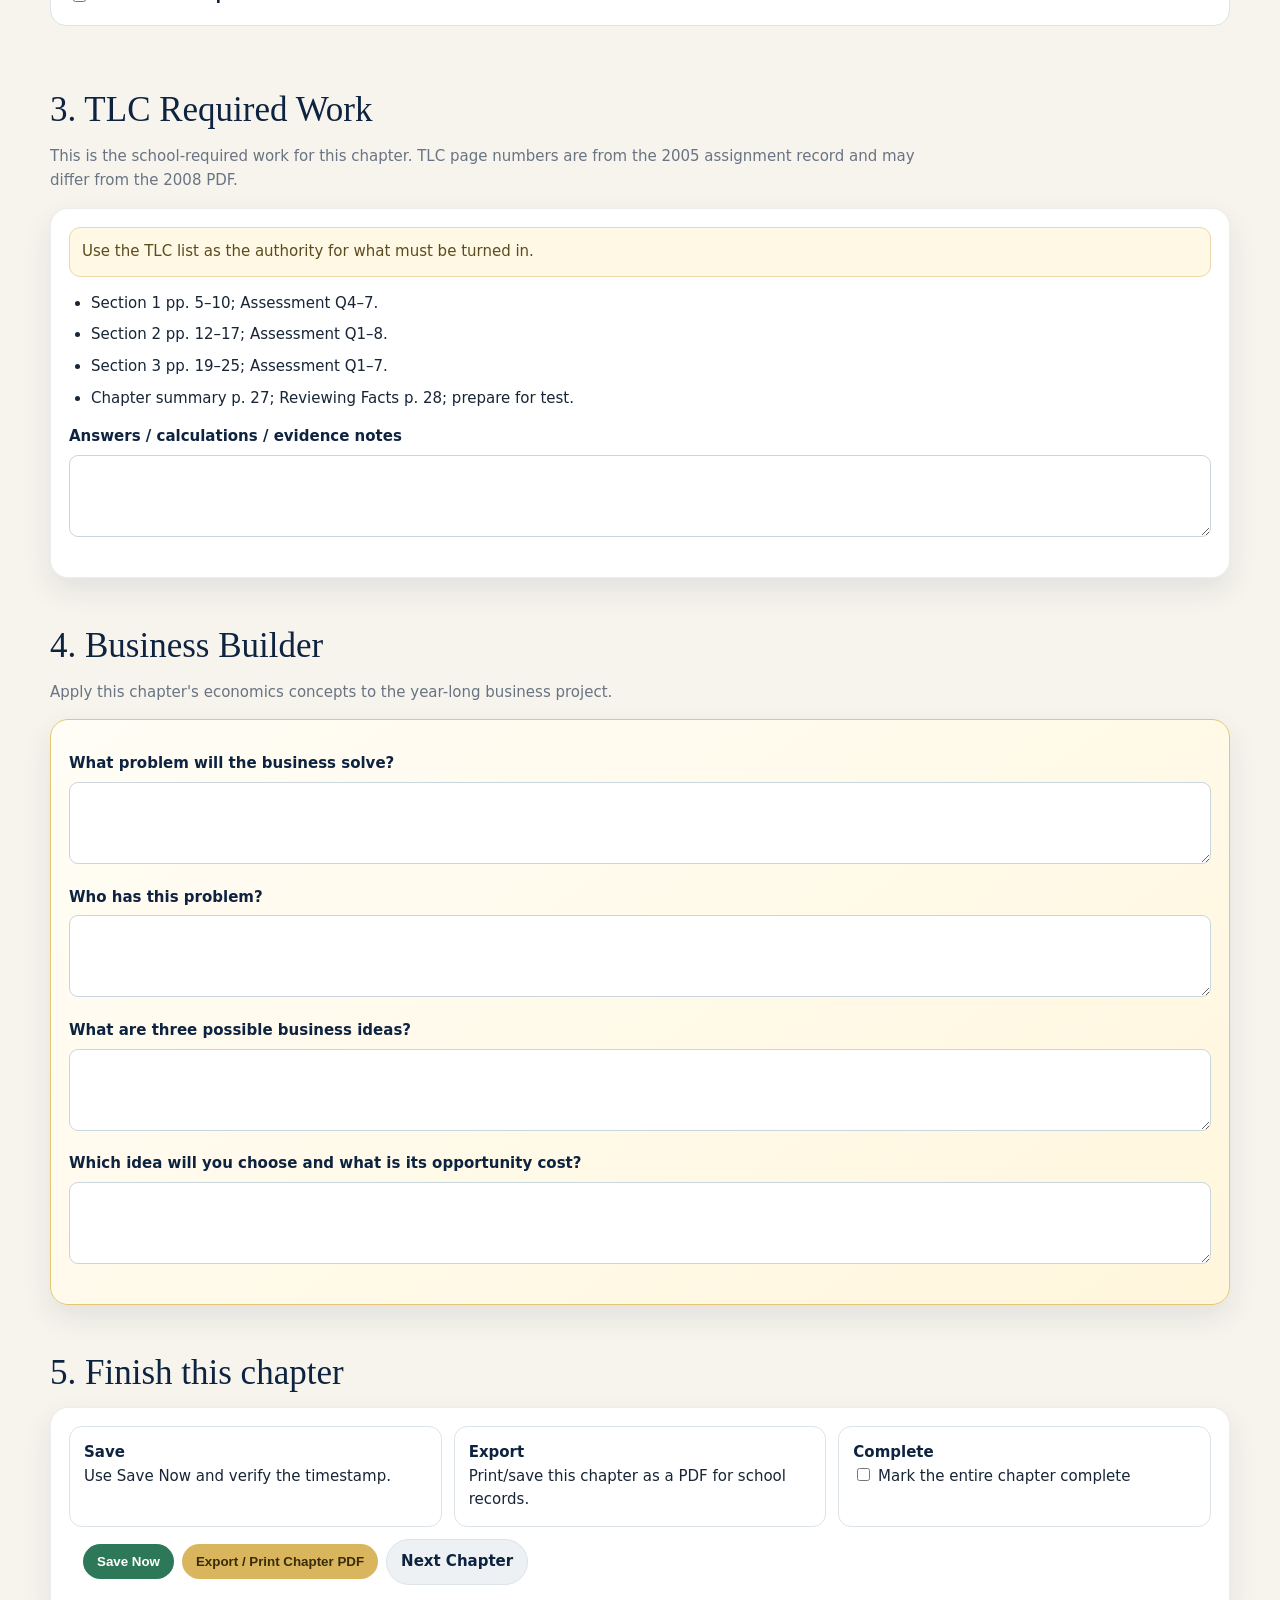
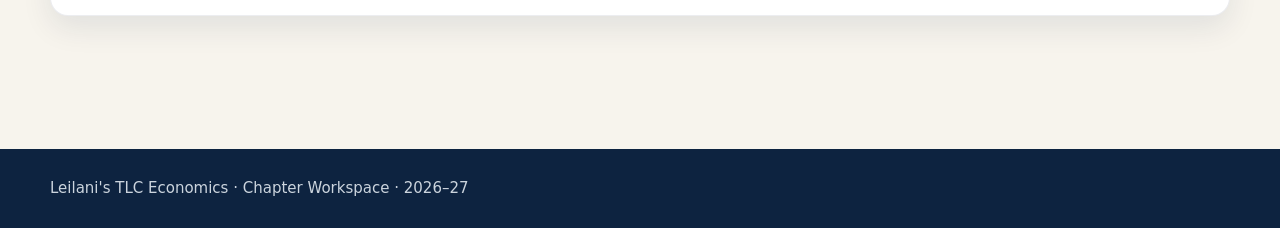
<file: microeconomics/reading-essentials.html>
<!doctype html><html><head><meta charset="utf-8"><meta name="viewport" content="width=device-width,initial-scale=1"><title>Opening Reading Essentials Worksheets</title><script>const h=location.hash.match(/ch(\d+)/);const ch=h?h[1]:(localStorage.getItem('lei-econ-last-chapter')||'1');location.replace('chapter.html?ch='+encodeURIComponent(ch)+'#notes');</script></head><body><p>Opening the chapter Reading Essentials worksheets…</p></body></html>
</file>
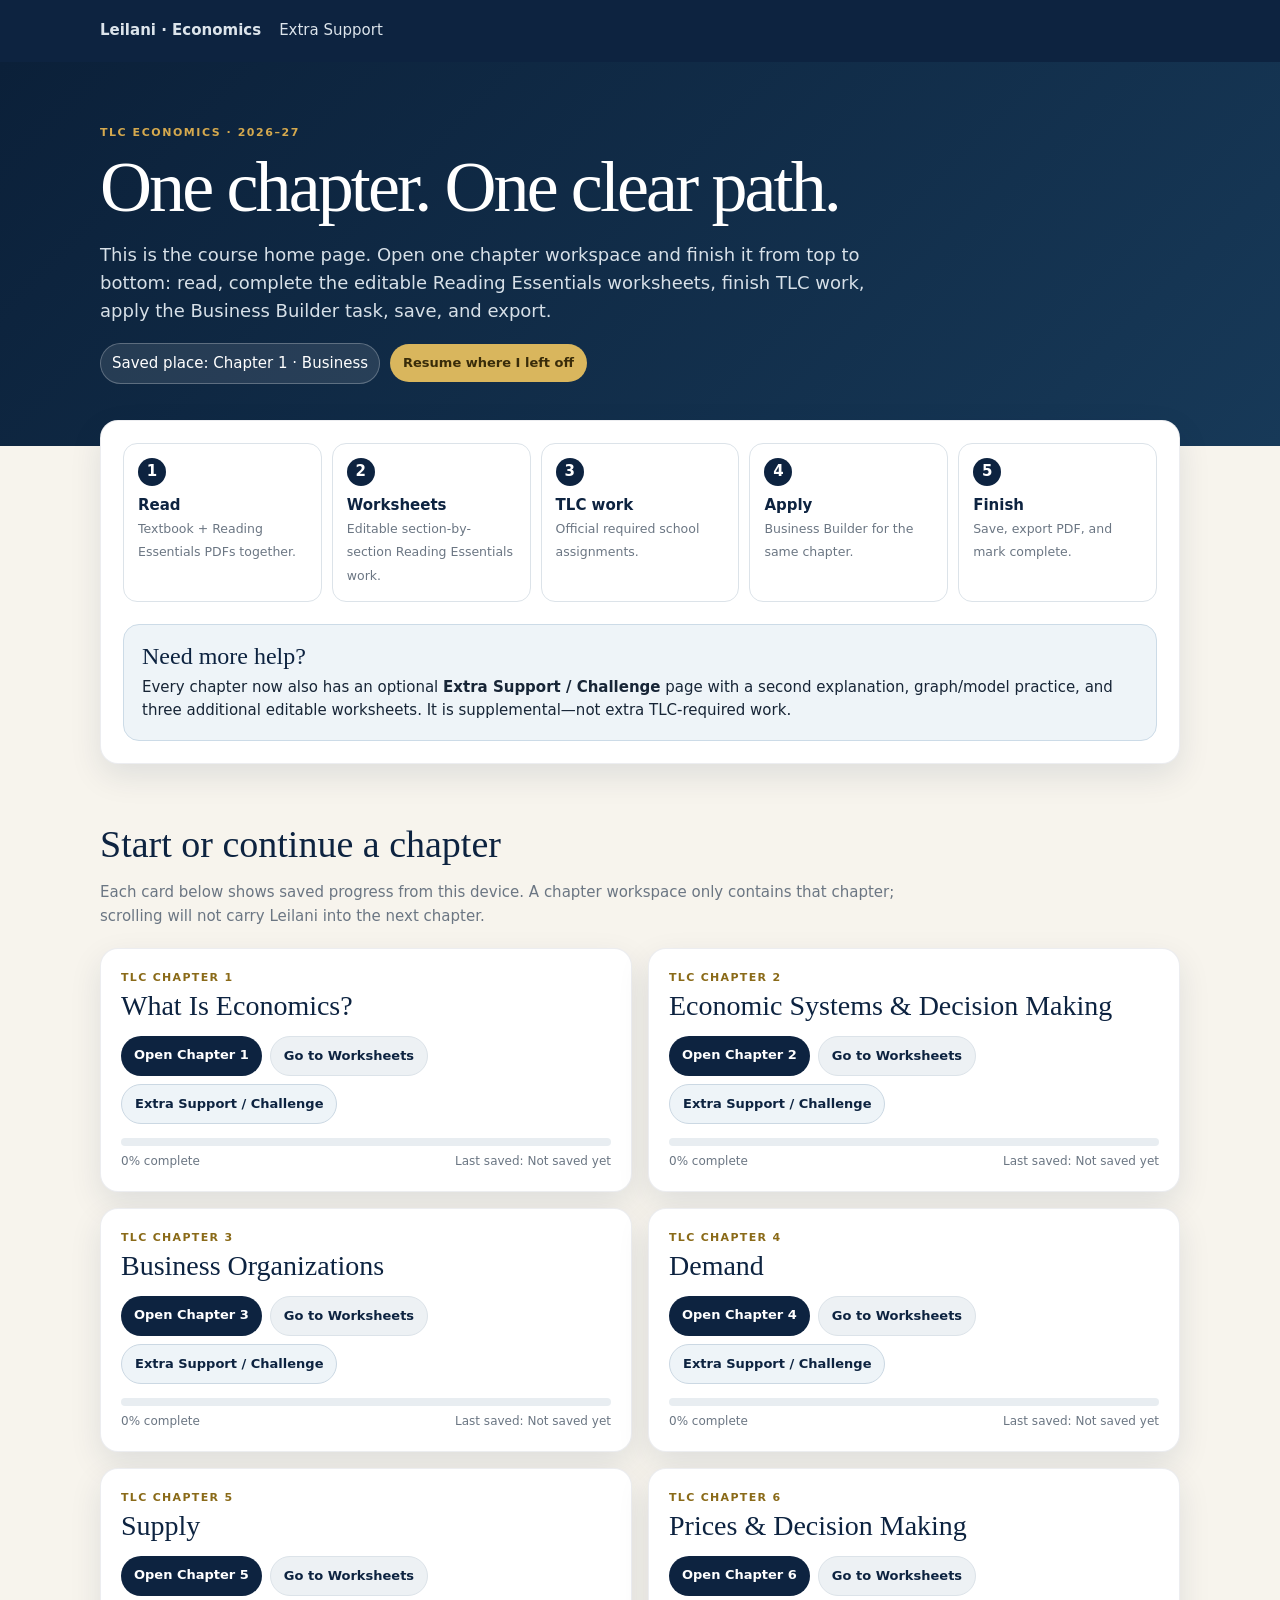
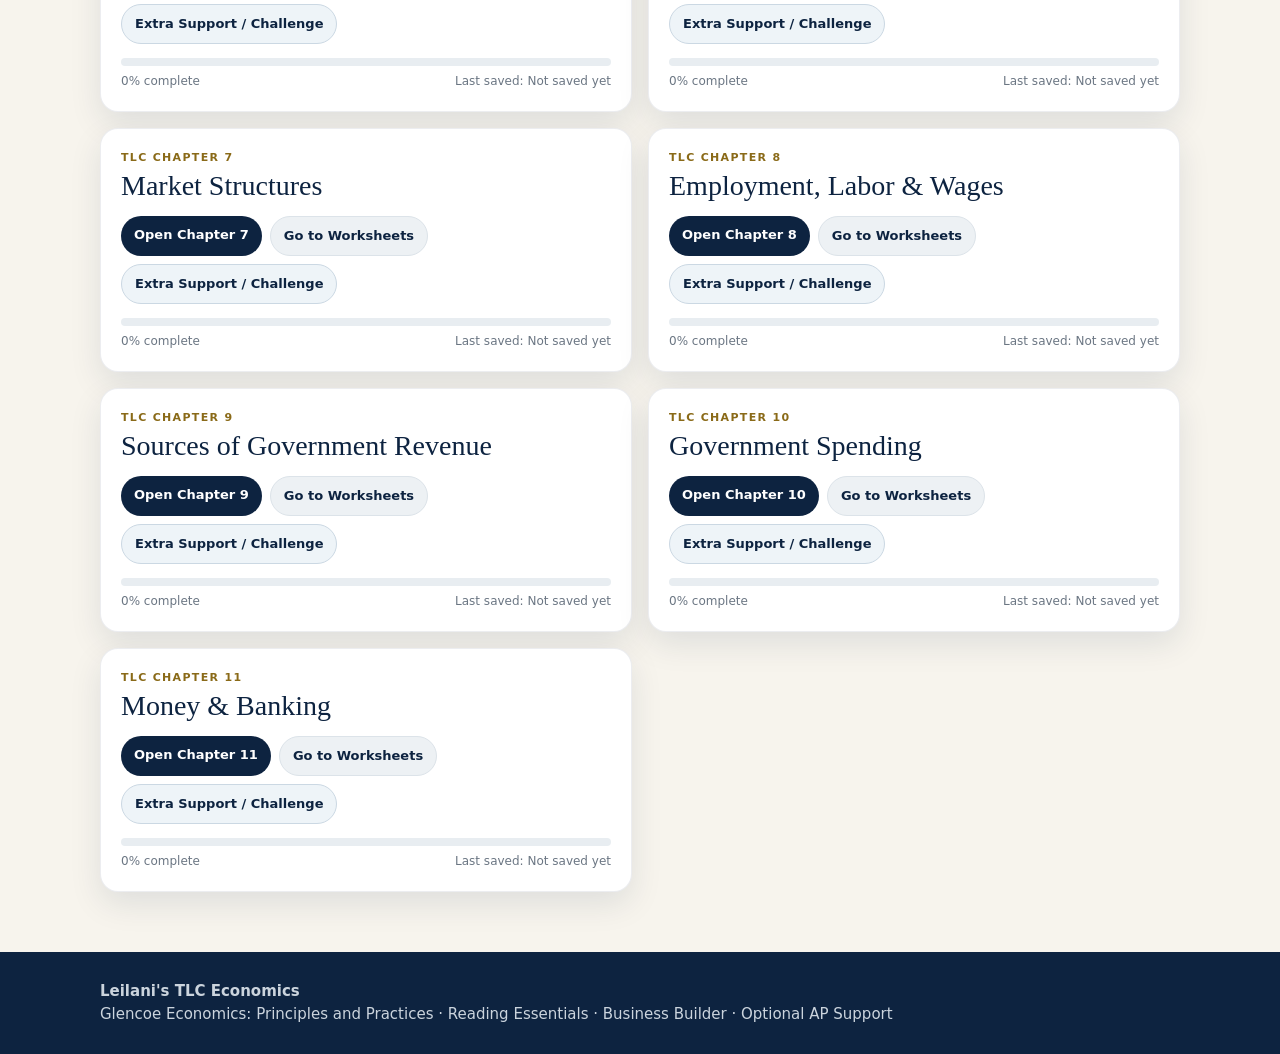
<file: microeconomics/start.html>
<!doctype html><html lang="en"><head><meta charset="utf-8"><meta name="viewport" content="width=device-width,initial-scale=1"><title>Leilani Economics · Start Here</title><style>:root{--n:#0d2340;--n2:#173958;--g:#d5a94e;--bg:#f7f4ed;--ink:#172536;--muted:#6b7683;--line:#dce3e9;--shadow:0 12px 32px rgba(13,35,64,.1)}*{box-sizing:border-box}body{margin:0;background:var(--bg);color:var(--ink);font:15px/1.55 system-ui,-apple-system,Segoe UI,sans-serif}.wrap{width:min(1080px,calc(100% - 28px));margin:auto}nav{background:var(--n);color:#fff;position:sticky;top:0;z-index:20}.nav{min-height:62px;display:flex;align-items:center;gap:18px}.brand{font-weight:900;color:#fff;text-decoration:none}.nav a{color:#dce4eb;text-decoration:none}.hero{background:linear-gradient(135deg,#0b2039,#173958);color:#fff;padding:62px 0}.eyebrow{color:var(--g);text-transform:uppercase;letter-spacing:.14em;font-size:11px;font-weight:900}h1{font:500 clamp(40px,6vw,72px)/1 Georgia,serif;margin:10px 0 16px;letter-spacing:-.04em}.hero p{max-width:800px;color:#d7e0e8;font-size:18px}.resume{display:flex;gap:10px;align-items:center;flex-wrap:wrap;margin-top:18px}.resume .pill{background:rgba(255,255,255,.1);border:1px solid rgba(255,255,255,.25);border-radius:999px;padding:8px 11px}.card{background:#fff;border:1px solid rgba(13,35,64,.08);border-radius:18px;box-shadow:var(--shadow)}.flow{margin-top:-26px}.flowCard{padding:22px}.flowGrid{display:grid;grid-template-columns:repeat(5,1fr);gap:10px}.step{border:1px solid var(--line);border-radius:14px;padding:14px}.num{width:28px;height:28px;border-radius:50%;display:grid;place-items:center;background:var(--n);color:#fff;font-weight:900;margin-bottom:8px}.step b{display:block;color:var(--n)}.step small{color:var(--muted)}.section{padding:58px 0 0}.section h2{font:500 38px Georgia,serif;color:var(--n);margin:0 0 8px}.intro{color:var(--muted);max-width:850px}.chapters{display:grid;grid-template-columns:repeat(2,1fr);gap:16px;margin-top:20px}.chapter{padding:20px}.chapter h3{font:500 28px Georgia,serif;color:var(--n);margin:4px 0}.tag{font-size:11px;font-weight:900;letter-spacing:.12em;color:#8a6a18;text-transform:uppercase}.buttons{display:flex;gap:8px;flex-wrap:wrap;margin-top:14px}.btn{display:inline-block;text-decoration:none;border-radius:999px;padding:9px 13px;background:var(--n);color:#fff;font-weight:850;font-size:13px}.btn.alt{background:#edf1f4;color:var(--n);border:1px solid var(--line)}.btn.gold{background:#d9b65d;color:#392c0a}.btn.support{background:#eef4f8;color:var(--n);border:1px solid #cbd8e3}.prog{margin-top:14px}.pbar{height:8px;background:#e8edf1;border-radius:999px;overflow:hidden}.pfill{height:100%;background:var(--g);width:0}.prow{display:flex;justify-content:space-between;gap:12px;margin-top:6px;font-size:12px;color:var(--muted)}.supportNote{margin-top:22px;padding:18px;background:#eef4f8;border:1px solid #ccdbe7;border-radius:16px}.supportNote h3{margin:0 0 6px;color:var(--n);font:500 24px Georgia,serif}footer{margin-top:60px;background:var(--n);color:#cbd4dd;padding:28px 0}@media(max-width:850px){.flowGrid{grid-template-columns:1fr 1fr}.chapters{grid-template-columns:1fr}}@media(max-width:520px){.flowGrid{grid-template-columns:1fr}}</style></head><body><nav><div class="wrap nav"><a class="brand" href="start.html">Leilani · Economics</a><a href="ap-support.html">Extra Support</a></div></nav><header class="hero"><div class="wrap"><div class="eyebrow">TLC Economics · 2026–27</div><h1>One chapter. One clear path.</h1><p>This is the course home page. Open one chapter workspace and finish it from top to bottom: read, complete the editable Reading Essentials worksheets, finish TLC work, apply the Business Builder task, save, and export.</p><div class="resume"><span class="pill" id="resumeText">No saved position yet</span><a class="btn gold" id="resumeBtn" href="chapter.html?ch=1#read">Resume where I left off</a></div></div></header><div class="flow"><div class="wrap"><div class="card flowCard"><div class="flowGrid"><div class="step"><div class="num">1</div><b>Read</b><small>Textbook + Reading Essentials PDFs together.</small></div><div class="step"><div class="num">2</div><b>Worksheets</b><small>Editable section-by-section Reading Essentials work.</small></div><div class="step"><div class="num">3</div><b>TLC work</b><small>Official required school assignments.</small></div><div class="step"><div class="num">4</div><b>Apply</b><small>Business Builder for the same chapter.</small></div><div class="step"><div class="num">5</div><b>Finish</b><small>Save, export PDF, and mark complete.</small></div></div><div class="supportNote"><h3>Need more help?</h3><div>Every chapter now also has an optional <b>Extra Support / Challenge</b> page with a second explanation, graph/model practice, and three additional editable worksheets. It is supplemental—not extra TLC-required work.</div></div></div></div></div><section class="section"><div class="wrap"><h2>Start or continue a chapter</h2><p class="intro">Each card below shows saved progress from this device. A chapter workspace only contains that chapter; scrolling will not carry Leilani into the next chapter.</p><div class="chapters" id="chapters"></div></div></section><footer><div class="wrap"><b>Leilani's TLC Economics</b><br>Glencoe Economics: Principles and Practices · Reading Essentials · Business Builder · Optional AP Support</div></footer><script>const titles=['What Is Economics?','Economic Systems & Decision Making','Business Organizations','Demand','Supply','Prices & Decision Making','Market Structures','Employment, Labor & Wages','Sources of Government Revenue','Government Spending','Money & Banking'];const host=document.getElementById('chapters');function chapterPct(n){const p=`lei-econ-ch${n}-`;let sec=0;for(let i=0;i<3;i++)if(localStorage.getItem(p+'section-'+i)==='1')sec++;const done=localStorage.getItem(p+'done')==='1'?1:0;return Math.round(((sec+done)/4)*100)}titles.forEach((t,i)=>{const n=i+1,p=chapterPct(n),saved=localStorage.getItem(`lei-econ-ch${n}-saved`)||'Not saved yet';host.insertAdjacentHTML('beforeend',`<div class="card chapter"><div class="tag">TLC Chapter ${n}</div><h3>${t}</h3><div class="buttons"><a class="btn" href="chapter.html?ch=${n}#read">Open Chapter ${n}</a><a class="btn alt" href="chapter.html?ch=${n}#notes">Go to Worksheets</a><a class="btn support" href="ap-support.html?ch=${n}">Extra Support / Challenge</a></div><div class="prog"><div class="pbar"><div class="pfill" style="width:${p}%"></div></div><div class="prow"><span>${p}% complete</span><span>Last saved: ${saved}</span></div></div></div>`)});const last=Math.min(11,Math.max(1,parseInt(localStorage.getItem('lei-econ-last-chapter')||'1'))),pre=`lei-econ-ch${last}-`,step=localStorage.getItem(pre+'last-step')||'read',si=parseInt(localStorage.getItem(pre+'last-section')||'0');const label=step==='notes'?`Worksheets · Section ${si+1}`:step.charAt(0).toUpperCase()+step.slice(1);document.getElementById('resumeText').textContent=`Saved place: Chapter ${last} · ${label}`;document.getElementById('resumeBtn').href=step==='notes'?`chapter.html?ch=${last}#ws${si}`:`chapter.html?ch=${last}#${step}`;</script></body></html>
</file>
<file: styles.css>
:root{--ink:#1e1d1a;--paper:#f5f0e7;--card:#fffdf8;--muted:#6f6b63;--line:#d8d0c3;--accent:#b34a2f;--gold:#d59b45;--sage:#82927a;--blue:#5c7181}
*{box-sizing:border-box}html{scroll-behavior:smooth}body{margin:0;background:var(--paper);color:var(--ink);font-family:"DM Sans",sans-serif;line-height:1.55}
a{color:inherit}.topbar{position:sticky;top:0;z-index:20;display:flex;align-items:center;justify-content:space-between;padding:16px clamp(22px,5vw,72px);background:rgba(245,240,231,.91);backdrop-filter:blur(14px);border-bottom:1px solid rgba(30,29,26,.09)}
.brand{display:flex;align-items:center;gap:10px;text-decoration:none;font-weight:700}.brand-mark{display:grid;place-items:center;width:34px;height:34px;border-radius:50%;background:var(--ink);color:var(--paper);font-family:"Playfair Display",serif;font-style:italic}
nav{display:flex;align-items:center;gap:24px}nav a{text-decoration:none;font-size:14px;color:var(--muted)}nav a:hover{color:var(--ink)}
.pill-btn,.primary-btn{border:0;border-radius:999px;background:var(--ink);color:white;padding:12px 18px;font:600 14px inherit;text-decoration:none;cursor:pointer}.pill-btn:hover,.primary-btn:hover{transform:translateY(-1px)}
.hero{min-height:720px;display:grid;grid-template-columns:1.05fr .95fr;align-items:center;gap:5vw;padding:70px clamp(22px,7vw,110px) 90px;overflow:hidden}
.eyebrow{font-size:12px;letter-spacing:.18em;font-weight:700;color:var(--accent)}.hero h1,.section h2,.dialog-hero h2,.progress-panel h2{font-family:"Playfair Display",serif;font-size:clamp(54px,7vw,104px);line-height:.92;letter-spacing:-.045em;margin:18px 0 24px}.hero h1 em{color:var(--accent);font-weight:600}.hero-copy>p{max-width:620px;font-size:19px;color:var(--muted)}
.hero-actions{display:flex;align-items:center;gap:24px;margin:34px 0}.primary-btn{padding:14px 22px}.text-link{text-decoration:none;font-weight:600}.student-chip{display:inline-block;margin-top:24px;padding:8px 12px;border:1px solid var(--line);border-radius:999px;font-size:13px;color:var(--muted)}
.hero-art{position:relative;min-height:560px}.paper{position:absolute;inset:0 5% 0 8%;background:#eee4d3;border:1px solid #d1c5b1;box-shadow:0 24px 60px rgba(63,51,34,.18);transform:rotate(3deg);overflow:hidden}.paper:before{content:"";position:absolute;inset:0;background:repeating-linear-gradient(0deg,rgba(70,55,34,.035) 0 1px,transparent 1px 5px);mix-blend-mode:multiply}.paper svg{width:100%;height:100%;padding:35px;color:#3e3b35}.scribble{position:absolute;left:45px;bottom:28px;font-family:"Playfair Display";font-style:italic;color:#756d62}
.paint-dot{position:absolute;border-radius:50%;filter:blur(.2px);opacity:.92}.dot-a{width:82px;height:82px;background:var(--accent);right:0;top:15%}.dot-b{width:42px;height:42px;background:var(--gold);left:0;bottom:20%}.dot-c{width:25px;height:25px;background:var(--sage);right:10%;bottom:8%}
.section{padding:95px clamp(22px,7vw,110px)}.course-overview{background:#ece5d9}.section-heading{display:flex;align-items:end;justify-content:space-between;gap:40px;margin-bottom:48px}.section-heading h2,.portfolio-copy h2{font-size:clamp(42px,5vw,68px);margin:8px 0 0}.section-heading>p{max-width:480px;color:var(--muted)}
.quarter-grid{display:grid;grid-template-columns:repeat(4,1fr);gap:16px}.quarter-grid article{background:var(--card);padding:28px;border:1px solid var(--line);min-height:190px}.quarter-grid span{font-family:"Playfair Display",serif;font-size:34px;color:var(--accent)}.quarter-grid h3{font-size:20px;margin:28px 0 8px}.quarter-grid p{font-size:14px;color:var(--muted);margin:0}
.info-grid{display:grid;grid-template-columns:1.4fr .8fr 1fr;gap:16px;margin-top:16px}.info-card{background:#1f1e1b;color:#f5f0e7;padding:28px;min-height:280px}.info-card h3{font-family:"Playfair Display";font-size:26px;margin:0 0 22px}.info-card ol,.info-card ul{padding-left:20px;color:#d8d0c3}.info-card li{margin-bottom:10px}.grade-row{display:flex;justify-content:space-between;border-bottom:1px solid #44413c;padding:12px 0}.grade-row strong{color:#e3b76f}
.weeks-section{background:var(--paper)}.controls{display:flex;justify-content:space-between;gap:18px;align-items:center;margin-bottom:30px}.tabs{display:flex;flex-wrap:wrap;gap:8px}.tab{border:1px solid var(--line);background:transparent;border-radius:999px;padding:9px 14px;cursor:pointer}.tab.active{background:var(--ink);color:white;border-color:var(--ink)}.search{display:flex;align-items:center;gap:8px;border:1px solid var(--line);background:var(--card);padding:8px 13px;border-radius:999px}.search input{border:0;outline:0;background:transparent;min-width:210px;font:inherit}
.week-grid{display:grid;grid-template-columns:repeat(3,1fr);gap:14px}.week-card{position:relative;min-height:260px;padding:24px;background:var(--card);border:1px solid var(--line);cursor:pointer;transition:.2s}.week-card:hover{transform:translateY(-3px);box-shadow:0 16px 35px rgba(60,50,35,.09)}.week-card.done{background:#edf0e8}.week-top{display:flex;justify-content:space-between;align-items:center}.week-num{font-size:12px;font-weight:700;letter-spacing:.13em;color:var(--accent)}.done-dot{width:24px;height:24px;border-radius:50%;display:grid;place-items:center;border:1px solid var(--line);font-size:13px}.done .done-dot{background:var(--sage);color:white;border-color:var(--sage)}.week-card h3{font-family:"Playfair Display";font-size:27px;line-height:1.05;margin:38px 0 12px}.week-card p{font-size:14px;color:var(--muted)}.artist-line{position:absolute;bottom:22px;left:24px;right:24px;display:flex;justify-content:space-between;gap:12px;border-top:1px solid var(--line);padding-top:14px;font-size:12px}.artist-line b{font-weight:600}
.portfolio-section{background:#20201d;color:#f4eee4;display:grid;grid-template-columns:1fr 1fr;gap:8vw;align-items:center}.portfolio-copy h2{font-family:"Playfair Display";line-height:1}.portfolio-copy p{max-width:580px;color:#c9c1b5}.portfolio-stats{display:flex;gap:30px;margin-top:40px}.portfolio-stats div{display:flex;flex-direction:column}.portfolio-stats strong{font-family:"Playfair Display";font-size:32px}.portfolio-stats span{font-size:12px;color:#b8b0a6}.portfolio-frame{display:grid;grid-template-columns:1fr 1fr;gap:12px;transform:rotate(2deg)}.mini-card{background:#f4eee4;color:#24231f;padding:25px;min-height:170px;display:flex;flex-direction:column;justify-content:flex-end;box-shadow:0 16px 32px rgba(0,0,0,.12)}.mini-card span{color:var(--accent);font-weight:700;margin-bottom:auto}.mini-card b{font-family:"Playfair Display";font-size:20px}.mini-card small{color:var(--muted)}
footer{display:flex;justify-content:space-between;gap:30px;padding:36px clamp(22px,7vw,110px);background:#151512;color:#d8d0c3;font-size:13px;border-top:1px solid #33312c}footer div{display:flex;flex-direction:column}
dialog{width:min(1040px,94vw);max-height:92vh;border:0;padding:0;background:var(--paper);color:var(--ink);box-shadow:0 35px 100px rgba(0,0,0,.3)}dialog::backdrop{background:rgba(20,19,17,.68);backdrop-filter:blur(4px)}.dialog-close{position:fixed;z-index:5;right:max(4vw,25px);top:max(5vh,24px);width:42px;height:42px;border-radius:50%;border:0;background:#fff;box-shadow:0 4px 16px rgba(0,0,0,.12);font-size:28px;cursor:pointer}
.dialog-hero{display:grid;grid-template-columns:1.1fr .9fr;min-height:390px;background:#e9dfd1}.dialog-hero-copy{padding:50px}.dialog-hero h2{font-size:54px;margin:12px 0 16px}.dialog-hero p{color:var(--muted)}.dialog-image{min-height:340px;background:#d8d0c3;overflow:hidden}.dialog-image img{width:100%;height:100%;object-fit:cover;display:block}.dialog-image .fallback{display:none;height:100%;place-items:center;padding:30px;font-family:"Playfair Display";font-size:32px;text-align:center;color:#6d6459}
.dialog-body{padding:48px 50px}.artist-box{display:grid;grid-template-columns:180px 1fr;gap:26px;padding:24px 0;border-bottom:1px solid var(--line)}.artist-box h3,.lesson-block h3{font-family:"Playfair Display";font-size:26px;margin:0 0 8px}.artist-meta{color:var(--accent);font-size:13px}.lesson-grid{display:grid;grid-template-columns:1fr 1fr;gap:32px;margin-top:34px}.lesson-block{padding-top:12px}.lesson-block p{color:var(--muted)}.lesson-block ol,.lesson-block ul{padding-left:20px}.lesson-block li{margin-bottom:10px}.assignment-box{background:#fffdf8;border:1px solid var(--line);padding:24px;margin-top:32px}.assignment-box h3{font-family:"Playfair Display";font-size:28px;margin-top:0}.meta-row{display:flex;gap:12px;flex-wrap:wrap;margin-top:18px}.meta-chip{border:1px solid var(--line);border-radius:999px;padding:7px 10px;font-size:12px;color:var(--muted)}
.complete-btn{width:100%;margin-top:30px;padding:16px;border:0;background:var(--ink);color:white;font:600 15px inherit;cursor:pointer}.complete-btn.completed{background:var(--sage)}
.progress-panel{padding:55px}.progress-panel h2{font-size:52px;margin:10px 0}.progress-big{display:flex;align-items:baseline;gap:12px;margin-top:26px}.progress-big strong{font-family:"Playfair Display";font-size:56px}.progress-big span{color:var(--muted)}.progress-bar{height:12px;background:#ddd5c8;margin:12px 0 30px}.progress-bar i{display:block;height:100%;width:0;background:var(--sage);transition:.3s}.progress-list{display:grid;grid-template-columns:repeat(3,1fr);gap:8px}.progress-item{padding:10px;border:1px solid var(--line);font-size:12px}.progress-item.done{background:#e3e9dd;border-color:#c5d0bd}
@media(max-width:900px){nav a{display:none}.hero{grid-template-columns:1fr;padding-top:50px}.hero-art{min-height:430px}.section-heading{align-items:start;flex-direction:column}.quarter-grid{grid-template-columns:1fr 1fr}.info-grid{grid-template-columns:1fr}.week-grid{grid-template-columns:1fr 1fr}.portfolio-section{grid-template-columns:1fr}.dialog-hero{grid-template-columns:1fr}.dialog-image{height:320px}.lesson-grid{grid-template-columns:1fr}}
@media(max-width:620px){.hero h1{font-size:58px}.hero{min-height:auto;padding-bottom:55px}.hero-actions{align-items:flex-start;flex-direction:column}.quarter-grid,.week-grid,.portfolio-frame{grid-template-columns:1fr}.controls{align-items:stretch;flex-direction:column}.search input{width:100%}.artist-box{grid-template-columns:1fr}.dialog-hero-copy,.dialog-body,.progress-panel{padding:32px 24px}.dialog-hero h2{font-size:42px}.progress-list{grid-template-columns:1fr 1fr}.portfolio-stats{flex-wrap:wrap}footer{flex-direction:column}}


/* ===== Art Academy TLC V2 learning experience ===== */
.dashboard-section{padding-top:28px;padding-bottom:28px;background:var(--paper)}
.dashboard-card{display:grid;grid-template-columns:1.3fr .7fr;gap:32px;align-items:center;background:var(--card);border:1px solid var(--line);padding:30px 34px}
.dashboard-card h2{font-family:"Playfair Display";font-size:42px;line-height:1;margin:8px 0 10px}
.dashboard-card p{margin:0;max-width:680px;color:var(--muted)}
.dashboard-progress{display:flex;align-items:center;justify-content:flex-end;gap:24px}
.dashboard-ring{width:118px;height:118px;border-radius:50%;border:10px solid #e4ddd1;display:grid;place-items:center;align-content:center}
.dashboard-ring strong{font-family:"Playfair Display";font-size:30px;line-height:1}
.dashboard-ring span{font-size:11px;color:var(--muted)}
.dashboard-actions{display:flex;flex-direction:column;gap:9px}
.week-jump{grid-column:1/-1;border-top:1px solid var(--line);padding-top:20px;display:grid;gap:10px}
.week-jump-actions{display:flex;gap:10px;align-items:end;flex-wrap:wrap}
.week-jump button,.week-jump select{min-height:44px;border:1px solid var(--line);background:#fff;padding:10px 14px;font:inherit;color:var(--ink);cursor:pointer}
.week-jump button{font-weight:700}
.week-jump label{display:grid;gap:5px;min-width:min(100%,330px)}
.week-jump label span,.week-jump small{font-size:12px;color:var(--muted)}
.ghost-btn{border:1px solid var(--line);background:transparent;border-radius:999px;padding:11px 17px;font:600 13px inherit;cursor:pointer}
.lesson-kicker{color:var(--accent);font-size:12px;font-weight:700;letter-spacing:.16em}
.lesson-section{padding:34px 0;border-top:1px solid var(--line)}
.lesson-section:first-of-type{border-top:0}
.lesson-section h3{font-family:"Playfair Display";font-size:30px;margin:0 0 10px}
.lesson-section>p{color:var(--muted);max-width:800px}
.elements-grid,.notice-grid,.rubric-grid{display:grid;grid-template-columns:repeat(2,1fr);gap:12px;margin-top:18px}
.elements-grid{grid-template-columns:repeat(4,1fr)}
.element-card{min-height:178px;border:1px solid var(--line);background:#fffdf8;padding:16px;display:flex;flex-direction:column;justify-content:space-between}
.element-icon{height:70px;display:grid;place-items:center;background:#eee6da;margin-bottom:14px;overflow:hidden}
.element-icon svg{width:100%;height:100%}
.element-card b{font-family:"Playfair Display";font-size:21px}
.element-card p{font-size:12px;color:var(--muted);margin:6px 0 0}
.look-closer{display:grid;grid-template-columns:1fr 1fr;gap:18px;align-items:start}
.look-image{background:#ddd4c7;min-height:340px;overflow:hidden}
.look-image img{width:100%;height:100%;object-fit:cover}
.notice-card,.rubric-card{background:#fffdf8;border:1px solid var(--line);padding:18px}
.notice-card strong{display:block;margin-bottom:6px}
.notice-card p,.rubric-card p{font-size:13px;color:var(--muted);margin:0}
.demo-strip{display:grid;grid-template-columns:repeat(4,1fr);gap:12px;margin-top:18px}
.demo-step{background:#1f1e1b;color:#f4eee4;padding:18px;min-height:155px}
.demo-step span{display:block;color:#d7a75f;font-size:12px;font-weight:700;margin-bottom:25px}
.demo-step b{font-family:"Playfair Display";font-size:19px}
.demo-step p{font-size:12px;color:#d4cdc2}
.lesson-nav{display:flex;justify-content:space-between;gap:12px;margin-top:30px}
.lesson-nav button{border:1px solid var(--line);background:var(--card);padding:13px 18px;font:600 14px inherit;cursor:pointer}
.lesson-nav button:disabled{opacity:.35;cursor:not-allowed}
.lesson-nav .next{background:var(--ink);color:white;border-color:var(--ink)}
.rubric-card strong{display:block;color:var(--accent);font-size:12px;letter-spacing:.08em}
.rubric-card b{display:block;margin:6px 0}
.teacher-note{background:#efe7da;border-left:4px solid var(--gold);padding:18px 20px;margin-top:18px}
.teacher-note strong{display:block;margin-bottom:5px}
.objectives-list{display:grid;grid-template-columns:1fr 1fr;gap:8px 28px;padding-left:20px}
@media(max-width:900px){
  .dashboard-card{grid-template-columns:1fr}.dashboard-progress{justify-content:flex-start}
  .elements-grid{grid-template-columns:1fr 1fr}.look-closer{grid-template-columns:1fr}.demo-strip{grid-template-columns:1fr 1fr}
}
@media(max-width:620px){
  .dashboard-progress{align-items:flex-start;flex-direction:column}
  .week-jump-actions{display:grid;grid-template-columns:1fr 1fr}
  .week-jump label{grid-column:1/-1;min-width:0}
  .week-jump select{width:100%}
  .elements-grid,.notice-grid,.rubric-grid,.demo-strip,.objectives-list{grid-template-columns:1fr}
  .dashboard-card h2{font-size:34px}
}


/* ===== V3: complete 36-week learning system ===== */
.vocab-grid{display:grid;grid-template-columns:repeat(2,1fr);gap:12px;margin-top:18px}
.vocab-card{background:#fffdf8;border:1px solid var(--line);padding:18px}
.vocab-card b{font-family:"Playfair Display";font-size:20px}
.vocab-card p{font-size:13px;color:var(--muted);margin:6px 0 0}
.borrow-box{margin-top:14px;padding:15px 17px;background:#f0e8db;border-left:4px solid var(--accent)}
.borrow-box strong{font-size:12px;letter-spacing:.1em;color:var(--accent);text-transform:uppercase}
.borrow-box p{margin:5px 0 0}
.quiz-list{display:grid;gap:10px;margin-top:16px}
.quiz-item{border:1px solid var(--line);background:#fffdf8;padding:0}
.quiz-item summary{padding:16px 18px;cursor:pointer;font-weight:600}
.quiz-item p{padding:0 18px 16px;margin:0;color:var(--muted)}
.assignment-lead{font-size:18px!important;color:var(--ink)!important;max-width:850px!important}
.success-grid{display:grid;grid-template-columns:repeat(2,1fr);gap:10px;margin-top:16px}
.check-card{display:flex;gap:12px;align-items:flex-start;background:#fffdf8;border:1px solid var(--line);padding:16px;cursor:pointer}
.check-card input{margin-top:4px;accent-color:var(--sage)}
.reflection-card{background:#fffdf8;border:1px solid var(--line);padding:20px}
.reflection-card>p{font-family:"Playfair Display";font-size:22px;margin:0 0 15px}
.reflection-card textarea{width:100%;resize:vertical;border:1px solid var(--line);background:#faf7f1;padding:12px;font:inherit;min-height:100px}
.reflection-card small{display:block;color:var(--muted);margin-top:7px}
.artist-lens .artist-box{border-bottom:0;padding-bottom:0}
@media(max-width:620px){.vocab-grid,.success-grid{grid-template-columns:1fr}}


/* ===== FINAL PRODUCTION POLISH ===== */
:focus-visible{outline:3px solid var(--gold);outline-offset:3px}
button,a,.week-card{transition:transform .18s ease,box-shadow .18s ease,background .18s ease}
.report-actions{margin:0 0 22px}
.quarter-summary{display:grid;grid-template-columns:repeat(4,1fr);gap:8px;margin:0 0 24px}
.quarter-summary article{border:1px solid var(--line);padding:12px;background:#fffdf8;display:flex;flex-direction:column}
.quarter-summary span{font-size:11px;color:var(--muted)}
.quarter-summary strong{font-family:"Playfair Display";font-size:24px}
.quarter-summary small{color:var(--muted)}
.art-fallback{display:none;min-height:340px;place-items:center;align-content:center;text-align:center;padding:30px;font-family:"Playfair Display";font-size:28px;color:#6d6459;background:#e2d9cb}
.art-fallback small{display:block;font-family:"DM Sans";font-size:13px;margin-top:8px;color:var(--muted)}
.look-fallback{min-height:220px;padding:24px;display:grid;place-items:center;align-content:center;gap:8px;text-align:center;background:#e2d9cb;color:#6d6459}
.look-fallback[hidden]{display:none}
.look-fallback strong{font-family:"Playfair Display";font-size:26px}
.look-fallback small{color:var(--muted)}
.dialog-body{scroll-margin-top:20px}
dialog{border-radius:2px}
.progress-item span{font-weight:700;color:var(--accent)}
@media(max-width:700px){
  .quarter-summary{grid-template-columns:1fr 1fr}
  dialog{inset:0;width:100vw;max-width:none;max-height:none;height:100dvh;margin:0;border-radius:0}
  .dialog-close{position:fixed;top:max(12px,env(safe-area-inset-top));right:12px;width:44px;height:44px}
  .dialog-hero{min-height:0}
  .dialog-hero-copy{padding:34px 24px 28px}
  .dialog-hero h2{font-size:clamp(38px,11vw,48px);line-height:.96;overflow-wrap:anywhere}
  .dialog-image{height:230px;min-height:230px}
  .dialog-image .fallback{height:230px;min-height:230px;padding:22px;font-size:27px}
  .look-image img{max-height:360px;object-fit:contain;background:#e2d9cb}
  .look-fallback{min-height:180px}
  .dialog-body{padding-bottom:70px}
}
@media(prefers-reduced-motion:reduce){
  html{scroll-behavior:auto}
  *,*::before,*::after{animation-duration:.01ms!important;transition-duration:.01ms!important}
}
@media print{
  .topbar,.hero-art,.hero-actions,.controls,.pill-btn,.primary-btn,.ghost-btn,footer{display:none!important}
  body{background:#fff}
  .section{padding:22px}
  .week-grid{display:block}
  .week-card{break-inside:avoid;margin-bottom:8px}
}
</file>
